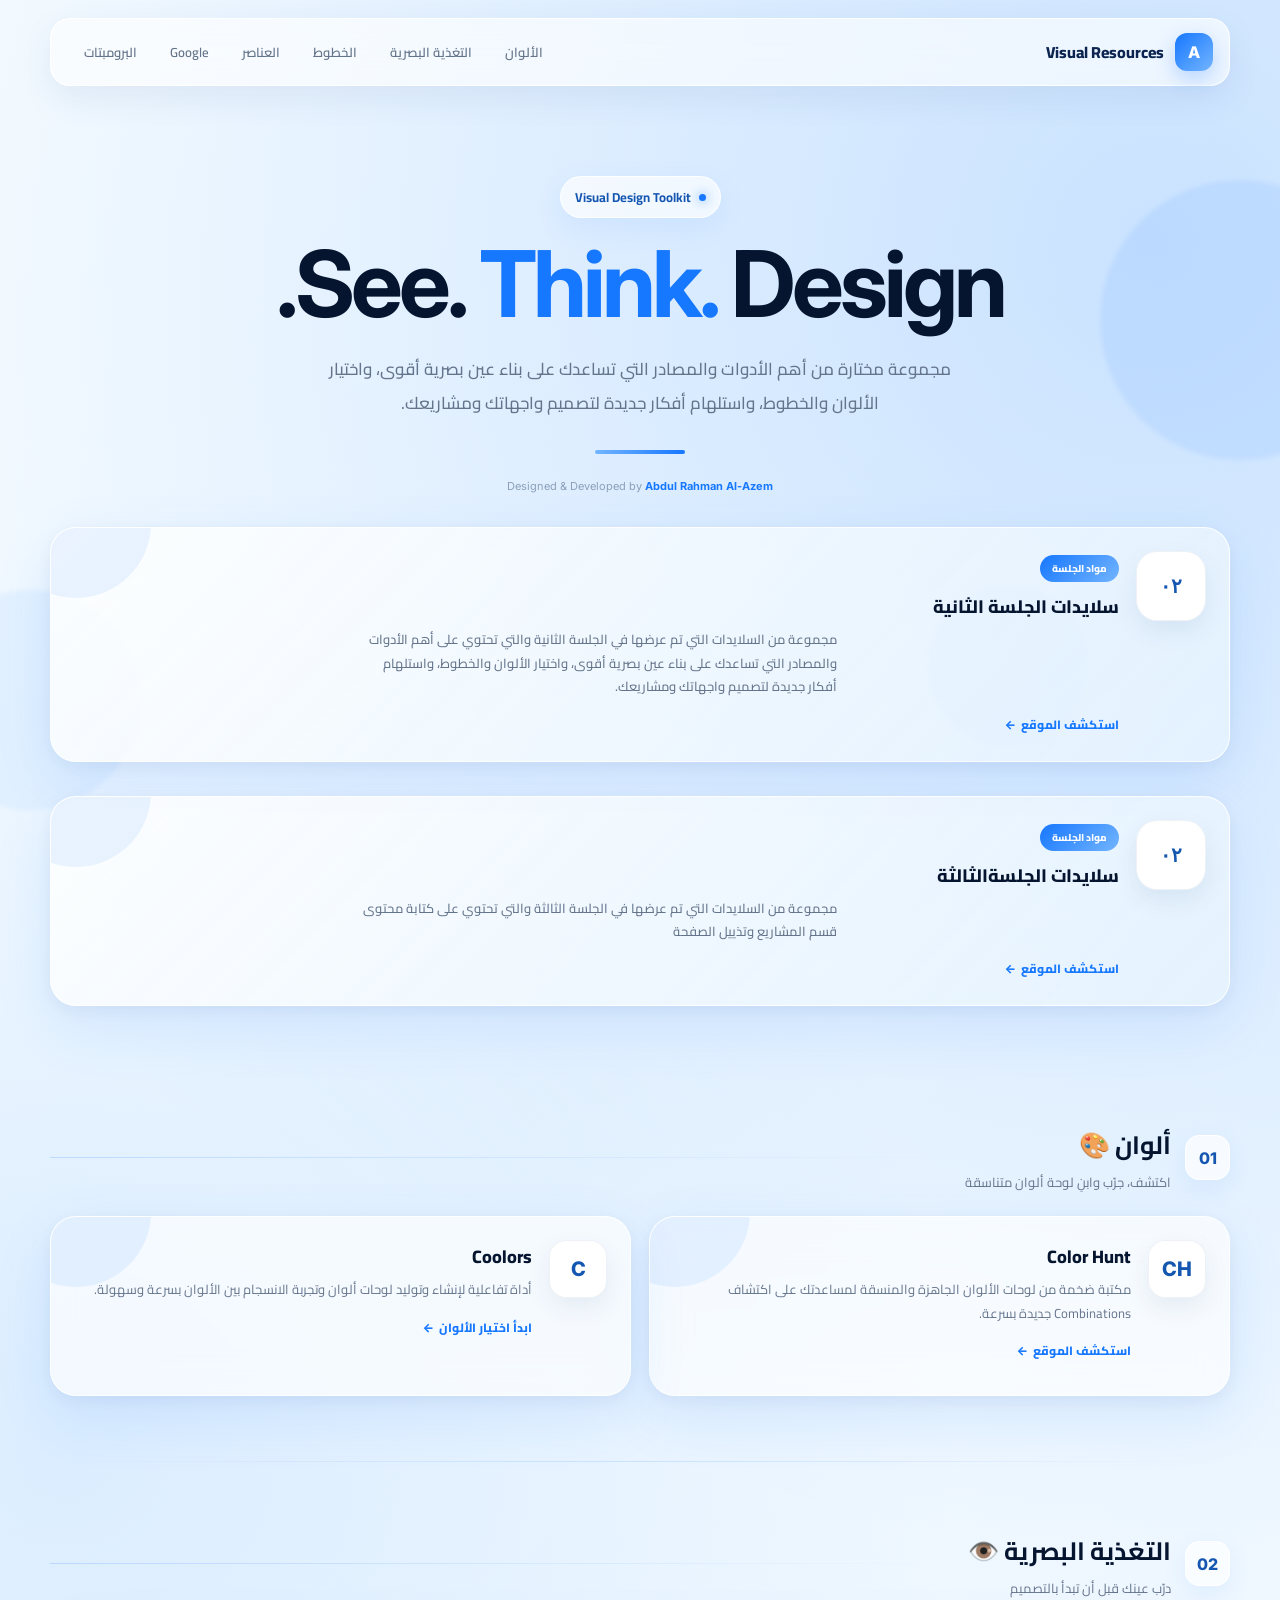
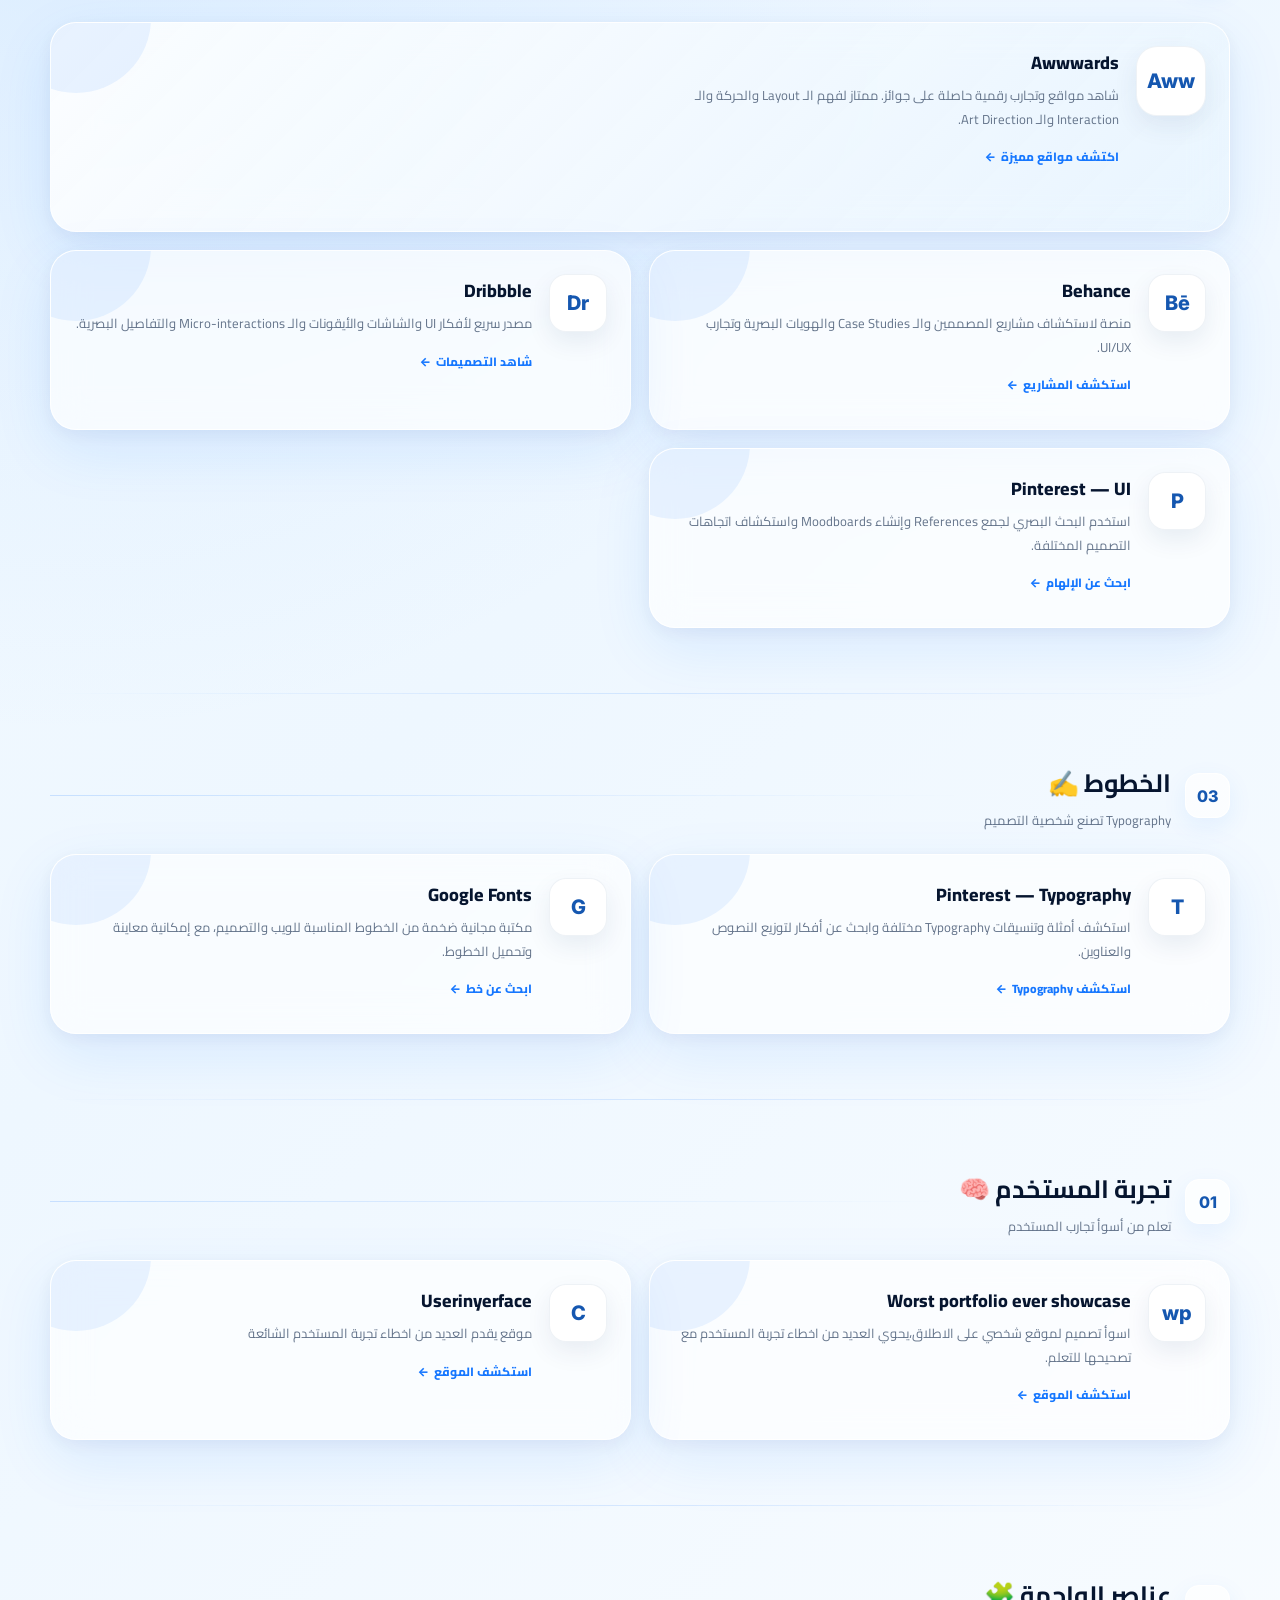
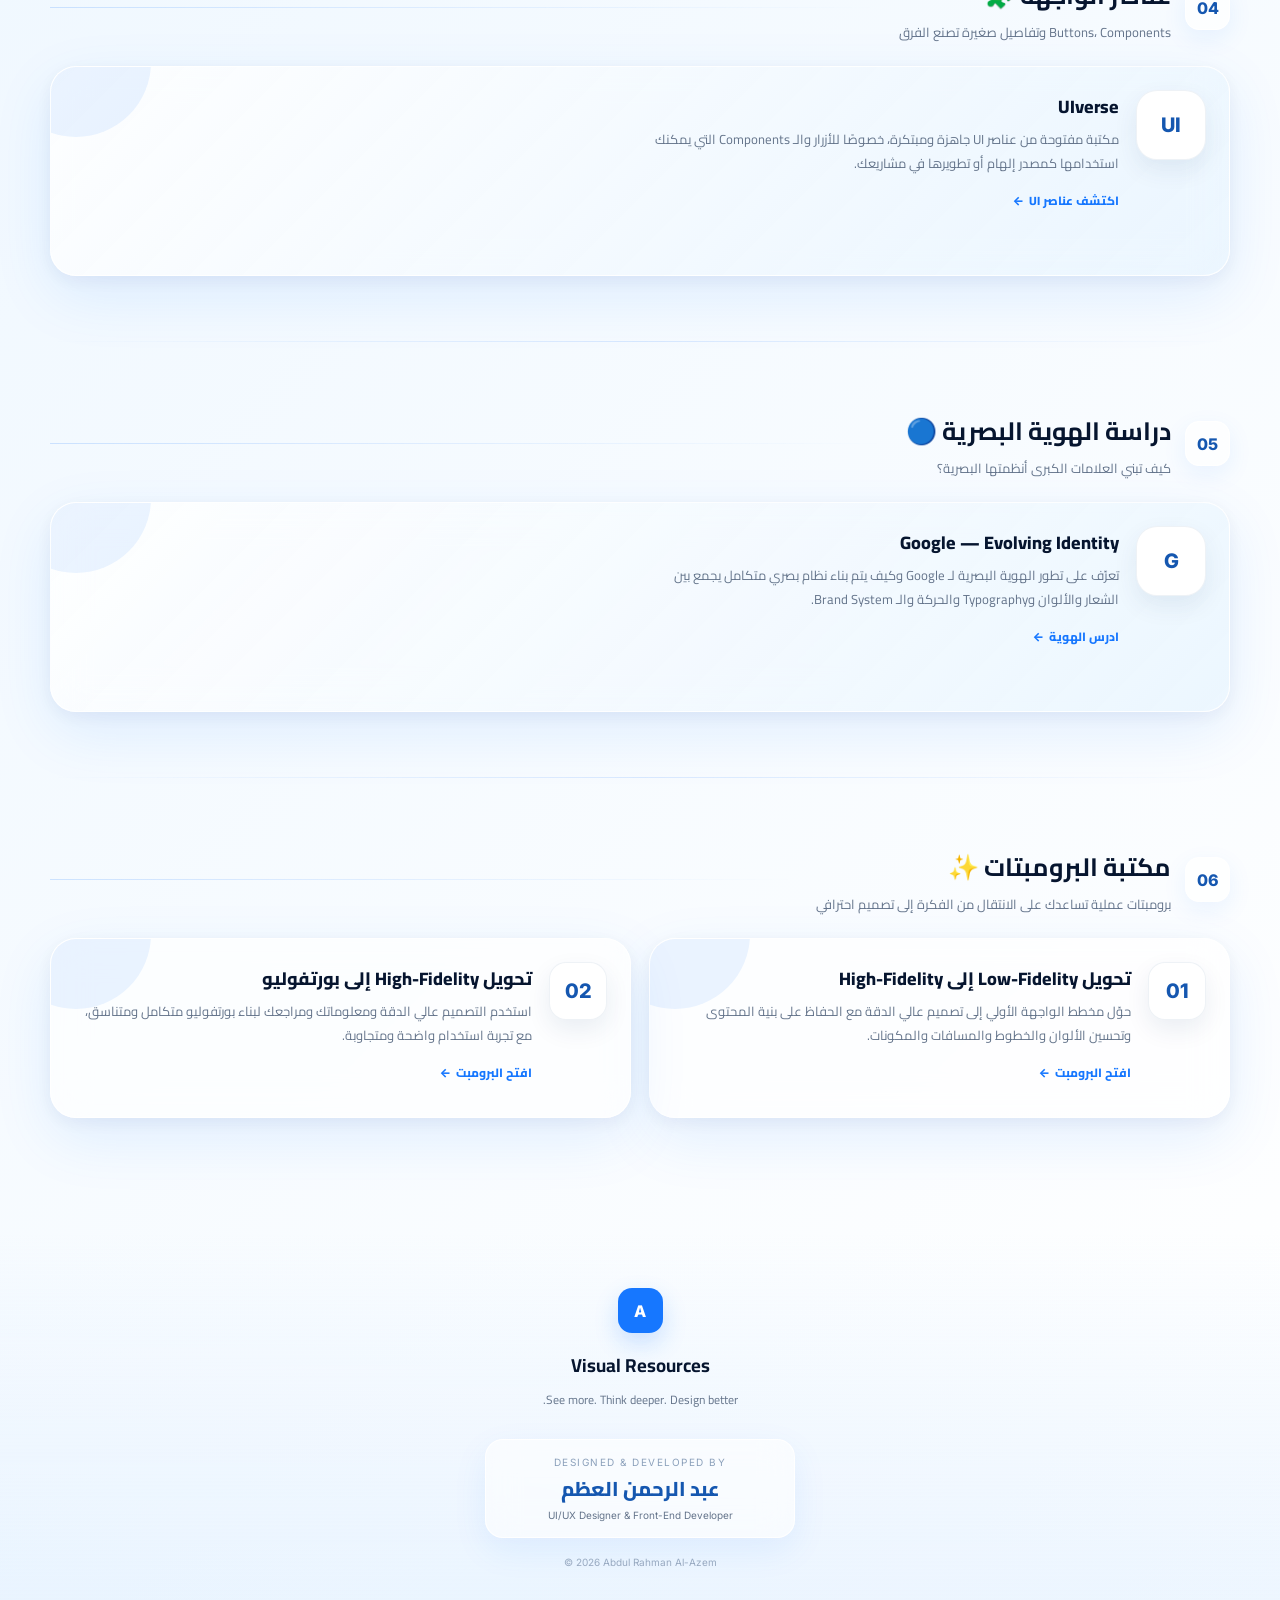
<file: index.html>
<!doctype html>
<html lang="ar" dir="rtl">
  <head>
    <meta charset="UTF-8" />
    <meta name="viewport" content="width=device-width, initial-scale=1.0" />

    <title>Visual Resources — عبد الرحمن العظم</title>

    <!-- Google Fonts -->
    <link rel="preconnect" href="https://fonts.googleapis.com" />
    <link rel="preconnect" href="https://fonts.gstatic.com" crossorigin />

    <link
      href="https://fonts.googleapis.com/css2?family=Cairo:wght@400;500;600;700;800&family=Inter:wght@400;500;600;700;800&display=swap"
      rel="stylesheet"
    />

    <style>
      /* =========================================
       ROOT
    ========================================= */

      :root {
        --blue-950: #06152f;
        --blue-900: #0b2450;
        --blue-800: #103b78;
        --blue-700: #1557b0;
        --blue-600: #1677ff;
        --blue-500: #3b91ff;
        --blue-400: #73b5ff;
        --blue-300: #a9d3ff;
        --blue-200: #d9ecff;
        --blue-100: #edf7ff;

        --white: #ffffff;

        --text: #10213d;
        --muted: #64748b;

        --glass: rgba(255, 255, 255, 0.64);
        --glass-strong: rgba(255, 255, 255, 0.78);
        --glass-border: rgba(255, 255, 255, 0.85);

        --shadow:
          0 20px 60px rgba(22, 119, 255, 0.1),
          0 5px 20px rgba(15, 53, 105, 0.06);

        --radius: 26px;
      }

      /* =========================================
       RESET
    ========================================= */

      * {
        margin: 0;
        padding: 0;
        box-sizing: border-box;
      }

      html {
        scroll-behavior: smooth;
      }

      body {
        font-family: "Cairo", sans-serif;
        color: var(--text);
        min-height: 100vh;
        overflow-x: hidden;

        background:
          radial-gradient(
            circle at 90% 5%,
            rgba(58, 145, 255, 0.22),
            transparent 28%
          ),
          radial-gradient(
            circle at 5% 30%,
            rgba(115, 181, 255, 0.18),
            transparent 25%
          ),
          linear-gradient(135deg, #f7fcff 0%, #eef7ff 45%, #ffffff 100%);
      }

      a {
        color: inherit;
      }

      /* =========================================
       BACKGROUND ORBS
    ========================================= */

      .bg-orb {
        position: fixed;
        border-radius: 50%;
        pointer-events: none;
        z-index: -1;
        filter: blur(2px);
      }

      .orb-1 {
        width: 280px;
        height: 280px;
        background: rgba(22, 119, 255, 0.08);
        top: 20%;
        right: -100px;
      }

      .orb-2 {
        width: 220px;
        height: 220px;
        background: rgba(115, 181, 255, 0.1);
        bottom: 10%;
        left: -80px;
      }

      .orb-3 {
        width: 160px;
        height: 160px;
        background: rgba(22, 119, 255, 0.05);
        top: 65%;
        right: 15%;
      }

      /* =========================================
       CONTAINER
    ========================================= */

      .container {
        width: min(1180px, calc(100% - 40px));
        margin: auto;
      }

      /* =========================================
       NAVBAR
    ========================================= */

      nav {
        position: sticky;
        top: 18px;
        z-index: 100;

        width: min(1180px, calc(100% - 40px));
        margin: 18px auto 0;

        display: flex;
        align-items: center;
        justify-content: space-between;

        padding: 12px 16px 12px 20px;

        background: rgba(255, 255, 255, 0.62);

        backdrop-filter: blur(20px);
        -webkit-backdrop-filter: blur(20px);

        border: 1px solid rgba(255, 255, 255, 0.9);
        border-radius: 20px;

        box-shadow: 0 12px 35px rgba(20, 70, 130, 0.08);
      }

      .brand {
        display: flex;
        align-items: center;
        gap: 11px;

        font-weight: 800;
        color: var(--blue-900);
      }

      .brand-mark {
        width: 38px;
        height: 38px;

        display: grid;
        place-items: center;

        border-radius: 12px;

        color: white;

        font-family: Inter, sans-serif;
        font-weight: 800;

        background: linear-gradient(135deg, var(--blue-600), var(--blue-400));

        box-shadow: 0 8px 20px rgba(22, 119, 255, 0.25);
      }

      .nav-links {
        display: flex;
        gap: 7px;
        direction: rtl;
      }

      .nav-links a {
        text-decoration: none;

        color: var(--muted);

        font-size: 13px;
        font-weight: 600;

        padding: 9px 13px;

        border-radius: 12px;

        transition: 0.25s ease;
      }

      .nav-links a:hover {
        background: white;
        color: var(--blue-600);

        transform: translateY(-1px);
      }

      .nav-toggle {
        display: none;

        flex-direction: column;

        justify-content: center;
        align-items: center;

        gap: 5px;

        width: 40px;
        height: 40px;

        border: none;
        border-radius: 12px;

        background: rgba(255, 255, 255, 0.7);

        cursor: pointer;

        transition: 0.25s ease;
      }

      .nav-toggle:hover {
        background: white;
      }

      .nav-toggle span {
        display: block;

        width: 20px;
        height: 2px;

        border-radius: 2px;

        background: var(--blue-700);

        transition: 0.3s ease;
      }

      .nav-toggle.active span:nth-child(1) {
        transform: translateY(7px) rotate(45deg);
      }

      .nav-toggle.active span:nth-child(2) {
        opacity: 0;
      }

      .nav-toggle.active span:nth-child(3) {
        transform: translateY(-7px) rotate(-45deg);
      }

      /* =========================================
       HERO
    ========================================= */

      .hero {
        min-height: 500px;

        display: flex;
        align-items: center;
        justify-content: center;

        text-align: center;

        padding: 90px 0 70px;

        position: relative;
      }

      .hero-content {
        animation: heroIn 0.8s ease both;
      }

      .hero-badge {
        display: inline-flex;
        align-items: center;
        gap: 8px;

        padding: 8px 14px;

        border-radius: 999px;

        background: rgba(255, 255, 255, 0.65);

        border: 1px solid rgba(255, 255, 255, 0.9);

        color: var(--blue-700);

        font-size: 13px;
        font-weight: 700;

        box-shadow: 0 10px 30px rgba(22, 119, 255, 0.08);

        margin-bottom: 22px;

        animation: float 4s ease-in-out infinite;
      }

      .badge-dot {
        width: 7px;
        height: 7px;

        border-radius: 50%;

        background: var(--blue-600);

        box-shadow: 0 0 12px var(--blue-500);
      }

      .hero h1 {
        font-family: Inter, "Cairo", sans-serif;

        font-size: clamp(48px, 8vw, 92px);

        line-height: 0.95;

        letter-spacing: -4px;

        color: var(--blue-950);

        margin-bottom: 25px;
      }

      .hero h1 span {
        color: var(--blue-600);
      }

      .hero p {
        max-width: 670px;

        margin: auto;

        color: var(--muted);

        font-size: 17px;

        line-height: 2;

        font-weight: 500;
      }

      .hero-line {
        width: 90px;
        height: 4px;

        border-radius: 20px;

        background: linear-gradient(90deg, var(--blue-400), var(--blue-600));

        margin: 30px auto 0;
      }

      .creator-note {
        margin-top: 25px;

        font-family: Inter, "Cairo", sans-serif;

        font-size: 11px;

        color: #8ba0b9;

        direction: ltr;
      }

      .creator-note strong {
        color: var(--blue-600);
        font-weight: 700;
      }

      /* =========================================
       SECTIONS
    ========================================= */

      .resource-section {
        padding: 45px 0;
        scroll-margin-top: 110px;
      }

      .section-heading {
        display: flex;
        align-items: center;

        gap: 20px;

        margin-bottom: 22px;
      }

      .heading-main {
        display: flex;
        align-items: center;

        gap: 14px;
      }

      .section-number {
        width: 45px;
        height: 45px;

        flex-shrink: 0;

        display: grid;
        place-items: center;

        border-radius: 14px;

        color: var(--blue-700);

        background: rgba(255, 255, 255, 0.7);

        border: 1px solid white;

        font-family: Inter, sans-serif;

        font-weight: 800;

        box-shadow: 0 8px 25px rgba(22, 119, 255, 0.08);
      }

      .section-heading h2 {
        font-size: 25px;

        color: var(--blue-950);
      }

      .section-heading p {
        color: var(--muted);

        font-size: 13px;

        margin-top: 2px;
      }

      .section-line {
        height: 1px;

        flex: 1;

        background: linear-gradient(
          90deg,
          rgba(22, 119, 255, 0.18),
          transparent
        );
      }

      /* =========================================
       CARDS
    ========================================= */

      .cards {
        display: grid;

        grid-template-columns: repeat(2, 1fr);

        gap: 18px;
      }

      .card {
        position: relative;

        overflow: hidden;

        min-height: 180px;

        padding: 23px;

        display: flex;

        align-items: flex-start;

        gap: 17px;

        text-decoration: none;

        color: inherit;

        background: var(--glass);

        backdrop-filter: blur(18px);
        -webkit-backdrop-filter: blur(18px);

        border: 1px solid var(--glass-border);

        border-radius: var(--radius);

        box-shadow: var(--shadow);

        transition:
          transform 0.3s ease,
          box-shadow 0.3s ease,
          border-color 0.3s ease;
      }

      .card::before {
        content: "";

        position: absolute;

        width: 150px;
        height: 150px;

        border-radius: 50%;

        background: rgba(22, 119, 255, 0.08);

        top: -80px;
        left: -50px;

        transition: 0.4s ease;
      }

      .card::after {
        content: "";

        position: absolute;

        width: 1px;
        height: 100%;

        top: 0;
        right: 0;

        background: linear-gradient(
          transparent,
          rgba(22, 119, 255, 0.18),
          transparent
        );

        opacity: 0;

        transition: 0.3s ease;
      }

      .card:hover {
        transform: translateY(-7px);

        border-color: rgba(22, 119, 255, 0.22);

        box-shadow:
          0 25px 60px rgba(22, 119, 255, 0.15),
          0 10px 30px rgba(15, 53, 105, 0.07);
      }

      .card:hover::before {
        transform: scale(2.2);

        background: rgba(22, 119, 255, 0.05);
      }

      .card:hover::after {
        opacity: 1;
      }

      /* =========================================
       LOGO
    ========================================= */

      .logo {
        width: 58px;
        height: 58px;

        flex-shrink: 0;

        display: grid;
        place-items: center;

        background: white;

        border: 1px solid rgba(20, 70, 130, 0.07);

        border-radius: 17px;

        box-shadow: 0 10px 25px rgba(15, 53, 105, 0.08);

        position: relative;

        z-index: 1;

        font-family: Inter, sans-serif;

        font-size: 20px;

        font-weight: 800;

        color: var(--blue-700);
      }

      .logo img {
        width: 36px;
        height: 36px;

        object-fit: contain;
      }

      /* =========================================
       CARD CONTENT
    ========================================= */

      .card-content {
        flex: 1;

        position: relative;

        z-index: 1;
      }

      .card h3 {
        font-size: 18px;

        color: var(--blue-950);

        margin-bottom: 5px;

        font-weight: 800;
      }

      .card p {
        color: var(--muted);

        font-size: 13px;

        line-height: 1.8;

        max-width: 480px;
      }

      .visit {
        display: inline-flex;

        align-items: center;

        gap: 5px;

        margin-top: 14px;

        color: var(--blue-600);

        font-size: 12px;

        font-weight: 800;

        transition: 0.25s ease;
      }

      .card:hover .visit {
        gap: 10px;
      }

      .arrow {
        display: inline-block;

        font-family: Inter, sans-serif;

        direction: ltr;

        /* Mirrors the glyph so it points toward the RTL reading
         direction (left) instead of away from it (right). */
        transform: scaleX(-1);

        transition: transform 0.25s ease;
      }

      .card:hover .arrow {
        transform: scaleX(-1) translateX(-4px);
      }

      /* =========================================
       FEATURED CARD
    ========================================= */

      .featured {
        grid-column: 1 / -1;

        min-height: 210px;

        background: linear-gradient(
          135deg,
          rgba(255, 255, 255, 0.85),
          rgba(231, 244, 255, 0.75)
        );
      }

      .featured .logo {
        width: 70px;
        height: 70px;

        border-radius: 21px;
      }

      .featured .logo img {
        width: 42px;
        height: 42px;
      }

      .hero-cta {
        margin-top: 34px;

        text-align: right;
      }

      .cta-badge {
        display: inline-block;

        margin-bottom: 8px;

        padding: 4px 12px;

        border-radius: 999px;

        background: linear-gradient(135deg, var(--blue-600), var(--blue-400));

        color: white;

        font-size: 10px;
        font-weight: 800;
      }

      /* =========================================
       DIVIDER
    ========================================= */

      .divider {
        height: 1px;

        margin: 20px 0;

        background: linear-gradient(
          90deg,
          transparent,
          rgba(22, 119, 255, 0.14),
          transparent
        );
      }

      /* =========================================
       FOOTER
    ========================================= */

      footer {
        margin-top: 70px;

        padding: 55px 0 35px;

        background: linear-gradient(
          180deg,
          transparent,
          rgba(210, 232, 255, 0.4)
        );

        text-align: center;
      }

      .footer-logo {
        width: 45px;
        height: 45px;

        margin: 0 auto 15px;

        display: grid;
        place-items: center;

        border-radius: 14px;

        background: var(--blue-600);

        color: white;

        font-family: Inter, sans-serif;

        font-weight: 800;

        box-shadow: 0 10px 25px rgba(22, 119, 255, 0.2);
      }

      footer h3 {
        color: var(--blue-950);

        margin-bottom: 5px;
      }

      footer > .container > p {
        color: var(--muted);

        font-size: 12px;
      }

      /* =========================================
       DEVELOPER CREDIT
    ========================================= */

      .developer-credit {
        margin: 28px auto 0;

        width: fit-content;

        min-width: 310px;

        padding: 16px 28px;

        display: flex;

        flex-direction: column;

        align-items: center;

        gap: 2px;

        background: rgba(255, 255, 255, 0.58);

        backdrop-filter: blur(16px);
        -webkit-backdrop-filter: blur(16px);

        border: 1px solid rgba(255, 255, 255, 0.9);

        border-radius: 18px;

        box-shadow: 0 12px 35px rgba(22, 119, 255, 0.08);

        transition: 0.3s ease;
      }

      .developer-credit:hover {
        transform: translateY(-4px);

        box-shadow: 0 18px 45px rgba(22, 119, 255, 0.13);
      }

      .credit-label {
        font-family: Inter, "Cairo", sans-serif;

        font-size: 10px;

        text-transform: uppercase;

        letter-spacing: 1.5px;

        color: #8ba0bb;

        direction: ltr;
      }

      .developer-credit strong {
        font-size: 20px;

        font-weight: 800;

        color: var(--blue-700);
      }

      .credit-role {
        font-family: Inter, "Cairo", sans-serif;

        font-size: 10px;

        color: var(--muted);

        direction: ltr;
      }

      .signature {
        margin-top: 18px;

        font-family: Inter, sans-serif;

        font-size: 10px;

        color: #9aabc0;

        direction: ltr;
      }

      /* =========================================
       SCROLLBAR
    ========================================= */

      ::-webkit-scrollbar {
        width: 8px;
      }

      ::-webkit-scrollbar-track {
        background: #eef7ff;
      }

      ::-webkit-scrollbar-thumb {
        background: linear-gradient(var(--blue-400), var(--blue-600));

        border-radius: 20px;
      }

      /* =========================================
       ACCESSIBILITY
    ========================================= */

      a:focus-visible,
      button:focus-visible {
        outline: 2px solid var(--blue-600);
        outline-offset: 3px;
        border-radius: 8px;
      }

      @media (prefers-reduced-motion: reduce) {
        html {
          scroll-behavior: auto;
        }

        *,
        *::before,
        *::after {
          animation-duration: 0.01ms !important;
          animation-iteration-count: 1 !important;
          transition-duration: 0.01ms !important;
        }
      }

      /* =========================================
       ANIMATIONS
    ========================================= */

      @keyframes float {
        0%,
        100% {
          transform: translateY(0);
        }

        50% {
          transform: translateY(-5px);
        }
      }

      @keyframes heroIn {
        from {
          opacity: 0;
          transform: translateY(20px);
        }

        to {
          opacity: 1;
          transform: translateY(0);
        }
      }

      /* =========================================
       RESPONSIVE
    ========================================= */

      @media (max-width: 750px) {
        .container {
          width: min(100% - 26px, 600px);
        }

        nav {
          width: calc(100% - 26px);
        }

        .nav-toggle {
          display: flex;
        }

        .nav-links {
          display: flex;
          flex-direction: column;

          position: absolute;
          top: calc(100% + 10px);
          left: 16px;
          right: 16px;

          padding: 10px;

          background: rgba(255, 255, 255, 0.94);

          backdrop-filter: blur(20px);
          -webkit-backdrop-filter: blur(20px);

          border: 1px solid rgba(255, 255, 255, 0.9);
          border-radius: 16px;

          box-shadow: 0 20px 45px rgba(20, 70, 130, 0.16);

          opacity: 0;
          visibility: hidden;
          transform: translateY(-8px);

          transition: 0.25s ease;

          pointer-events: none;
        }

        .nav-links.open {
          opacity: 1;
          visibility: visible;
          transform: translateY(0);

          pointer-events: auto;
        }

        .nav-links a {
          text-align: center;
          padding: 12px 14px;
        }

        .hero {
          min-height: 430px;

          padding: 70px 0 50px;
        }

        .hero h1 {
          font-size: 54px;

          letter-spacing: -2px;
        }

        .hero p {
          font-size: 14px;
        }

        .creator-note {
          font-size: 10px;
        }

        .cards {
          grid-template-columns: 1fr;
        }

        .featured {
          grid-column: auto;
        }

        .section-line {
          display: none;
        }

        .section-heading {
          margin-bottom: 16px;
        }

        .section-heading h2 {
          font-size: 21px;
        }

        .card {
          padding: 19px;
        }

        .developer-credit {
          min-width: 0;
          width: 100%;
        }
      }

      /* =========================================
       VERY SMALL SCREENS
    ========================================= */

      @media (max-width: 420px) {
        .hero h1 {
          font-size: 45px;
        }

        .hero p {
          font-size: 13px;
        }

        .card {
          gap: 12px;
        }

        .logo {
          width: 50px;
          height: 50px;
        }

        .card h3 {
          font-size: 16px;
        }

        .card p {
          font-size: 12px;
        }
      }
    </style>
  </head>

  <body>
    <!-- =========================================
       BACKGROUND
  ========================================= -->

    <div class="bg-orb orb-1"></div>
    <div class="bg-orb orb-2"></div>
    <div class="bg-orb orb-3"></div>

    <!-- =========================================
       NAVBAR
  ========================================= -->

    <nav>
      <div class="brand">
        <div class="brand-mark">A</div>

        <span> Visual Resources </span>
      </div>

      <button
        class="nav-toggle"
        id="navToggle"
        type="button"
        aria-expanded="false"
        aria-controls="navLinks"
        aria-label="فتح قائمة التنقل"
      >
        <span></span>
        <span></span>
        <span></span>
      </button>

      <div class="nav-links" id="navLinks">
        <a href="#colors"> الألوان </a>

        <a href="#inspiration"> التغذية البصرية </a>

        <a href="#fonts"> الخطوط </a>

        <a href="#elements"> العناصر </a>

        <a href="#google"> Google </a>

         <a href="#prompts"> البرومبتات </a>
      </div>
    </nav>

    <!-- =========================================
       HERO
  ========================================= -->

    <header class="hero">
      <div class="container">
        <div class="hero-content">
          <div class="hero-badge">
            <span class="badge-dot"></span>

            Visual Design Toolkit
          </div>

          <h1>
            See.
            <span>Think.</span>
            Design.
          </h1>

          <p>
            مجموعة مختارة من أهم الأدوات والمصادر التي تساعدك على بناء عين بصرية
            أقوى، واختيار الألوان والخطوط، واستلهام أفكار جديدة لتصميم واجهاتك
            ومشاريعك.
          </p>

          <div class="hero-line"></div>

          <div class="creator-note">
            Designed & Developed by
            <strong>Abdul Rahman Al-Azem</strong>
          </div>

          <a
            class="card featured hero-cta"
            href="slides.html"
            target="_blank"
            rel="noopener noreferrer"
          >
            <div class="logo">٠٢</div>

            <div class="card-content">
              <span class="cta-badge"> مواد الجلسة </span>

              <h3>سلايدات الجلسة الثانية</h3>

              <p>
                مجموعة من السلايدات التي تم عرضها في الجلسة الثانية والتي تحتوي
                على أهم الأدوات والمصادر التي تساعدك على بناء عين بصرية أقوى،
                واختيار الألوان والخطوط، واستلهام أفكار جديدة لتصميم واجهاتك
                ومشاريعك.
              </p>

              <div class="visit">
                استكشف الموقع

                <span class="arrow"> → </span>
              </div>
            </div>
          </a>

          <a
            class="card featured hero-cta"
            href="slides3.html"
            target="_blank"
            rel="noopener noreferrer"
          >
            <div class="logo">٠٢</div>

            <div class="card-content">
              <span class="cta-badge"> مواد الجلسة </span>

              <h3>سلايدات الجلسةالثالثة</h3>

              <p>
                مجموعة من السلايدات التي تم عرضها في الجلسة الثالثة والتي تحتوي
                على كتابة محتوى قسم المشاريع وتذييل الصفحة
              </p>

              <div class="visit">
                استكشف الموقع

                <span class="arrow"> → </span>
              </div>
            </div>
          </a>
        </div>
      </div>
    </header>

    <!-- =========================================
       MAIN
  ========================================= -->

    <main class="container">
      <!-- =======================================
         COLORS
    ======================================== -->

      <section class="resource-section" id="colors">
        <div class="section-heading">
          <div class="heading-main">
            <div class="section-number">01</div>

            <div>
              <h2>ألوان 🎨</h2>

              <p>اكتشف، جرّب وابنِ لوحة ألوان متناسقة</p>
            </div>
          </div>

          <div class="section-line"></div>
        </div>

        <div class="cards">
          <!-- COLOR HUNT -->

          <a
            class="card"
            href="https://colorhunt.co/"
            target="_blank"
            rel="noopener noreferrer"
          >
            <div class="logo">CH</div>

            <div class="card-content">
              <h3>Color Hunt</h3>

              <p>
                مكتبة ضخمة من لوحات الألوان الجاهزة والمنسقة لمساعدتك على اكتشاف
                Combinations جديدة بسرعة.
              </p>

              <div class="visit">
                استكشف الموقع

                <span class="arrow"> → </span>
              </div>
            </div>
          </a>

          <!-- COOLORS -->

          <a
            class="card"
            href="https://coolors.co/"
            target="_blank"
            rel="noopener noreferrer"
          >
            <div class="logo">C</div>

            <div class="card-content">
              <h3>Coolors</h3>

              <p>
                أداة تفاعلية لإنشاء وتوليد لوحات ألوان وتجربة الانسجام بين
                الألوان بسرعة وسهولة.
              </p>

              <div class="visit">
                ابدأ اختيار الألوان

                <span class="arrow"> → </span>
              </div>
            </div>
          </a>
        </div>
      </section>

      <div class="divider"></div>

      <!-- =======================================
         VISUAL INSPIRATION
    ======================================== -->

      <section class="resource-section" id="inspiration">
        <div class="section-heading">
          <div class="heading-main">
            <div class="section-number">02</div>

            <div>
              <h2>التغذية البصرية 👁️</h2>

              <p>درّب عينك قبل أن تبدأ بالتصميم</p>
            </div>
          </div>

          <div class="section-line"></div>
        </div>

        <div class="cards">
          <!-- AWWWARDS -->

          <a
            class="card featured"
            href="https://www.awwwards.com/"
            target="_blank"
            rel="noopener noreferrer"
          >
            <div class="logo">Aww</div>

            <div class="card-content">
              <h3>Awwwards</h3>

              <p>
                شاهد مواقع وتجارب رقمية حاصلة على جوائز. ممتاز لفهم الـ Layout
                والحركة والـ Interaction والـ Art Direction.
              </p>

              <div class="visit">
                اكتشف مواقع مميزة

                <span class="arrow"> → </span>
              </div>
            </div>
          </a>

          <!-- BEHANCE -->

          <a
            class="card"
            href="https://www.behance.net/"
            target="_blank"
            rel="noopener noreferrer"
          >
            <div class="logo">Bē</div>

            <div class="card-content">
              <h3>Behance</h3>

              <p>
                منصة لاستكشاف مشاريع المصممين والـ Case Studies والهويات البصرية
                وتجارب UI/UX.
              </p>

              <div class="visit">
                استكشف المشاريع

                <span class="arrow"> → </span>
              </div>
            </div>
          </a>

          <!-- DRIBBBLE -->

          <a
            class="card"
            href="https://dribbble.com/"
            target="_blank"
            rel="noopener noreferrer"
          >
            <div class="logo">Dr</div>

            <div class="card-content">
              <h3>Dribbble</h3>

              <p>
                مصدر سريع لأفكار UI والشاشات والأيقونات والـ Micro-interactions
                والتفاصيل البصرية.
              </p>

              <div class="visit">
                شاهد التصميمات

                <span class="arrow"> → </span>
              </div>
            </div>
          </a>

          <!-- PINTEREST UI -->

          <a
            class="card"
            href="https://www.pinterest.com/search/pins/?q=ui&rs=typed"
            target="_blank"
            rel="noopener noreferrer"
          >
            <div class="logo">P</div>

            <div class="card-content">
              <h3>Pinterest — UI</h3>

              <p>
                استخدم البحث البصري لجمع References وإنشاء Moodboards واستكشاف
                اتجاهات التصميم المختلفة.
              </p>

              <div class="visit">
                ابحث عن الإلهام

                <span class="arrow"> → </span>
              </div>
            </div>
          </a>
        </div>
      </section>

      <div class="divider"></div>

      <!-- =======================================
         FONTS
    ======================================== -->

      <section class="resource-section" id="fonts">
        <div class="section-heading">
          <div class="heading-main">
            <div class="section-number">03</div>

            <div>
              <h2>الخطوط ✍️</h2>

              <p>Typography تصنع شخصية التصميم</p>
            </div>
          </div>

          <div class="section-line"></div>
        </div>

        <div class="cards">
          <!-- PINTEREST TYPOGRAPHY -->

          <a
            class="card"
            href="https://www.pinterest.com/search/pins/?q=typography&rs=ac&len=7&source_id=ac_GVzsziET&eq=typogra&etslf=7912"
            target="_blank"
            rel="noopener noreferrer"
          >
            <div class="logo">T</div>

            <div class="card-content">
              <h3>Pinterest — Typography</h3>

              <p>
                استكشف أمثلة وتنسيقات Typography مختلفة وابحث عن أفكار لتوزيع
                النصوص والعناوين.
              </p>

              <div class="visit">
                استكشف Typography

                <span class="arrow"> → </span>
              </div>
            </div>
          </a>

          <!-- GOOGLE FONTS -->

          <a
            class="card"
            href="https://fonts.google.com/"
            target="_blank"
            rel="noopener noreferrer"
          >
            <div class="logo">G</div>

            <div class="card-content">
              <h3>Google Fonts</h3>

              <p>
                مكتبة مجانية ضخمة من الخطوط المناسبة للويب والتصميم، مع إمكانية
                معاينة وتحميل الخطوط.
              </p>

              <div class="visit">
                ابحث عن خط

                <span class="arrow"> → </span>
              </div>
            </div>
          </a>
        </div>
      </section>

      <div class="divider"></div>

      <!-- =======================================
         COLORS
    ======================================== -->

      <section class="resource-section" id="colors">
        <div class="section-heading">
          <div class="heading-main">
            <div class="section-number">01</div>

            <div>
              <h2>تجربة المستخدم 🧠</h2>

              <p>تعلم من أسوأ تجارب المستخدم</p>
            </div>
          </div>

          <div class="section-line"></div>
        </div>

        <div class="cards">
          <!-- WORST PORTFOLIO EVER SHOWCASE -->

          <a
            class="card"
            href="worst_portfolio_ever_showcase.html"
            target="_blank"
            rel="noopener noreferrer"
          >
            <div class="logo">wp</div>

            <div class="card-content">
              <h3>Worst portfolio ever showcase</h3>

              <p>
                اسوأ تصميم لموقع شخصي على الاطلاق،يحوي العديد من اخطاء تجربة المستخدم مع تصحيحها للتعلم.
              </p>

              <div class="visit">
                استكشف الموقع

                <span class="arrow"> → </span>
              </div>
            </div>
          </a>

          <!-- USERINYERFACE -->

          <a
            class="card"
            href="https://userinyerface.com/game.html"
            target="_blank"
            rel="noopener noreferrer"
          >
            <div class="logo">C</div>

            <div class="card-content">
              <h3>Userinyerface</h3>

              <p>
                 موقع يقدم العديد من اخطاء تجربة المستخدم الشائعة
              </p>

              <div class="visit">
                استكشف الموقع

                <span class="arrow"> → </span>
              </div>
            </div>
          </a>
        </div>
      </section>

      <div class="divider"></div>

      <!-- =======================================
         UI ELEMENTS
    ======================================== -->

      <section class="resource-section" id="elements">
        <div class="section-heading">
          <div class="heading-main">
            <div class="section-number">04</div>

            <div>
              <h2>عناصر الواجهة 🧩</h2>

              <p>Buttons، Components وتفاصيل صغيرة تصنع الفرق</p>
            </div>
          </div>

          <div class="section-line"></div>
        </div>

        <div class="cards">
          <!-- UIVERSE -->

          <a
            class="card featured"
            href="https://uiverse.io/buttons"
            target="_blank"
            rel="noopener noreferrer"
          >
            <div class="logo">UI</div>

            <div class="card-content">
              <h3>UIverse</h3>

              <p>
                مكتبة مفتوحة من عناصر UI جاهزة ومبتكرة، خصوصًا للأزرار والـ
                Components التي يمكنك استخدامها كمصدر إلهام أو تطويرها في
                مشاريعك.
              </p>

              <div class="visit">
                اكتشف عناصر UI

                <span class="arrow"> → </span>
              </div>
            </div>
          </a>
        </div>
      </section>

      <div class="divider"></div>

      <!-- =======================================
         GOOGLE VISUAL IDENTITY
    ======================================== -->

      <section class="resource-section" id="google">
        <div class="section-heading">
          <div class="heading-main">
            <div class="section-number">05</div>

            <div>
              <h2>دراسة الهوية البصرية 🔵</h2>

              <p>كيف تبني العلامات الكبرى أنظمتها البصرية؟</p>
            </div>
          </div>

          <div class="section-line"></div>
        </div>

        <div class="cards">
          <!-- GOOGLE -->

          <a
            class="card featured"
            href="https://design.google/library/evolving-google-identity"
            target="_blank"
            rel="noopener noreferrer"
          >
            <div class="logo">G</div>

            <div class="card-content">
              <h3>Google — Evolving Identity</h3>

              <p>
                تعرّف على تطور الهوية البصرية لـ Google وكيف يتم بناء نظام بصري
                متكامل يجمع بين الشعار والألوان وTypography والحركة والـ Brand
                System.
              </p>

              <div class="visit">
                ادرس الهوية

                <span class="arrow"> → </span>
              </div>
            </div>
          </a>
        </div>
      </section>

      <div class="divider"></div>

      <!-- =======================================
         PROMPT LIBRARY
      ======================================== -->
      <section class="resource-section" id="prompts">
        <div class="section-heading">
          <div class="heading-main">
            <div class="section-number">06</div>
            <div>
              <h2>مكتبة البرومبتات ✨</h2>
              <p>برومبتات عملية تساعدك على الانتقال من الفكرة إلى تصميم احترافي</p>
            </div>
          </div>
          <div class="section-line"></div>
        </div>

        <div class="cards">
          <a class="card" href="prompt1.html">
            <div class="logo">01</div>
            <div class="card-content">
              <h3>تحويل Low-Fidelity إلى High-Fidelity</h3>
              <p>حوّل مخطط الواجهة الأولي إلى تصميم عالي الدقة مع الحفاظ على بنية المحتوى وتحسين الألوان والخطوط والمسافات والمكونات.</p>
              <div class="visit">افتح البرومبت <span class="arrow"> → </span></div>
            </div>
          </a>

          <a class="card" href="prompt2.html">
            <div class="logo">02</div>
            <div class="card-content">
              <h3>تحويل High-Fidelity إلى بورتفوليو</h3>
              <p>استخدم التصميم عالي الدقة ومعلوماتك ومراجعك لبناء بورتفوليو متكامل ومتناسق، مع تجربة استخدام واضحة ومتجاوبة.</p>
              <div class="visit">افتح البرومبت <span class="arrow"> → </span></div>
            </div>
          </a>
        </div>
      </section>

    </main>

    <!-- =========================================
       FOOTER
  ========================================= -->

    <footer>
      <div class="container">
        <div class="footer-logo">A</div>

        <h3>Visual Resources</h3>

        <p>See more. Think deeper. Design better.</p>

        <!-- DEVELOPER CREDIT -->

        <div class="developer-credit">
          <span class="credit-label"> Designed & Developed by </span>

          <strong> عبد الرحمن العظم </strong>

          <span class="credit-role">
            UI/UX Designer & Front-End Developer
          </span>
        </div>

        <div class="signature">© 2026 Abdul Rahman Al-Azem</div>
      </div>
    </footer>

    <script>
      (function () {
        var toggle = document.getElementById("navToggle");
        var links = document.getElementById("navLinks");

        if (!toggle || !links) return;

        function closeMenu() {
          links.classList.remove("open");
          toggle.classList.remove("active");
          toggle.setAttribute("aria-expanded", "false");
        }

        toggle.addEventListener("click", function () {
          var isOpen = links.classList.toggle("open");
          toggle.classList.toggle("active", isOpen);
          toggle.setAttribute("aria-expanded", String(isOpen));
        });

        links.querySelectorAll("a").forEach(function (link) {
          link.addEventListener("click", closeMenu);
        });

        document.addEventListener("click", function (event) {
          if (!event.target.closest("nav")) closeMenu();
        });
      })();
    </script>
  </body>
</html>
</file>
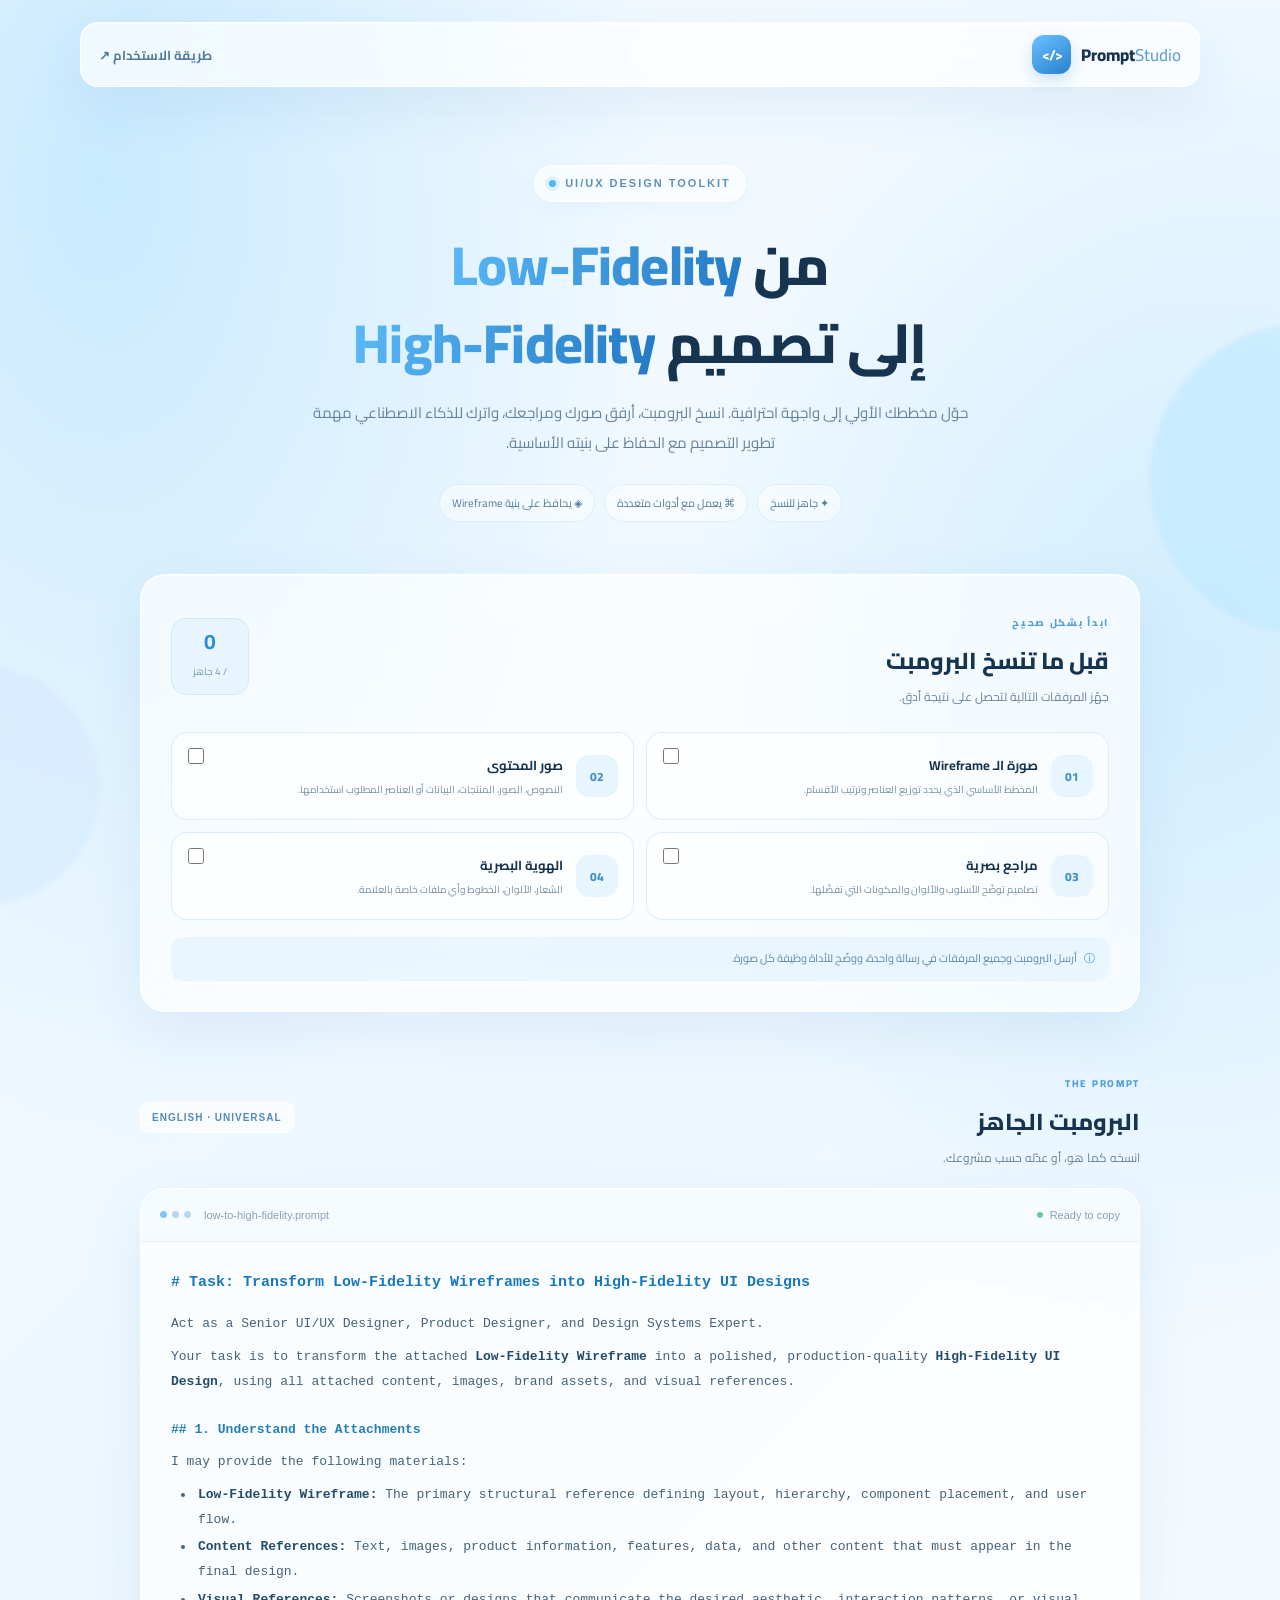
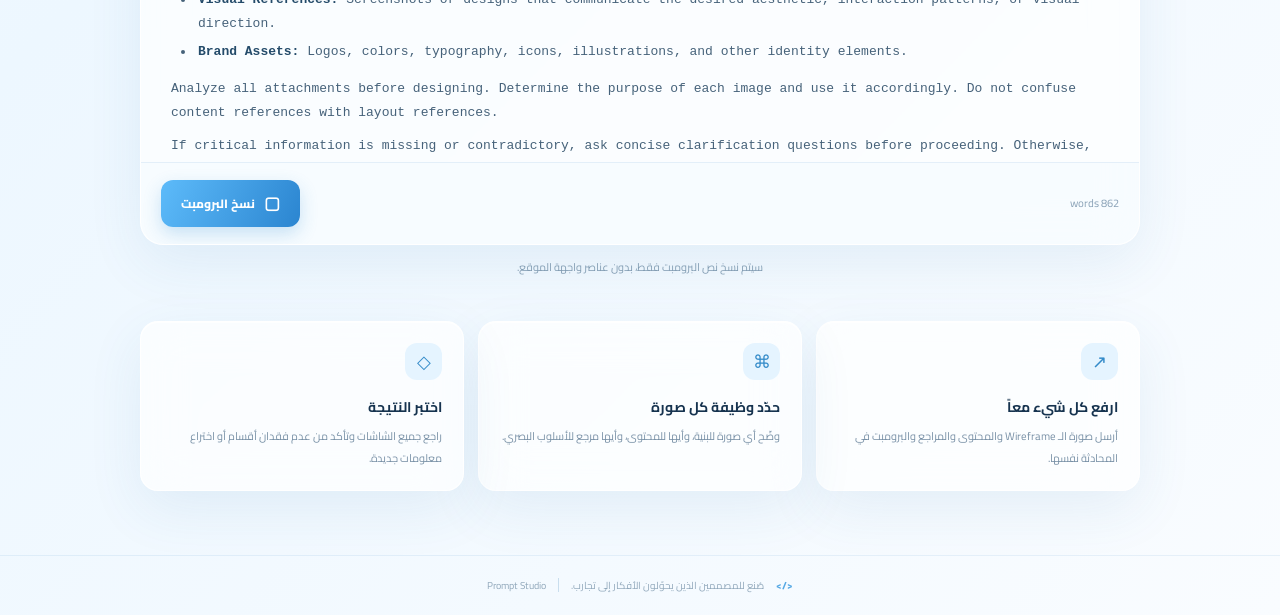
<file: prompt1.html>
<!doctype html>
<html lang="ar" dir="rtl">
  <head>
    <meta charset="UTF-8" />
    <meta name="viewport" content="width=device-width, initial-scale=1.0" />
    <meta name="theme-color" content="#eaf6ff" />
    <meta
      name="description"
      content="حوّل الـ Low-Fidelity Wireframe إلى تصميم High-Fidelity احترافي باستخدام برومبت جاهز للنسخ."
    />
    <title>Wireframe to High-Fidelity — Prompt Studio</title>
    <link rel="preconnect" href="https://fonts.googleapis.com" />
    <link rel="preconnect" href="https://fonts.gstatic.com" crossorigin />
    <link
      href="https://fonts.googleapis.com/css2?family=Cairo:wght@400;500;600;700;800&display=swap"
      rel="stylesheet"
    />
    <style>
      * {
        box-sizing: border-box;
      }
      :root {
        --ink: #16334f;
        --muted: #69839c;
        --blue: #3899e8;
        --blue-deep: #1976c9;
        --line: rgba(91, 157, 211, 0.19);
        --glass: rgba(255, 255, 255, 0.68);
        --shadow: 0 18px 55px rgba(49, 115, 169, 0.09);
      }
      html {
        scroll-behavior: smooth;
      }
      body {
        margin: 0;
        min-height: 100vh;
        color: var(--ink);
        background:
          radial-gradient(
            ellipse at 8% 8%,
            rgba(166, 220, 255, 0.56),
            transparent 34%
          ),
          radial-gradient(
            ellipse at 94% 30%,
            rgba(198, 234, 255, 0.72),
            transparent 31%
          ),
          linear-gradient(135deg, #f7fcff 0%, #edf7ff 48%, #f9fcff 100%);
        font-family: "Cairo", sans-serif;
        overflow-x: hidden;
      }
      button,
      a {
        font: inherit;
      }
      a {
        color: inherit;
        text-decoration: none;
      }
      .ambient {
        position: fixed;
        pointer-events: none;
        z-index: -1;
        border-radius: 50%;
        filter: blur(2px);
        opacity: 0.55;
      }
      .ambient-one {
        width: 310px;
        height: 310px;
        background: #bce7ff;
        top: 36%;
        right: -180px;
      }
      .ambient-two {
        width: 240px;
        height: 240px;
        background: #d2eaff;
        top: 74%;
        left: -140px;
      }
      .glass {
        background: var(--glass);
        border: 1px solid rgba(255, 255, 255, 0.88);
        box-shadow:
          var(--shadow),
          inset 0 1px 0 rgba(255, 255, 255, 0.8);
        backdrop-filter: blur(22px);
        -webkit-backdrop-filter: blur(22px);
      }
      .topbar {
        width: min(1120px, calc(100% - 40px));
        margin: 22px auto 0;
        padding: 12px 18px;
        border-radius: 18px;
        display: flex;
        align-items: center;
        justify-content: space-between;
      }
      .brand {
        display: inline-flex;
        align-items: center;
        gap: 10px;
        font-size: 17px;
        font-weight: 800;
        direction: ltr;
      }
      .brand-mark {
        display: grid;
        place-items: center;
        width: 39px;
        height: 39px;
        border-radius: 12px;
        color: white;
        background: linear-gradient(145deg, #69c2ff, #287fce);
        box-shadow: 0 6px 15px rgba(44, 139, 211, 0.24);
        font-size: 14px;
        letter-spacing: -1px;
      }
      .brand-light {
        color: #5a9fd8;
        font-weight: 500;
      }
      .top-link {
        color: #557c9e;
        font-size: 13px;
        font-weight: 700;
        transition: color 0.2s;
      }
      .top-link:hover {
        color: var(--blue-deep);
      }
      .container {
        width: min(1000px, calc(100% - 40px));
        margin: 0 auto;
      }
      .hero {
        text-align: center;
        padding: 78px 0 52px;
      }
      .eyebrow {
        display: inline-flex;
        align-items: center;
        gap: 9px;
        direction: ltr;
        font:
          700 11px/1.5 Arial,
          sans-serif;
        letter-spacing: 2px;
        color: #5b91bd;
        background: rgba(255, 255, 255, 0.58);
        border: 1px solid rgba(255, 255, 255, 0.9);
        padding: 9px 14px;
        border-radius: 99px;
        box-shadow: 0 5px 18px rgba(80, 150, 202, 0.06);
      }
      .pulse {
        width: 7px;
        height: 7px;
        background: #50b6f5;
        border-radius: 50%;
        box-shadow: 0 0 0 4px rgba(80, 182, 245, 0.14);
      }
      h1 {
        font-size: clamp(32px, 5.2vw, 55px);
        line-height: 1.42;
        letter-spacing: -0.8px;
        margin: 24px 0 16px;
        font-weight: 800;
      }
      .gradient-text {
        color: #338fd9;
        background: linear-gradient(100deg, #5bb9f7, #2379c4);
        -webkit-background-clip: text;
        background-clip: text;
        -webkit-text-fill-color: transparent;
      }
      .hero-copy {
        max-width: 660px;
        margin: 0 auto;
        color: #67829b;
        font-size: 15px;
        line-height: 2.05;
      }
      .hero-pills {
        display: flex;
        justify-content: center;
        flex-wrap: wrap;
        gap: 9px;
        margin-top: 25px;
      }
      .hero-pills span {
        font-size: 11px;
        color: #527b9c;
        padding: 8px 12px;
        border: 1px solid rgba(128, 183, 222, 0.2);
        border-radius: 99px;
        background: rgba(255, 255, 255, 0.47);
      }
      .workflow {
        border-radius: 25px;
        padding: 30px;
      }
      .section-heading,
      .prompt-title-row {
        display: flex;
        align-items: center;
        justify-content: space-between;
        gap: 20px;
      }
      .section-kicker {
        font-size: 10px;
        font-weight: 800;
        color: #559dd7;
        letter-spacing: 1.7px;
      }
      h2 {
        font-size: 23px;
        margin: 4px 0 3px;
        font-weight: 800;
      }
      .section-heading p,
      .prompt-title-row p {
        margin: 0;
        color: var(--muted);
        font-size: 12px;
      }
      .step-counter {
        min-width: 78px;
        padding: 10px 13px;
        border-radius: 15px;
        background: rgba(227, 243, 255, 0.75);
        border: 1px solid rgba(134, 194, 235, 0.25);
        text-align: center;
      }
      .step-counter strong {
        display: block;
        font-size: 21px;
        line-height: 1.2;
        color: #318ed3;
      }
      .step-counter span {
        color: #7795ae;
        font-size: 10px;
      }
      .checklist {
        display: grid;
        grid-template-columns: 1fr 1fr;
        gap: 12px;
        margin-top: 24px;
      }
      .check-item {
        position: relative;
        display: flex;
        gap: 13px;
        align-items: center;
        min-height: 88px;
        padding: 15px;
        border: 1px solid var(--line);
        border-radius: 16px;
        background: rgba(255, 255, 255, 0.54);
        cursor: pointer;
        transition: 0.2s ease;
      }
      .check-item:hover {
        border-color: rgba(67, 157, 222, 0.42);
        transform: translateY(-1px);
      }
      .check-item:has(input:checked) {
        background: rgba(225, 244, 255, 0.88);
        border-color: rgba(55, 151, 217, 0.4);
      }
      .check-item input {
        position: absolute;
        top: 12px;
        left: 12px;
        accent-color: #3298e2;
        width: 16px;
        height: 16px;
        cursor: pointer;
      }
      .check-icon {
        display: grid;
        place-items: center;
        flex: 0 0 42px;
        height: 42px;
        border-radius: 13px;
        color: #438ec5;
        background: #e7f5ff;
        font-size: 12px;
        font-weight: 800;
        direction: ltr;
      }
      .check-item:has(input:checked) .check-icon {
        color: white;
        background: linear-gradient(145deg, #69c5ff, #318bd2);
      }
      .check-text {
        display: flex;
        flex-direction: column;
        gap: 4px;
        padding-left: 12px;
      }
      .check-text strong {
        font-size: 13px;
      }
      .check-text small {
        color: #7790a7;
        font-size: 10px;
        line-height: 1.8;
      }
      .check-hint {
        margin-top: 17px;
        border-radius: 12px;
        padding: 12px 14px;
        background: rgba(225, 242, 255, 0.62);
        color: #6587a4;
        font-size: 11px;
        line-height: 1.8;
      }
      .check-hint span {
        color: #368fce;
        margin-left: 5px;
      }
      .prompt-section {
        padding-top: 54px;
      }
      .prompt-title-row {
        margin-bottom: 19px;
      }
      .language-tag {
        direction: ltr;
        color: #568ab6;
        font:
          700 10px Arial,
          sans-serif;
        letter-spacing: 1px;
        padding: 9px 11px;
        border-radius: 9px;
        background: rgba(255, 255, 255, 0.62);
        border: 1px solid rgba(255, 255, 255, 0.9);
        white-space: nowrap;
      }
      .prompt-card {
        border-radius: 23px;
        overflow: hidden;
      }
      .prompt-toolbar {
        height: 53px;
        display: flex;
        align-items: center;
        gap: 13px;
        padding: 0 19px;
        border-bottom: 1px solid rgba(112, 170, 211, 0.15);
        background: rgba(244, 250, 255, 0.7);
        color: #8aa2b7;
        font:
          11px Arial,
          sans-serif;
        direction: ltr;
      }
      .window-dots {
        display: flex;
        gap: 5px;
      }
      .window-dots i {
        width: 7px;
        height: 7px;
        border-radius: 50%;
        background: #b6d7ef;
      }
      .window-dots i:first-child {
        background: #7fc8f6;
      }
      .prompt-status {
        margin-left: auto;
        display: inline-flex;
        align-items: center;
        gap: 7px;
      }
      .prompt-status span {
        width: 6px;
        height: 6px;
        background: #6ac6a5;
        border-radius: 50%;
      }
      .prompt-content {
        padding: 27px 30px;
        max-height: 520px;
        overflow: auto;
        direction: ltr;
        text-align: left;
        color: #46627a;
        font:
          13px/1.9 ui-monospace,
          SFMono-Regular,
          Menlo,
          Consolas,
          monospace;
        scrollbar-width: thin;
        scrollbar-color: #b8d9ef transparent;
      }
      .prompt-content .prompt-intro {
        color: #1978bd;
        font-size: 15px;
        font-weight: 800;
        margin-bottom: 15px;
      }
      .prompt-content h3 {
        color: #247fb9;
        font-size: 13px;
        font-weight: 800;
        margin: 23px 0 8px;
      }
      .prompt-content p {
        margin: 8px 0;
      }
      .prompt-content ul,
      .prompt-content ol {
        padding-left: 24px;
        margin: 7px 0 12px;
      }
      .prompt-content li {
        padding-left: 3px;
        margin: 3px 0;
      }
      .prompt-content b {
        color: #244b6a;
      }
      .prompt-ending {
        padding: 13px 15px;
        background: #eaf6ff;
        border-left: 3px solid #62b6ed;
        border-radius: 5px;
      }
      .prompt-footer {
        display: flex;
        align-items: center;
        justify-content: space-between;
        gap: 12px;
        padding: 17px 20px;
        border-top: 1px solid rgba(112, 170, 211, 0.15);
        background: rgba(246, 251, 255, 0.72);
      }
      #word-count {
        font-size: 11px;
        color: #8aa2b7;
      }
      .copy-btn {
        border: 0;
        border-radius: 12px;
        padding: 12px 20px;
        color: white;
        cursor: pointer;
        background: linear-gradient(115deg, #5dbbfa, #2b85d0);
        box-shadow: 0 7px 18px rgba(44, 139, 211, 0.24);
        font-size: 12px;
        font-weight: 800;
        display: inline-flex;
        align-items: center;
        justify-content: center;
        gap: 9px;
        transition:
          transform 0.2s,
          box-shadow 0.2s;
      }
      .copy-btn:hover {
        transform: translateY(-2px);
        box-shadow: 0 10px 22px rgba(44, 139, 211, 0.3);
      }
      .copy-btn:active {
        transform: translateY(0);
      }
      .copy-btn.copied {
        background: linear-gradient(115deg, #42b99b, #269b7e);
      }
      .copy-icon {
        font-size: 17px;
        line-height: 1;
      }
      .copy-note {
        text-align: center;
        font-size: 11px;
        color: #87a0b5;
        margin: 12px 0 0;
      }
      .tips-grid {
        display: grid;
        grid-template-columns: repeat(3, 1fr);
        gap: 14px;
        padding: 44px 0 64px;
      }
      .tip-card {
        border-radius: 18px;
        padding: 21px;
      }
      .tip-symbol {
        display: grid;
        place-items: center;
        width: 37px;
        height: 37px;
        border-radius: 12px;
        color: #348bc9;
        background: #e5f4ff;
        font-size: 18px;
      }
      .tip-card h3 {
        margin: 14px 0 5px;
        font-size: 14px;
      }
      .tip-card p {
        margin: 0;
        color: #7890a6;
        font-size: 11px;
        line-height: 2;
      }
      .footer {
        display: flex;
        align-items: center;
        justify-content: center;
        flex-wrap: wrap;
        gap: 12px;
        padding: 20px;
        color: #91a8bb;
        font-size: 10px;
        border-top: 1px solid rgba(102, 164, 207, 0.13);
      }
      .footer-mark {
        color: #55a8e4;
        font-weight: 800;
        direction: ltr;
      }
      .footer-line {
        height: 14px;
        width: 1px;
        background: #c9deee;
      }
      .toast {
        position: fixed;
        bottom: 24px;
        left: 50%;
        transform: translate(-50%, 20px);
        opacity: 0;
        pointer-events: none;
        padding: 12px 19px;
        border-radius: 13px;
        color: white;
        background: #227dbb;
        box-shadow: 0 12px 35px rgba(31, 112, 172, 0.25);
        font-size: 12px;
        transition: 0.25s ease;
        z-index: 10;
        white-space: nowrap;
      }
      .toast.show {
        opacity: 1;
        transform: translate(-50%, 0);
      }
      @media (max-width: 700px) {
        .topbar {
          width: calc(100% - 24px);
          margin-top: 12px;
          padding: 10px 13px;
        }
        .container {
          width: calc(100% - 24px);
        }
        .hero {
          padding: 56px 4px 38px;
        }
        h1 {
          font-size: clamp(29px, 8vw, 42px);
        }
        .hero-copy {
          font-size: 13px;
        }
        .workflow {
          padding: 20px 15px;
          border-radius: 20px;
        }
        .section-heading {
          align-items: flex-start;
        }
        h2 {
          font-size: 20px;
        }
        .checklist {
          grid-template-columns: 1fr;
          gap: 9px;
          margin-top: 19px;
        }
        .check-item {
          min-height: 78px;
          padding: 12px;
        }
        .prompt-section {
          padding-top: 39px;
        }
        .prompt-title-row {
          align-items: flex-start;
        }
        .language-tag {
          font-size: 8px;
          padding: 8px;
        }
        .prompt-content {
          padding: 21px 17px;
          font-size: 12px;
          max-height: 470px;
        }
        .prompt-toolbar {
          padding: 0 13px;
          gap: 8px;
        }
        .prompt-status {
          font-size: 9px;
        }
        .prompt-footer {
          padding: 13px;
        }
        .copy-btn {
          padding: 11px 14px;
        }
        .tips-grid {
          grid-template-columns: 1fr;
          gap: 10px;
          padding: 32px 0 45px;
        }
        .tip-card {
          display: grid;
          grid-template-columns: 42px 1fr;
          column-gap: 12px;
          padding: 16px;
        }
        .tip-symbol {
          grid-row: span 2;
        }
        .tip-card h3 {
          margin: 0 0 4px;
        }
        .tip-card p {
          grid-column: 2;
        }
      }
      @media (prefers-reduced-motion: reduce) {
        *,
        *::before,
        *::after {
          scroll-behavior: auto !important;
          transition: none !important;
        }
      }
    </style>
  </head>
  <body>
    <div class="ambient ambient-one"></div>
    <div class="ambient ambient-two"></div>
    <header class="topbar glass">
      <a class="brand" href="#" aria-label="Prompt Studio الصفحة الرئيسية">
        <span class="brand-mark">&lt;/&gt;</span>
        <span>Prompt<span class="brand-light">Studio</span></span>
      </a>
      <a class="top-link" href="#how-to"
        >طريقة الاستخدام <span aria-hidden="true">↗</span></a
      >
    </header>

    <main class="container">
      <section class="hero">
        <div class="eyebrow">
          <span class="pulse"></span> UI/UX DESIGN TOOLKIT
        </div>
        <h1>
          من <span class="gradient-text">Low-Fidelity</span><br />إلى تصميم
          <span class="gradient-text">High-Fidelity</span>
        </h1>
        <p class="hero-copy">
          حوّل مخططك الأولي إلى واجهة احترافية. انسخ البرومبت، أرفق صورك
          ومراجعك، واترك للذكاء الاصطناعي مهمة تطوير التصميم مع الحفاظ على بنيته
          الأساسية.
        </p>
        <div class="hero-pills">
          <span>✦ جاهز للنسخ</span>
          <span>⌘ يعمل مع أدوات متعددة</span>
          <span>◈ يحافظ على بنية Wireframe</span>
        </div>
      </section>

      <section class="workflow glass" id="how-to">
        <div class="section-heading">
          <div>
            <span class="section-kicker">ابدأ بشكل صحيح</span>
            <h2>قبل ما تنسخ البرومبت</h2>
            <p>جهّز المرفقات التالية لتحصل على نتيجة أدق.</p>
          </div>
          <div class="step-counter">
            <strong id="checked-count">0</strong><span>/ 4 جاهز</span>
          </div>
        </div>
        <div class="checklist">
          <label class="check-item">
            <input type="checkbox" class="prep-check" />
            <span class="check-icon">01</span>
            <span class="check-text"
              ><strong>صورة الـ Wireframe</strong
              ><small
                >المخطط الأساسي الذي يحدد توزيع العناصر وترتيب الأقسام.</small
              ></span
            >
          </label>
          <label class="check-item">
            <input type="checkbox" class="prep-check" />
            <span class="check-icon">02</span>
            <span class="check-text"
              ><strong>صور المحتوى</strong
              ><small
                >النصوص، الصور، المنتجات، البيانات أو العناصر المطلوب
                استخدامها.</small
              ></span
            >
          </label>
          <label class="check-item">
            <input type="checkbox" class="prep-check" />
            <span class="check-icon">03</span>
            <span class="check-text"
              ><strong>مراجع بصرية</strong
              ><small
                >تصاميم توضّح الأسلوب والألوان والمكونات التي تفضّلها.</small
              ></span
            >
          </label>
          <label class="check-item">
            <input type="checkbox" class="prep-check" />
            <span class="check-icon">04</span>
            <span class="check-text"
              ><strong>الهوية البصرية</strong
              ><small
                >الشعار، الألوان، الخطوط وأي ملفات خاصة بالعلامة.</small
              ></span
            >
          </label>
        </div>
        <div class="check-hint">
          <span>ⓘ</span> أرسل البرومبت وجميع المرفقات في رسالة واحدة، ووضّح
          للأداة وظيفة كل صورة.
        </div>
      </section>

      <section class="prompt-section">
        <div class="prompt-title-row">
          <div>
            <span class="section-kicker">THE PROMPT</span>
            <h2>البرومبت الجاهز</h2>
            <p>انسخه كما هو، أو عدّله حسب مشروعك.</p>
          </div>
          <span class="language-tag">ENGLISH · UNIVERSAL</span>
        </div>

        <div class="prompt-card glass">
          <div class="prompt-toolbar">
            <div class="window-dots"><i></i><i></i><i></i></div>
            <span>low-to-high-fidelity.prompt</span>
            <span class="prompt-status"><span></span> Ready to copy</span>
          </div>
          <div
            class="prompt-content"
            id="prompt-content"
            tabindex="0"
            aria-label="نص البرومبت"
          >
            <div class="prompt-intro">
              # Task: Transform Low-Fidelity Wireframes into High-Fidelity UI
              Designs
            </div>
            <p>
              Act as a Senior UI/UX Designer, Product Designer, and Design
              Systems Expert.
            </p>
            <p>
              Your task is to transform the attached
              <b>Low-Fidelity Wireframe</b> into a polished, production-quality
              <b>High-Fidelity UI Design</b>, using all attached content,
              images, brand assets, and visual references.
            </p>
            <h3>## 1. Understand the Attachments</h3>
            <p>I may provide the following materials:</p>
            <ul>
              <li>
                <b>Low-Fidelity Wireframe:</b> The primary structural reference
                defining layout, hierarchy, component placement, and user flow.
              </li>
              <li>
                <b>Content References:</b> Text, images, product information,
                features, data, and other content that must appear in the final
                design.
              </li>
              <li>
                <b>Visual References:</b> Screenshots or designs that
                communicate the desired aesthetic, interaction patterns, or
                visual direction.
              </li>
              <li>
                <b>Brand Assets:</b> Logos, colors, typography, icons,
                illustrations, and other identity elements.
              </li>
            </ul>
            <p>
              Analyze all attachments before designing. Determine the purpose of
              each image and use it accordingly. Do not confuse content
              references with layout references.
            </p>
            <p>
              If critical information is missing or contradictory, ask concise
              clarification questions before proceeding. Otherwise, make
              thoughtful, professional design decisions.
            </p>
            <h3>## 2. Preserve the Original Wireframe Structure</h3>
            <p>
              Treat the supplied Low-Fidelity Wireframe as the primary source of
              truth for layout and information architecture.
            </p>
            <ul>
              <li>
                Preserve the main layout, content hierarchy, section order,
                component placement, and intended user flow.
              </li>
              <li>
                Maintain relationships between elements and their relative
                visual positions.
              </li>
              <li>
                Do not arbitrarily remove, add, reorder, or relocate major
                sections.
              </li>
              <li>
                Preserve all important functionality implied by the wireframe.
              </li>
              <li>
                You may refine spacing, alignment, sizing, proportions, and
                component styling to improve usability and visual quality.
              </li>
              <li>
                If a structural change is necessary to solve a genuine usability
                issue, explain why rather than making an unexplained redesign.
              </li>
            </ul>
            <p>
              <b
                >The objective is to elevate the existing wireframe, not replace
                its underlying design decisions.</b
              >
            </p>
            <h3>## 3. Use the Provided Content Accurately</h3>
            <ul>
              <li>Use the attached content as the source of truth.</li>
              <li>
                Include all relevant text, images, data, labels, and content
                specified in the references.
              </li>
              <li>Preserve the original meaning of all text.</li>
              <li>
                Do not invent products, statistics, testimonials, features, or
                unsupported information.
              </li>
              <li>
                Do not replace meaningful content with generic placeholder text.
              </li>
              <li>Use supplied images and brand assets where appropriate.</li>
              <li>
                If an asset is missing, use a suitable temporary placeholder and
                clearly identify it.
              </li>
            </ul>
            <p>
              Ensure that the resulting interface feels like a real, coherent
              product rather than a decorative mockup.
            </p>
            <h3>## 4. Transform the Wireframe into High-Fidelity UI</h3>
            <p><b>Visual Design</b></p>
            <ul>
              <li>
                Establish a clear visual hierarchy through typography, scale,
                contrast, spacing, and color.
              </li>
              <li>
                Create a cohesive color palette appropriate to the supplied
                brand and references.
              </li>
              <li>
                Use consistent typography with suitable font sizes, weights,
                line heights, and text lengths.
              </li>
              <li>
                Apply a consistent spacing system, grid, alignment, and layout
                rhythm.
              </li>
              <li>
                Design polished buttons, inputs, cards, navigation elements,
                tabs, menus, and other components.
              </li>
              <li>
                Use appropriate borders, shadows, radii, backgrounds, and visual
                effects without unnecessary decoration.
              </li>
              <li>
                Ensure that icons, illustrations, and images share a consistent
                visual style.
              </li>
            </ul>
            <p><b>UX Quality</b></p>
            <ul>
              <li>
                Maintain clear navigation and intuitive interaction patterns.
              </li>
              <li>
                Make primary and secondary actions visually distinguishable.
              </li>
              <li>Ensure that content is easy to scan and understand.</li>
              <li>
                Provide appropriate visual feedback for interactive elements.
              </li>
              <li>
                Maintain readable contrast, accessible typography, and
                sufficiently large interaction targets.
              </li>
              <li>
                Avoid visual clutter, inconsistent components, excessive
                gradients, and decorative effects that harm usability.
              </li>
            </ul>
            <h3>## 5. Follow the Visual References Intelligently</h3>
            <p>
              Use the supplied visual references to understand the intended
              aesthetic, not to copy unrelated layouts blindly.
            </p>
            <p>
              Extract relevant characteristics such as color palette,
              typography, component styling, spacing, density, image treatment,
              borders, shadows, surface styles, and overall brand personality.
            </p>
            <p>
              Combine these characteristics with the original wireframe and
              actual content to create a unified design.
            </p>
            <p>
              If no visual references are supplied, choose a modern,
              professional visual direction that fits the product's purpose and
              audience.
            </p>
            <h3>## 6. Make the Design Complete and Consistent</h3>
            <ul>
              <li>
                Design the entire supplied screen or set of screens, not just
                the hero section or first viewport.
              </li>
              <li>Preserve consistency across all screens.</li>
              <li>
                Reuse components and visual patterns wherever appropriate.
              </li>
              <li>Ensure realistic content density and balanced whitespace.</li>
              <li>
                Prevent text clipping, overlapping elements, awkward wrapping,
                and inconsistent alignment.
              </li>
              <li>
                Respect the intended platform, such as desktop web, mobile web,
                or a mobile application.
              </li>
              <li>
                If the target viewport is not specified, infer it from the
                wireframe and ask only if the choice materially affects the
                result.
              </li>
            </ul>
            <h3>## 7. Final Quality Check</h3>
            <p>Before presenting the result, verify that:</p>
            <ol>
              <li>The original wireframe structure has been respected.</li>
              <li>All supplied content has been incorporated appropriately.</li>
              <li>The design follows a consistent visual language.</li>
              <li>Every major component looks intentionally designed.</li>
              <li>The information hierarchy is clear.</li>
              <li>
                The interface is visually polished, realistic, and usable.
              </li>
              <li>
                No unsupported content or unnecessary sections have been
                introduced.
              </li>
              <li>
                The result looks like a genuine, professional High-Fidelity UI
                design rather than a colored wireframe.
              </li>
            </ol>
            <h3>## 8. Deliverable</h3>
            <p>
              Produce the actual <b>High-Fidelity UI Design</b> based on the
              supplied attachments.
            </p>
            <p>
              Do not merely describe the proposed design or provide a list of
              suggestions.
            </p>
            <p>
              If your environment supports direct visual generation, generate
              the finished interface. If it supports a design canvas, create the
              design there. If it supports editable code or design files,
              preserve the result in an editable format when possible.
            </p>
            <p>
              If you cannot directly create the requested design in your
              environment, clearly state that limitation and provide the most
              suitable alternative.
            </p>
            <p class="prompt-ending">
              <b>Final priority:</b> Fidelity to the original wireframe,
              accuracy of the supplied content, excellent usability, and
              professional visual execution—in that order.
            </p>
          </div>
          <div class="prompt-footer">
            <span id="word-count">— كلمة تقريباً</span>
            <button class="copy-btn" id="copy-btn" type="button">
              <span class="copy-icon">▢</span
              ><span id="copy-label">نسخ البرومبت</span>
            </button>
          </div>
        </div>
        <p class="copy-note" id="copy-note" role="status" aria-live="polite">
          سيتم نسخ نص البرومبت فقط، بدون عناصر واجهة الموقع.
        </p>
      </section>

      <section class="tips-grid">
        <article class="tip-card glass">
          <span class="tip-symbol">↗</span>
          <h3>ارفع كل شيء معاً</h3>
          <p>
            أرسل صورة الـ Wireframe والمحتوى والمراجع والبرومبت في المحادثة
            نفسها.
          </p>
        </article>
        <article class="tip-card glass">
          <span class="tip-symbol">⌘</span>
          <h3>حدّد وظيفة كل صورة</h3>
          <p>وضّح أي صورة للبنية، وأيها للمحتوى، وأيها مرجع للأسلوب البصري.</p>
        </article>
        <article class="tip-card glass">
          <span class="tip-symbol">◇</span>
          <h3>اختبر النتيجة</h3>
          <p>
            راجع جميع الشاشات وتأكد من عدم فقدان أقسام أو اختراع معلومات جديدة.
          </p>
        </article>
      </section>
    </main>

    <footer class="footer">
      <span class="footer-mark">&lt;/&gt;</span>
      <span>صُنع للمصممين الذين يحوّلون الأفكار إلى تجارب.</span>
      <span class="footer-line"></span>
      <span>Prompt Studio</span>
    </footer>
    <div class="toast" id="toast" role="status" aria-live="polite">
      تم نسخ البرومبت بنجاح ✓
    </div>
    <script>
      const promptContent = document.getElementById("prompt-content");
      const copyButton = document.getElementById("copy-btn");
      const copyLabel = document.getElementById("copy-label");
      const copyNote = document.getElementById("copy-note");
      const toast = document.getElementById("toast");
      const checks = [...document.querySelectorAll(".prep-check")];
      const checkedCount = document.getElementById("checked-count");
      const wordCount = document.getElementById("word-count");

      function getPromptText() {
        // Copy only the prompt text, not the site's toolbar or surrounding interface.
        return promptContent.innerText.trim();
      }

      function updateWordCount() {
        const words = getPromptText().split(/\s+/).filter(Boolean).length;
        wordCount.textContent = `${words.toLocaleString("en-US")} words`;
      }
      function updateChecklist() {
        const count = checks.filter((check) => check.checked).length;
        checkedCount.textContent = count;
      }
      checks.forEach((check) =>
        check.addEventListener("change", updateChecklist),
      );

      let toastTimeout;
      function showToast(message) {
        toast.textContent = message;
        toast.classList.add("show");
        clearTimeout(toastTimeout);
        toastTimeout = setTimeout(() => toast.classList.remove("show"), 2600);
      }

      copyButton.addEventListener("click", async () => {
        const text = getPromptText();
        try {
          await navigator.clipboard.writeText(text);
        } catch (error) {
          // Fallback for browsers or contexts where Clipboard API is unavailable.
          const textarea = document.createElement("textarea");
          textarea.value = text;
          textarea.setAttribute("readonly", "");
          textarea.style.position = "fixed";
          textarea.style.opacity = "0";
          document.body.appendChild(textarea);
          textarea.select();
          const copied = document.execCommand("copy");
          textarea.remove();
          if (!copied) {
            copyNote.textContent =
              "تعذّر النسخ تلقائياً. حدّد نص البرومبت وانسخه يدوياً.";
            showToast("لم ينجح النسخ التلقائي — انسخ النص يدوياً");
            return;
          }
        }
        copyButton.classList.add("copied");
        copyLabel.textContent = "تم النسخ!";
        copyButton.querySelector(".copy-icon").textContent = "✓";
        copyNote.textContent =
          "تم نسخ نص البرومبت فقط. أرفق صورك وأرسلها مع النص في رسالة واحدة.";
        showToast("تم نسخ البرومبت بنجاح ✓");
        setTimeout(() => {
          copyButton.classList.remove("copied");
          copyLabel.textContent = "نسخ البرومبت";
          copyButton.querySelector(".copy-icon").textContent = "▢";
        }, 2200);
      });

      updateWordCount();
      updateChecklist();
    </script>
  </body>
</html>
</file>
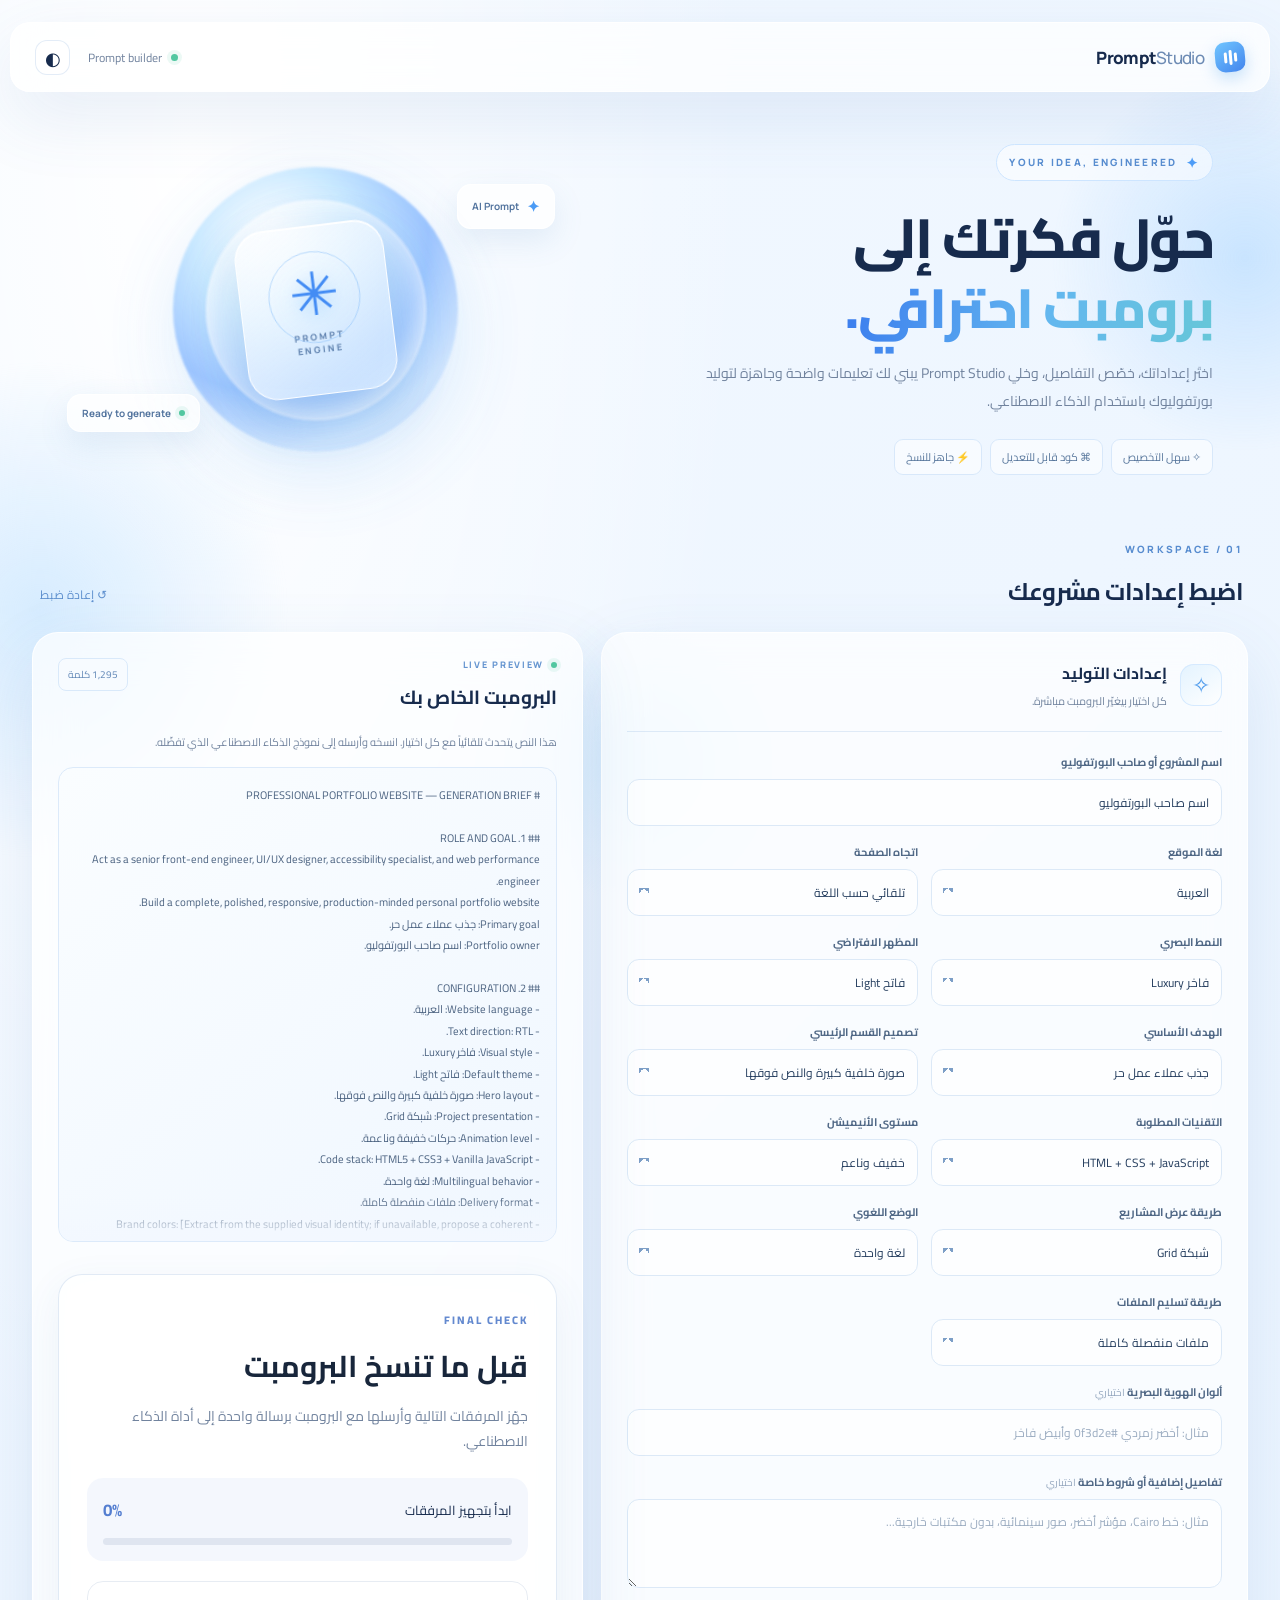
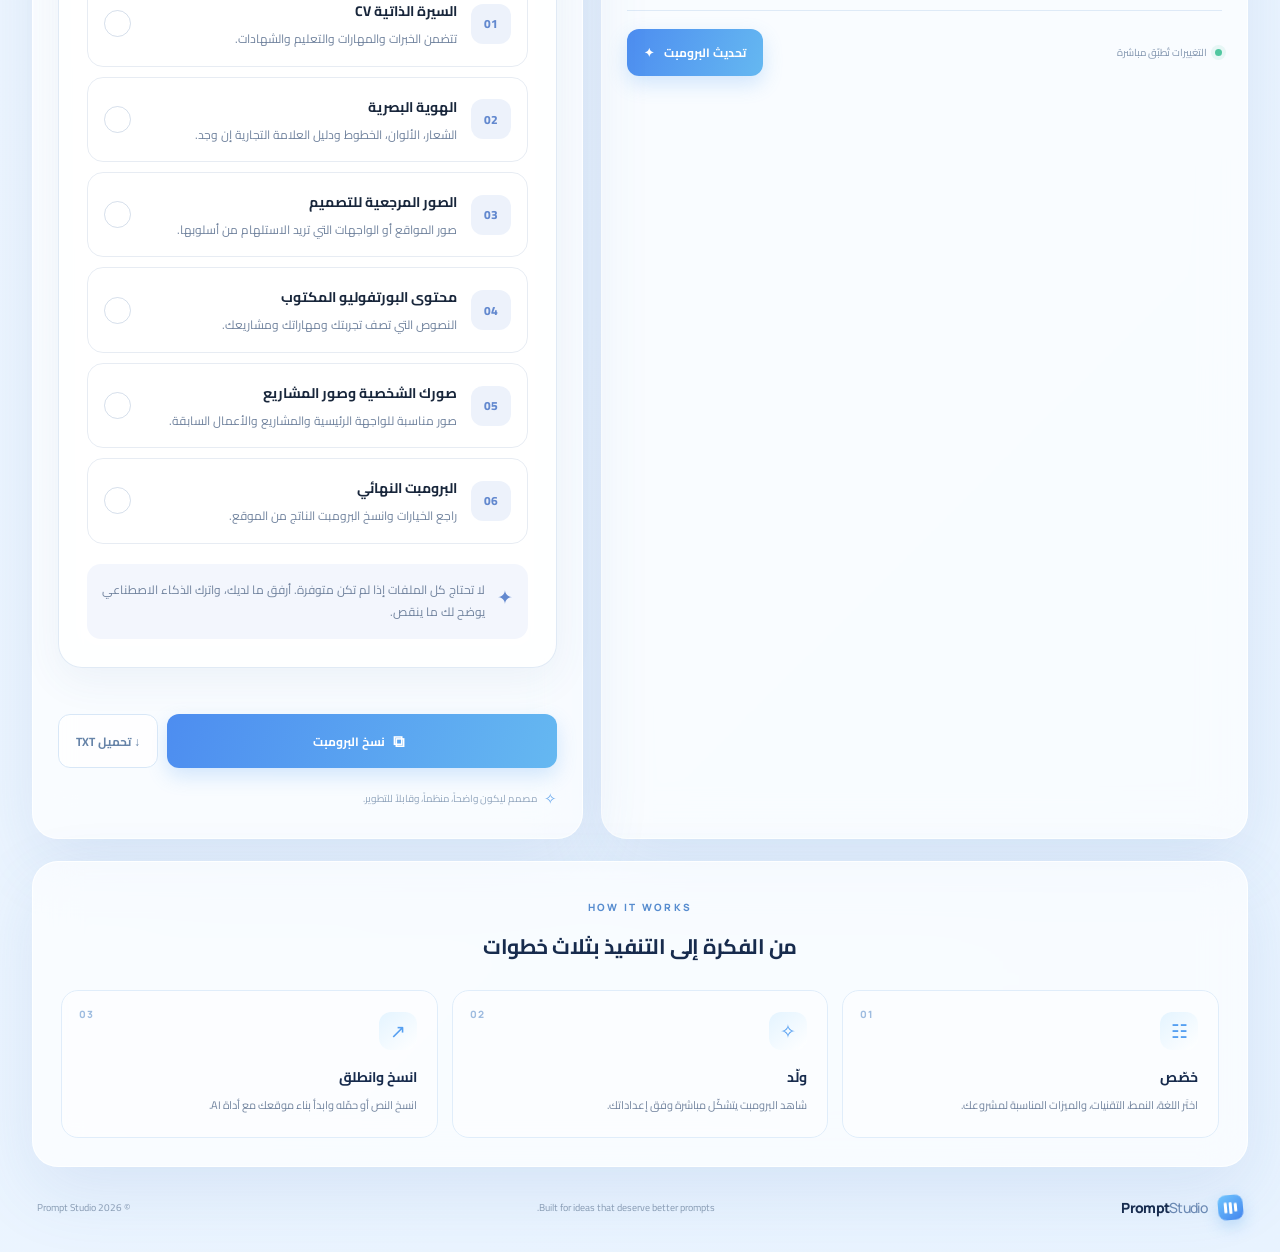
<file: prompt2.html>
<!doctype html>
<html lang="ar" dir="rtl">
  <head>
    <meta charset="UTF-8" />
    <meta name="viewport" content="width=device-width, initial-scale=1.0" />
    <meta name="theme-color" content="#eaf5ff" />
    <meta
      name="description"
      content="Prompt Studio — خصّص برومبت بناء بورتفوليو احترافي خلال ثوانٍ."
    />
    <title>Prompt Studio — AI Portfolio Prompt Builder</title>
    <link rel="preconnect" href="https://fonts.googleapis.com" />
    <link rel="preconnect" href="https://fonts.gstatic.com" crossorigin />
    <link
      href="https://fonts.googleapis.com/css2?family=Cairo:wght@400;500;600;700;800&display=swap"
      rel="stylesheet"
    />
    <style>
      @import url("https://fonts.googleapis.com/css2?family=Manrope:wght@400;500;600;700;800&display=swap");
      :root {
        --bg: #f2f8ff;
        --bg2: #e8f3ff;
        --ink: #172b4d;
        --muted: #71839e;
        --blue: #438cf4;
        --blue2: #70b9ff;
        --cyan: #a9e6ff;
        --line: rgba(115, 160, 215, 0.2);
        --glass: rgba(255, 255, 255, 0.67);
        --glass-strong: rgba(255, 255, 255, 0.83);
        --shadow: 0 24px 70px rgba(62, 115, 180, 0.12);
        --radius: 26px;
        --font: "Cairo", sans-serif;
      }
      * {
        box-sizing: border-box;
      }
      html {
        scroll-behavior: smooth;
      }
      body {
        margin: 0;
        min-height: 100vh;
        background:
          radial-gradient(ellipse at 15% 5%, #fff 0, transparent 36%),
          linear-gradient(135deg, var(--bg), var(--bg2));
        color: var(--ink);
        font-family: var(--font);
        overflow-x: hidden;
        transition:
          background 0.35s,
          color 0.35s;
      }
      button,
      input,
      select,
      textarea {
        font: inherit;
      }
      button {
        cursor: pointer;
      }
      .ambient {
        position: fixed;
        z-index: -1;
        filter: blur(2px);
        pointer-events: none;
        border-radius: 50%;
        animation: float 12s ease-in-out infinite;
      }
      .ambient-one {
        width: 390px;
        height: 390px;
        top: 7%;
        right: -160px;
        background: radial-gradient(
          circle,
          rgba(107, 184, 255, 0.28),
          transparent 70%
        );
      }
      .ambient-two {
        width: 500px;
        height: 500px;
        left: -210px;
        top: 40%;
        background: radial-gradient(
          circle,
          rgba(181, 221, 255, 0.5),
          transparent 70%
        );
        animation-delay: -4s;
      }
      .ambient-three {
        width: 280px;
        height: 280px;
        right: 40%;
        bottom: 0;
        background: radial-gradient(
          circle,
          rgba(195, 233, 255, 0.42),
          transparent 70%
        );
        animation-delay: -7s;
      }
      .glass {
        background: var(--glass);
        border: 1px solid rgba(255, 255, 255, 0.85);
        box-shadow: var(--shadow);
        backdrop-filter: blur(22px);
        -webkit-backdrop-filter: blur(22px);
      }
      .topbar {
        height: 70px;
        max-width: 1260px;
        margin: 22px auto 0;
        padding: 0 24px;
        border-radius: 20px;
        display: flex;
        align-items: center;
        justify-content: space-between;
        animation: dropIn 0.7s both;
      }
      .brand {
        display: flex;
        align-items: center;
        gap: 11px;
        color: var(--ink);
        font:
          800 17px "Manrope",
          var(--font);
        text-decoration: none;
        letter-spacing: -0.7px;
      }
      .brand-light {
        font-weight: 500;
        color: #6d8bb4;
      }
      .brand-mark {
        height: 30px;
        width: 30px;
        border-radius: 10px;
        background: linear-gradient(145deg, #70c6ff, #4384ed);
        display: flex;
        align-items: center;
        justify-content: center;
        gap: 2px;
        box-shadow: 0 6px 16px #5da9ed55;
        transform: rotate(-5deg);
      }
      .brand-mark span {
        width: 3px;
        border-radius: 5px;
        background: #fff;
      }
      .brand-mark span:nth-child(1) {
        height: 9px;
      }
      .brand-mark span:nth-child(2) {
        height: 15px;
      }
      .brand-mark span:nth-child(3) {
        height: 11px;
      }
      .topbar-right {
        display: flex;
        align-items: center;
        gap: 9px;
        color: var(--muted);
        font-size: 12px;
      }
      .status-dot,
      .live-dot,
      .chip-dot {
        width: 7px;
        height: 7px;
        border-radius: 50%;
        display: inline-block;
        background: #51c7a0;
        box-shadow: 0 0 0 4px #51c7a01c;
      }
      .icon-button {
        width: 35px;
        height: 35px;
        border: 1px solid var(--line);
        background: #ffffff80;
        border-radius: 12px;
        color: var(--ink);
        font-size: 18px;
        margin-right: 9px;
        transition: 0.2s;
      }
      .icon-button:hover {
        transform: rotate(18deg);
        background: white;
      }
      .page-shell {
        max-width: 1260px;
        padding: 0 22px;
        margin: auto;
      }
      .hero {
        display: grid;
        grid-template-columns: 1.1fr 0.9fr;
        align-items: center;
        min-height: 425px;
        padding: 45px 35px 35px;
        gap: 40px;
      }
      .hero-copy {
        animation: fadeUp 0.8s 0.1s both;
      }
      .eyebrow,
      .section-kicker {
        font:
          800 10px "Manrope",
          sans-serif;
        letter-spacing: 2.3px;
        color: #578ccf;
      }
      .eyebrow {
        display: inline-flex;
        align-items: center;
        gap: 8px;
        padding: 8px 12px;
        border: 1px solid #cde5ff;
        background: #ffffff8c;
        border-radius: 999px;
      }
      .sparkle {
        color: #4d9cf7;
        font-size: 14px;
      }
      .hero h1 {
        font-size: clamp(37px, 4.3vw, 60px);
        line-height: 1.28;
        letter-spacing: -1.5px;
        margin: 22px 0 15px;
        font-weight: 800;
      }
      .gradient-text {
        background: linear-gradient(100deg, #3d80ee 5%, #63b7ef 55%, #67c7d8);
        -webkit-background-clip: text;
        background-clip: text;
        color: transparent;
      }
      .hero-copy > p {
        font-size: 14px;
        line-height: 2.05;
        color: var(--muted);
        max-width: 550px;
        margin: 0;
      }
      .hero-pills {
        display: flex;
        gap: 8px;
        flex-wrap: wrap;
        margin-top: 23px;
      }
      .hero-pills span {
        font-size: 11px;
        color: #57769c;
        border: 1px solid #d8e8fa;
        background: #ffffff8c;
        padding: 7px 11px;
        border-radius: 9px;
      }
      .hero-visual {
        height: 330px;
        position: relative;
        display: grid;
        place-items: center;
        animation: fadeIn 1s 0.2s both;
      }
      .orb {
        position: absolute;
        border-radius: 50%;
        filter: blur(1px);
      }
      .orb-back {
        width: 285px;
        height: 285px;
        background: radial-gradient(
          circle at 35% 25%,
          #fff 0,
          #bfe5ff 28%,
          #8abaff 55%,
          #dceeff 75%
        );
        opacity: 0.8;
        box-shadow:
          inset -15px -22px 40px #4f8ff333,
          0 25px 70px #79b9f344;
        animation: breathe 6s ease-in-out infinite;
      }
      .orb-front {
        width: 220px;
        height: 220px;
        border: 1px solid #ffffffd9;
        background: linear-gradient(135deg, #ffffff80, #c8e7ff25);
        backdrop-filter: blur(8px);
        box-shadow:
          inset 0 0 30px #ffffff9c,
          0 10px 40px #74b8f633;
        animation: breathe 6s ease-in-out -3s infinite;
      }
      .glass-core {
        position: absolute;
        width: 150px;
        height: 170px;
        display: flex;
        flex-direction: column;
        align-items: center;
        justify-content: center;
        gap: 8px;
        border: 1px solid #ffffffdd;
        border-radius: 30px;
        background: linear-gradient(145deg, #ffffffbb, #dceeff8c);
        box-shadow:
          0 20px 50px #397bc333,
          inset 0 1px #fff;
        backdrop-filter: blur(20px);
        transform: rotate(-7deg);
        animation: coreFloat 5s ease-in-out infinite;
      }
      .core-symbol {
        font-size: 60px;
        line-height: 1;
        color: #438cf4;
        text-shadow: 0 4px 20px #72baff88;
      }
      .core-ring {
        position: absolute;
        width: 92px;
        height: 92px;
        border: 1px solid #64aaf866;
        border-radius: 50%;
        top: 25px;
        animation: spin 16s linear infinite;
      }
      .core-caption {
        font:
          800 9px/1.4 "Manrope",
          sans-serif;
        letter-spacing: 2px;
        text-align: center;
        color: #6587b3;
      }
      .floating-chip {
        position: absolute;
        z-index: 2;
        display: flex;
        align-items: center;
        gap: 8px;
        padding: 11px 14px;
        border: 1px solid #ffffffd9;
        border-radius: 14px;
        background: #ffffffbd;
        backdrop-filter: blur(15px);
        box-shadow: 0 12px 30px #4c89bd20;
        font:
          700 10px "Manrope",
          sans-serif;
        color: #54759f;
        animation: chipFloat 5s ease-in-out infinite;
      }
      .chip-top {
        top: 39px;
        right: 2%;
      }
      .chip-icon {
        font-size: 15px;
        color: #4b9bf5;
      }
      .chip-bottom {
        bottom: 43px;
        left: 0;
        animation-delay: -2.5s;
      }
      .chip-dot {
        width: 6px;
        height: 6px;
      }
      .workspace-heading {
        display: flex;
        align-items: end;
        justify-content: space-between;
        margin: 15px 0 18px;
        padding: 0 5px;
        animation: fadeUp 0.6s 0.15s both;
      }
      .workspace-heading h2,
      .workflow-heading h2 {
        font-size: 24px;
        margin: 7px 0 0;
        letter-spacing: -0.5px;
      }
      .text-button {
        background: none;
        border: 0;
        color: #5d8fce;
        font-size: 12px;
        padding: 8px 3px;
      }
      .text-button:hover {
        color: #236cda;
      }
      .workspace {
        display: grid;
        grid-template-columns: minmax(0, 1.08fr) minmax(340px, 0.92fr);
        gap: 18px;
        align-items: stretch;
      }
      .form-panel,
      .output-panel {
        border-radius: var(--radius);
        padding: 25px;
        min-width: 0;
        animation: fadeUp 0.7s 0.2s both;
      }
      .panel-heading {
        display: flex;
        align-items: center;
        gap: 13px;
        padding-bottom: 20px;
        border-bottom: 1px solid var(--line);
        margin-bottom: 20px;
      }
      .panel-icon {
        height: 42px;
        width: 42px;
        display: grid;
        place-items: center;
        border-radius: 14px;
        background: linear-gradient(145deg, #e3f3ff, #fff);
        color: #4e9bed;
        font-size: 22px;
        box-shadow: inset 0 0 0 1px #d6eaff;
      }
      .panel-heading h3,
      .output-top h3 {
        font-size: 16px;
        margin: 0 0 3px;
      }
      .panel-heading p {
        font-size: 11px;
        color: var(--muted);
        margin: 0;
      }
      .field-grid {
        display: grid;
        grid-template-columns: 1fr 1fr;
        gap: 16px 13px;
      }
      .field {
        display: flex;
        flex-direction: column;
        gap: 7px;
        min-width: 0;
      }
      .field > span {
        font-size: 11px;
        font-weight: 700;
        color: #506886;
      }
      .field small {
        font-size: 10px;
        color: #91a4bd;
        font-weight: 400;
      }
      .full-field {
        grid-column: 1/-1;
      }
      .field input,
      .field select,
      .field textarea {
        width: 100%;
        min-width: 0;
        border: 1px solid #dce9f7;
        background: #ffffffa8;
        border-radius: 12px;
        padding: 11px 12px;
        color: #243d5e;
        font-size: 12px;
        outline: none;
        transition:
          border 0.2s,
          box-shadow 0.2s,
          background 0.2s;
      }
      .field input::placeholder,
      .field textarea::placeholder {
        color: #9bacc1;
      }
      .field select {
        appearance: none;
        background-image:
          linear-gradient(45deg, transparent 50%, #7d9fc7 50%),
          linear-gradient(135deg, #7d9fc7 50%, transparent 50%);
        background-position:
          16px calc(50% - 2px),
          11px calc(50% - 2px);
        background-size:
          5px 5px,
          5px 5px;
        background-repeat: no-repeat;
        padding-left: 30px;
      }
      .field input:focus,
      .field select:focus,
      .field textarea:focus {
        border-color: #83b9f5;
        box-shadow: 0 0 0 3px #78b5f51c;
        background: #fff;
      }
      .field textarea {
        resize: vertical;
        line-height: 1.8;
      }
      .form-footer {
        display: flex;
        justify-content: space-between;
        align-items: center;
        gap: 10px;
        margin-top: 22px;
        padding-top: 18px;
        border-top: 1px solid var(--line);
      }
      .form-footer > span {
        display: flex;
        align-items: center;
        gap: 8px;
        font-size: 10px;
        color: #8094ae;
      }
      .primary-button,
      .secondary-button {
        border-radius: 12px;
        padding: 12px 17px;
        border: 0;
        font-size: 12px;
        font-weight: 700;
        transition:
          transform 0.2s,
          box-shadow 0.2s,
          filter 0.2s;
      }
      .primary-button {
        background: linear-gradient(110deg, #4d8df0, #65b8f1);
        color: white;
        box-shadow: 0 8px 20px #4f9ff13d;
      }
      .primary-button:hover {
        transform: translateY(-2px);
        box-shadow: 0 12px 24px #4f9ff14d;
        filter: saturate(1.1);
      }
      .primary-button:active,
      .secondary-button:active {
        transform: scale(0.98);
      }
      .primary-button span {
        margin-right: 7px;
      }
      .output-panel {
        position: relative;
        display: flex;
        flex-direction: column;
        animation-delay: 0.3s;
      }
      .output-top {
        display: flex;
        justify-content: space-between;
        align-items: start;
        gap: 12px;
      }
      .output-label {
        font:
          800 9px "Manrope",
          sans-serif;
        letter-spacing: 1.7px;
        color: #6595d0;
        display: flex;
        align-items: center;
        gap: 7px;
        margin-bottom: 8px;
      }
      .output-label .live-dot {
        width: 6px;
        height: 6px;
      }
      .output-top h3 {
        font-size: 19px;
      }
      .token-pill {
        font-size: 10px;
        color: #6288b7;
        border: 1px solid #d9e9fa;
        background: #f7fbff;
        padding: 6px 9px;
        border-radius: 8px;
        white-space: nowrap;
      }
      .output-description {
        font-size: 11px;
        line-height: 1.9;
        color: var(--muted);
        margin: 14px 0;
      }
      .prompt-wrap {
        position: relative;
        flex: 1;
        min-height: 365px;
        max-height: 475px;
        overflow: hidden;
        border: 1px solid #dceafa;
        border-radius: 15px;
        background: linear-gradient(145deg, #fafdff, #f0f7ff);
      }
      .prompt-wrap pre {
        white-space: pre-wrap;
        overflow: auto;
        height: 100%;
        max-height: 475px;
        margin: 0;
        padding: 17px 16px 40px;
        font:
          11px/1.95 "Cairo",
          sans-serif;
        color: #4c6381;
        direction: rtl;
        text-align: right;
        overflow-wrap: anywhere;
      }
      .prompt-fade {
        pointer-events: none;
        position: absolute;
        bottom: 0;
        left: 0;
        right: 0;
        height: 45px;
        background: linear-gradient(transparent, #f3f8ff);
      }
      .output-actions {
        display: grid;
        grid-template-columns: 1fr auto;
        gap: 9px;
        margin-top: 14px;
      }
      .copy-button {
        min-width: 0;
      }
      .copy-button span {
        font-size: 16px;
        vertical-align: -1px;
        margin-left: 5px;
      }
      .secondary-button {
        border: 1px solid #d8e7f7;
        background: #ffffffb8;
        color: #6683a8;
      }
      .secondary-button:hover {
        background: #fff;
        transform: translateY(-2px);
      }
      .toast {
        position: absolute;
        bottom: 82px;
        left: 50%;
        transform: translate(-50%, 12px);
        background: #183a61;
        color: #fff;
        font-size: 11px;
        padding: 10px 15px;
        border-radius: 10px;
        opacity: 0;
        pointer-events: none;
        transition: 0.25s;
        white-space: nowrap;
        box-shadow: 0 8px 25px #234e7833;
      }
      .toast.show {
        opacity: 1;
        transform: translate(-50%, 0);
      }
      .output-foot {
        margin-top: 16px;
        color: #91a5bd;
        font-size: 10px;
        display: flex;
        align-items: center;
        gap: 7px;
      }
      .output-foot span {
        color: #69a9ee;
        font-size: 15px;
      }
      .workflow {
        margin-top: 22px;
        padding: 28px;
        border-radius: var(--radius);
        animation: fadeUp 0.7s 0.35s both;
      }
      .workflow-heading {
        text-align: center;
      }
      .workflow-heading h2 {
        font-size: 21px;
      }
      .steps {
        display: grid;
        grid-template-columns: repeat(3, 1fr);
        gap: 14px;
        margin-top: 24px;
      }
      .step {
        position: relative;
        padding: 21px 20px;
        border: 1px solid #e0edfa;
        border-radius: 17px;
        background: #ffffff70;
        transition:
          transform 0.25s,
          box-shadow 0.25s;
      }
      .step:hover {
        transform: translateY(-5px);
        box-shadow: 0 14px 30px #6099d31a;
      }
      .step-number {
        position: absolute;
        left: 17px;
        top: 16px;
        font:
          800 10px "Manrope",
          sans-serif;
        color: #9ebce0;
        letter-spacing: 1px;
      }
      .step-icon {
        width: 38px;
        height: 38px;
        border-radius: 12px;
        display: grid;
        place-items: center;
        background: linear-gradient(140deg, #e4f4ff, #fff);
        color: #559ff1;
        font-size: 19px;
      }
      .step h3 {
        font-size: 14px;
        margin: 14px 0 5px;
      }
      .step p {
        font-size: 11px;
        color: var(--muted);
        line-height: 1.9;
        margin: 0;
      }
      footer {
        display: flex;
        align-items: center;
        justify-content: space-between;
        gap: 15px;
        padding: 28px 5px 32px;
        color: #8b9eb5;
        font-size: 10px;
      }
      .footer-brand {
        font-size: 14px;
      }
      .footer-brand .brand-mark {
        height: 25px;
        width: 25px;
        border-radius: 8px;
      }
      .footer-brand .brand-mark span:nth-child(2) {
        height: 12px;
      }
      body.dark {
        --bg: #0e192b;
        --bg2: #14243b;
        --ink: #edf5ff;
        --muted: #9baec9;
        --line: #ffffff17;
        --glass: #172a43c9;
        --glass-strong: #203752;
        --shadow: 0 24px 70px #0003;
        background:
          radial-gradient(ellipse at 15% 5%, #1b3450 0, transparent 36%),
          linear-gradient(135deg, var(--bg), var(--bg2));
        color: var(--ink);
      }
      body.dark .glass {
        border-color: #ffffff18;
      }
      body.dark .brand,
      body.dark .icon-button {
        color: var(--ink);
      }
      body.dark .brand-light,
      body.dark .field > span {
        color: #a9bfdc;
      }
      body.dark .eyebrow,
      body.dark .hero-pills span,
      body.dark .floating-chip,
      body.dark .icon-button,
      body.dark .field input,
      body.dark .field select,
      body.dark .field textarea,
      body.dark .step,
      body.dark .secondary-button {
        background: #1b3049c9;
        border-color: #ffffff17;
        color: #d8e8fb;
      }
      body.dark .field input::placeholder,
      body.dark .field textarea::placeholder {
        color: #8399b5;
      }
      body.dark .field input:focus,
      body.dark .field select:focus,
      body.dark .field textarea:focus {
        background: #203a57;
      }
      body.dark .field select {
        background-image:
          linear-gradient(45deg, transparent 50%, #9db9dc 50%),
          linear-gradient(135deg, #9db9dc 50%, transparent 50%);
      }
      body.dark .panel-icon,
      body.dark .step-icon {
        background: #24415f;
        color: #8bc6ff;
      }
      body.dark .prompt-wrap {
        background: #102139;
        border-color: #ffffff17;
      }
      body.dark .prompt-wrap pre {
        color: #c1d5ef;
      }
      body.dark .prompt-fade {
        background: linear-gradient(transparent, #102139);
      }
      body.dark .token-pill {
        background: #1c3450;
        border-color: #ffffff17;
        color: #b3d1f3;
      }
      body.dark .orb-back {
        opacity: 0.45;
      }
      body.dark .glass-core {
        background: #1e3855bd;
        border-color: #ffffff24;
      }
      body.dark .core-caption {
        color: #a5c3e9;
      }
      body.dark .output-foot {
        color: #93a9c4;
      }
      body.dark .workflow .section-kicker {
        color: #8ab9f0;
      }
      @keyframes fadeUp {
        from {
          opacity: 0;
          transform: translateY(18px);
        }
        to {
          opacity: 1;
          transform: translateY(0);
        }
      }
      @keyframes fadeIn {
        from {
          opacity: 0;
        }
        to {
          opacity: 1;
        }
      }
      @keyframes dropIn {
        from {
          opacity: 0;
          transform: translateY(-12px);
        }
        to {
          opacity: 1;
          transform: translateY(0);
        }
      }
      @keyframes float {
        0%,
        100% {
          transform: translateY(0);
        }
        50% {
          transform: translateY(-28px);
        }
      }
      @keyframes breathe {
        0%,
        100% {
          transform: scale(1);
        }
        50% {
          transform: scale(1.055);
        }
      }
      @keyframes coreFloat {
        0%,
        100% {
          transform: translateY(0) rotate(-7deg);
        }
        50% {
          transform: translateY(-12px) rotate(-3deg);
        }
      }
      @keyframes chipFloat {
        0%,
        100% {
          transform: translateY(0);
        }
        50% {
          transform: translateY(-8px);
        }
      }
      @keyframes spin {
        to {
          transform: rotate(360deg);
        }
      }
      @media (max-width: 960px) {
        .topbar {
          margin: 12px 12px 0;
        }
        .page-shell {
          padding: 0 14px;
        }
        .hero {
          padding: 35px 12px;
          gap: 15px;
          min-height: 370px;
        }
        .hero h1 {
          font-size: 46px;
        }
        .hero-visual {
          transform: scale(0.88);
        }
        .workspace {
          grid-template-columns: 1fr;
        }
        .output-panel {
          min-height: 600px;
        }
        .prompt-wrap {
          min-height: 320px;
        }
        .workflow {
          margin-top: 18px;
        }
      }
      @media (max-width: 600px) {
        .topbar {
          height: 60px;
          padding: 0 14px;
          border-radius: 17px;
        }
        .status-text {
          display: none;
        }
        .page-shell {
          padding: 0 12px;
        }
        .hero {
          grid-template-columns: 1fr;
          padding: 43px 6px 18px;
          gap: 0;
        }
        .hero-copy {
          order: 1;
        }
        .hero h1 {
          font-size: clamp(37px, 10vw, 50px);
          margin-top: 18px;
        }
        .hero-copy > p {
          font-size: 13px;
        }
        .hero-pills {
          gap: 6px;
        }
        .hero-pills span {
          font-size: 10px;
        }
        .hero-visual {
          order: 0;
          height: 220px;
          transform: scale(0.76);
          margin: -15px 0 -5px;
        }
        .orb-back {
          width: 245px;
          height: 245px;
        }
        .orb-front {
          width: 190px;
          height: 190px;
        }
        .glass-core {
          transform: scale(0.9) rotate(-7deg);
        }
        .chip-top {
          top: 5px;
          right: 0;
        }
        .chip-bottom {
          bottom: 0;
          left: 0;
        }
        .workspace-heading {
          align-items: center;
          margin-top: 30px;
        }
        .workspace-heading h2 {
          font-size: 20px;
        }
        .form-panel,
        .output-panel {
          padding: 18px;
          border-radius: 21px;
        }
        .field-grid {
          grid-template-columns: 1fr;
          gap: 13px;
        }
        .full-field {
          grid-column: auto;
        }
        .form-footer {
          align-items: stretch;
          flex-direction: column;
        }
        .form-footer > span {
          margin-bottom: 4px;
        }
        .form-footer .primary-button {
          width: 100%;
        }
        .output-panel {
          min-height: 0;
        }
        .prompt-wrap {
          min-height: 330px;
          max-height: 420px;
        }
        .prompt-wrap pre {
          max-height: 420px;
          font-size: 10px;
        }
        .output-actions {
          grid-template-columns: 1fr;
        }
        .secondary-button {
          padding: 11px;
        }
        .workflow {
          padding: 23px 17px;
        }
        .workflow-heading h2 {
          font-size: 18px;
        }
        .steps {
          grid-template-columns: 1fr;
          gap: 10px;
        }
        .step {
          padding: 17px;
        }
        .step-number {
          top: 17px;
        }
        .step h3 {
          margin-top: 10px;
        }
        footer {
          flex-wrap: wrap;
          justify-content: center;
          text-align: center;
          padding: 25px 5px;
          gap: 13px;
        }
        footer > span:nth-child(2) {
          order: 3;
          width: 100%;
        }
      }
      @media (prefers-reduced-motion: reduce) {
        *,
        *::before,
        *::after {
          scroll-behavior: auto !important;
          animation-duration: 0.01ms !important;
          animation-iteration-count: 1 !important;
          transition-duration: 0.01ms !important;
        }
      }

      /* ===== Preflight Checklist ===== */

      .checklist-section {
        position: relative;
        margin: 32px 0;
        padding: 28px;
        overflow: hidden;
        border: 1px solid rgba(120, 160, 210, 0.22);
        border-radius: 24px;
        background: rgba(255, 255, 255, 0.66);
        box-shadow: 0 12px 40px rgba(60, 100, 160, 0.07);
        backdrop-filter: blur(18px);
        -webkit-backdrop-filter: blur(18px);
      }

      .checklist-heading {
        margin-bottom: 24px;
      }

      .section-eyebrow {
        display: inline-block;
        margin-bottom: 8px;
        color: #6389cf;
        font-size: 11px;
        font-weight: 800;
        letter-spacing: 2px;
      }

      .checklist-heading h2 {
        margin: 0 0 10px;
        font-size: clamp(22px, 4vw, 30px);
        color: var(--text, #18263b);
      }

      .checklist-heading p {
        margin: 0;
        line-height: 1.8;
        color: var(--muted, #69778c);
        font-size: 14px;
      }

      .checklist-progress {
        margin-bottom: 20px;
        padding: 16px;
        border-radius: 16px;
        background: rgba(110, 150, 220, 0.08);
      }

      .progress-info {
        display: flex;
        align-items: center;
        justify-content: space-between;
        gap: 12px;
        margin-bottom: 12px;
        font-size: 13px;
      }

      #checklistPercent {
        color: #547ed0;
        font-size: 17px;
      }

      .progress-track {
        height: 7px;
        overflow: hidden;
        border-radius: 99px;
        background: rgba(100, 130, 170, 0.15);
      }

      .progress-fill {
        width: 0%;
        height: 100%;
        border-radius: inherit;
        background: linear-gradient(90deg, #8cb9ff, #567bd6);
        transition: width 0.35s ease;
      }

      .checklist-items {
        display: grid;
        gap: 10px;
      }

      .checklist-item {
        display: flex;
        align-items: center;
        gap: 14px;
        padding: 16px;
        border: 1px solid rgba(120, 150, 190, 0.18);
        border-radius: 16px;
        cursor: pointer;
        transition:
          border-color 0.25s ease,
          background 0.25s ease,
          transform 0.25s ease;
      }

      .checklist-item:hover {
        transform: translateY(-2px);
        border-color: rgba(90, 130, 210, 0.4);
      }

      .checklist-item:has(input:checked) {
        border-color: rgba(75, 145, 120, 0.4);
        background: rgba(70, 170, 125, 0.07);
      }

      .checklist-item input {
        position: absolute;
        width: 1px;
        height: 1px;
        opacity: 0;
      }

      .checklist-item input:focus-visible + .check-icon {
        outline: 2px solid #6389cf;
        outline-offset: 4px;
      }

      .check-icon {
        display: grid;
        flex-shrink: 0;
        width: 40px;
        height: 40px;
        place-items: center;
        border-radius: 12px;
        background: rgba(105, 145, 220, 0.12);
        color: #6389cf;
        font-size: 12px;
        font-weight: 800;
      }

      .check-content {
        display: grid;
        flex: 1;
        gap: 5px;
      }

      .check-content strong {
        color: var(--text, #18263b);
        font-size: 14px;
      }

      .check-content small {
        color: var(--muted, #69778c);
        font-size: 12px;
        line-height: 1.7;
      }

      .check-indicator {
        display: grid;
        flex-shrink: 0;
        width: 27px;
        height: 27px;
        place-items: center;
        border: 1px solid rgba(120, 150, 190, 0.3);
        border-radius: 50%;
        color: transparent;
        transition: all 0.25s ease;
      }

      .checklist-item:has(input:checked) .check-indicator {
        border-color: #429d78;
        background: #429d78;
        color: white;
      }

      .checklist-tip {
        display: flex;
        gap: 12px;
        margin-top: 20px;
        padding: 15px;
        border-radius: 14px;
        background: rgba(105, 145, 220, 0.08);
        color: var(--muted, #69778c);
      }

      .checklist-tip > span {
        color: #6389cf;
        font-size: 19px;
      }

      .checklist-tip p {
        margin: 0;
        font-size: 12px;
        line-height: 1.9;
      }

      body.dark .checklist-section {
        border-color: rgba(140, 170, 220, 0.16);
        background: rgba(20, 30, 50, 0.72);
      }

      body.dark .checklist-heading h2,
      body.dark .check-content strong {
        color: #edf3ff;
      }

      body.dark .checklist-item {
        border-color: rgba(140, 170, 220, 0.16);
      }

      @media (max-width: 600px) {
        .checklist-section {
          padding: 18px;
          border-radius: 19px;
        }

        .checklist-item {
          gap: 10px;
          padding: 12px;
        }

        .check-icon {
          width: 34px;
          height: 34px;
        }

        .check-content small {
          font-size: 11px;
        }
      }

      @media (prefers-reduced-motion: reduce) {
        .checklist-item,
        .progress-fill,
        .check-indicator {
          transition: none;
        }
      }
    </style>
  </head>
  <body>
    <div class="ambient ambient-one"></div>
    <div class="ambient ambient-two"></div>
    <div class="ambient ambient-three"></div>
    <header class="topbar glass">
      <a class="brand" href="#" aria-label="Prompt Studio home">
        <span class="brand-mark"><span></span><span></span><span></span></span>
        <span>Prompt<span class="brand-light">Studio</span></span>
      </a>
      <div class="topbar-right">
        <span class="status-dot"></span
        ><span class="status-text">Prompt builder</span>
        <button
          id="themeToggle"
          class="icon-button"
          aria-label="تبديل المظهر"
          title="تبديل المظهر"
        >
          ◐
        </button>
      </div>
    </header>

    <main class="page-shell">
      <section class="hero">
        <div class="hero-copy">
          <div class="eyebrow">
            <span class="sparkle">✦</span> YOUR IDEA, ENGINEERED
          </div>
          <h1>
            حوّل فكرتك إلى<br /><span class="gradient-text"
              >برومبت احترافي.</span
            >
          </h1>
          <p>
            اختَر إعداداتك، خصّص التفاصيل، وخلي Prompt Studio يبني لك تعليمات
            واضحة وجاهزة لتوليد بورتفوليوك باستخدام الذكاء الاصطناعي.
          </p>
          <div class="hero-pills">
            <span>✧ سهل التخصيص</span><span>⌘ كود قابل للتعديل</span
            ><span>⚡ جاهز للنسخ</span>
          </div>
        </div>
        <div class="hero-visual" aria-hidden="true">
          <div class="orb orb-back"></div>
          <div class="orb orb-front"></div>
          <div class="floating-chip chip-top">
            <span class="chip-icon">✦</span> AI Prompt
          </div>
          <div class="floating-chip chip-bottom">
            <span class="chip-dot"></span> Ready to generate
          </div>
          <div class="glass-core">
            <div class="core-symbol">✳</div>
            <div class="core-ring"></div>
            <div class="core-caption">PROMPT<br />ENGINE</div>
          </div>
        </div>
      </section>

      <div class="workspace-heading">
        <div>
          <span class="section-kicker">WORKSPACE / 01</span>
          <h2>اضبط إعدادات مشروعك</h2>
        </div>
        <button class="text-button" id="resetBtn">↺ إعادة ضبط</button>
      </div>

      <section class="workspace">
        <div class="form-panel glass">
          <div class="panel-heading">
            <div class="panel-icon">✧</div>
            <div>
              <h3>إعدادات التوليد</h3>
              <p>كل اختيار بيغيّر البرومبت مباشرة.</p>
            </div>
          </div>
          <form id="configForm">
            <div class="field-grid">
              <label class="field full-field"
                ><span>اسم المشروع أو صاحب البورتفوليو</span
                ><input
                  id="owner"
                  type="text"
                  placeholder="مثال: عبد الرحمن العظم"
                  value="اسم صاحب البورتفوليو"
              /></label>
              <label class="field"
                ><span>لغة الموقع</span
                ><select id="language">
                  <option value="ar">العربية</option>
                  <option value="en">English</option>
                  <option value="bilingual">عربي + English</option>
                  <option value="custom">لغة أخرى</option>
                </select></label
              >
              <label class="field"
                ><span>اتجاه الصفحة</span
                ><select id="direction">
                  <option value="auto">تلقائي حسب اللغة</option>
                  <option value="rtl">RTL — من اليمين لليسار</option>
                  <option value="ltr">LTR — من اليسار لليمين</option>
                </select></label
              >
              <label class="field"
                ><span>النمط البصري</span
                ><select id="style">
                  <option value="luxury">فاخر Luxury</option>
                  <option value="minimal">بسيط Minimal</option>
                  <option value="glassmorphism">زجاجي Glassmorphism</option>
                  <option value="editorial">تحريري Editorial</option>
                  <option value="futuristic">مستقبلي Futuristic</option>
                  <option value="corporate">احترافي Corporate</option>
                  <option value="creative">إبداعي Creative</option>
                </select></label
              >
              <label class="field"
                ><span>المظهر الافتراضي</span
                ><select id="theme">
                  <option value="light">فاتح Light</option>
                  <option value="dark">داكن Dark</option>
                  <option value="system">حسب الجهاز System</option>
                </select></label
              >
              <label class="field"
                ><span>الهدف الأساسي</span
                ><select id="goal">
                  <option value="freelance">جذب عملاء عمل حر</option>
                  <option value="job">الحصول على وظيفة</option>
                  <option value="personal">بناء علامة شخصية</option>
                  <option value="showcase">عرض المشاريع</option>
                  <option value="academic">عرض أكاديمي</option>
                </select></label
              >
              <label class="field"
                ><span>تصميم القسم الرئيسي</span
                ><select id="hero">
                  <option value="background">
                    صورة خلفية كبيرة والنص فوقها
                  </option>
                  <option value="split">صورة ونص بجانب بعض</option>
                  <option value="centered">محتوى مركزي</option>
                  <option value="editorial">توزيع فني غير تقليدي</option>
                  <option value="minimal">عنوان بسيط بدون صورة كبيرة</option>
                </select></label
              >
              <label class="field"
                ><span>التقنيات المطلوبة</span
                ><select id="stack">
                  <option value="vanilla">HTML + CSS + JavaScript</option>
                  <option value="react">React + CSS</option>
                  <option value="tailwind">HTML + Tailwind CSS + JS</option>
                </select></label
              >
              <label class="field"
                ><span>مستوى الأنيميشن</span
                ><select id="motion">
                  <option value="subtle">خفيف وناعم</option>
                  <option value="moderate">تفاعلي ومتوسط</option>
                  <option value="expressive">واضح وسينمائي</option>
                  <option value="none">بدون أنيميشن</option>
                </select></label
              >
              <label class="field"
                ><span>طريقة عرض المشاريع</span
                ><select id="projects">
                  <option value="grid">شبكة Grid</option>
                  <option value="bento">Bento Grid</option>
                  <option value="editorial">قائمة تحريرية</option>
                  <option value="carousel">Carousel</option>
                </select></label
              >
              <label class="field"
                ><span>الوضع اللغوي</span
                ><select id="multi">
                  <option value="single">لغة واحدة</option>
                  <option value="multi">موقع متعدد اللغات مع زر تبديل</option>
                </select></label
              >
              <label class="field"
                ><span>طريقة تسليم الملفات</span
                ><select id="delivery">
                  <option value="files">ملفات منفصلة كاملة</option>
                  <option value="zip">مجلد مشروع وZIP إن أمكن</option>
                  <option value="inline">الكود داخل المحادثة</option>
                </select></label
              >
              <label class="field full-field"
                ><span>ألوان الهوية البصرية <small>اختياري</small></span
                ><input
                  id="colors"
                  type="text"
                  placeholder="مثال: أخضر زمردي #0f3d2e وأبيض فاخر"
              /></label>
              <label class="field full-field"
                ><span>تفاصيل إضافية أو شروط خاصة <small>اختياري</small></span
                ><textarea
                  id="notes"
                  rows="3"
                  placeholder="مثال: خط Cairo، مؤشر أخضر، صور سينمائية، بدون مكتبات خارجية..."
                ></textarea>
              </label>
            </div>
            <div class="form-footer">
              <span><span class="live-dot"></span> التغييرات تُطبّق مباشرة</span
              ><button type="button" id="generateBtn" class="primary-button">
                تحديث البرومبت <span>✦</span>
              </button>
            </div>
          </form>
        </div>

        <aside class="output-panel glass">
          <div class="output-top">
            <div>
              <div class="output-label">
                <span class="live-dot"></span> LIVE PREVIEW
              </div>
              <h3>البرومبت الخاص بك</h3>
            </div>
            <div class="token-pill" id="wordCount">0 كلمة</div>
          </div>
          <p class="output-description">
            هذا النص يتحدث تلقائياً مع كل اختيار. انسخه وأرسله إلى نموذج الذكاء
            الاصطناعي الذي تفضّله.
          </p>
          <div class="prompt-wrap">
            <pre id="promptOutput" aria-live="polite"></pre>
            <div class="prompt-fade"></div>
          </div>

          <section class="checklist-section" id="preflight">
            <div class="checklist-heading">
              <span class="section-eyebrow">FINAL CHECK</span>
              <h2>قبل ما تنسخ البرومبت</h2>
              <p>
                جهّز المرفقات التالية وأرسلها مع البرومبت برسالة واحدة إلى أداة
                الذكاء الاصطناعي.
              </p>
            </div>

            <div class="checklist-progress">
              <div class="progress-info">
                <span id="checklistStatus">جاهز للتحضير</span>
                <strong id="checklistPercent">0%</strong>
              </div>

              <div class="progress-track">
                <div class="progress-fill" id="checklistProgress"></div>
              </div>
            </div>

            <div class="checklist-items">
              <label class="checklist-item">
                <input type="checkbox" class="prep-check" />
                <span class="check-icon">01</span>
                <span class="check-content">
                  <strong>السيرة الذاتية CV</strong>
                  <small> تتضمن الخبرات والمهارات والتعليم والشهادات. </small>
                </span>
                <span class="check-indicator">✓</span>
              </label>

              <label class="checklist-item">
                <input type="checkbox" class="prep-check" />
                <span class="check-icon">02</span>
                <span class="check-content">
                  <strong>الهوية البصرية</strong>
                  <small>
                    الشعار، الألوان، الخطوط ودليل العلامة التجارية إن وجد.
                  </small>
                </span>
                <span class="check-indicator">✓</span>
              </label>

              <label class="checklist-item">
                <input type="checkbox" class="prep-check" />
                <span class="check-icon">03</span>
                <span class="check-content">
                  <strong>الصور المرجعية للتصميم</strong>
                  <small>
                    صور المواقع أو الواجهات التي تريد الاستلهام من أسلوبها.
                  </small>
                </span>
                <span class="check-indicator">✓</span>
              </label>

              <label class="checklist-item">
                <input type="checkbox" class="prep-check" />
                <span class="check-icon">04</span>
                <span class="check-content">
                  <strong>محتوى البورتفوليو المكتوب</strong>
                  <small> النصوص التي تصف تجربتك ومهاراتك ومشاريعك. </small>
                </span>
                <span class="check-indicator">✓</span>
              </label>

              <label class="checklist-item">
                <input type="checkbox" class="prep-check" />
                <span class="check-icon">05</span>
                <span class="check-content">
                  <strong>صورك الشخصية وصور المشاريع</strong>
                  <small>
                    صور مناسبة للواجهة الرئيسية والمشاريع والأعمال السابقة.
                  </small>
                </span>
                <span class="check-indicator">✓</span>
              </label>

              <label class="checklist-item">
                <input type="checkbox" class="prep-check" />
                <span class="check-icon">06</span>
                <span class="check-content">
                  <strong>البرومبت النهائي</strong>
                  <small>
                    راجع الخيارات وانسخ البرومبت الناتج من الموقع.
                  </small>
                </span>
                <span class="check-indicator">✓</span>
              </label>
            </div>

            <div class="checklist-tip" id="checklistTip">
              <span>✦</span>
              <p>
                لا تحتاج كل الملفات إذا لم تكن متوفرة. أرفق ما لديك، واترك
                الذكاء الاصطناعي يوضح لك ما ينقص.
              </p>
            </div>
          </section>

          <div class="output-actions">
            <button id="copyBtn" class="primary-button copy-button">
              <span>⧉</span> نسخ البرومبت</button
            ><button id="downloadBtn" class="secondary-button">
              ↓ تحميل TXT
            </button>
          </div>
          <div id="toast" class="toast" role="status">تم النسخ بنجاح!</div>
          <div class="output-foot">
            <span>✧</span> مصمم ليكون واضحاً، منظماً، وقابلاً للتطوير.
          </div>
        </aside>
      </section>

      <section class="workflow glass">
        <div class="workflow-heading">
          <span class="section-kicker">HOW IT WORKS</span>
          <h2>من الفكرة إلى التنفيذ بثلاث خطوات</h2>
        </div>
        <div class="steps">
          <article class="step">
            <div class="step-number">01</div>
            <div class="step-icon">☷</div>
            <h3>خصّص</h3>
            <p>اختَر اللغة، النمط، التقنيات، والميزات المناسبة لمشروعك.</p>
          </article>
          <article class="step">
            <div class="step-number">02</div>
            <div class="step-icon">✧</div>
            <h3>ولّد</h3>
            <p>شاهد البرومبت يتشكّل مباشرة وفق إعداداتك.</p>
          </article>
          <article class="step">
            <div class="step-number">03</div>
            <div class="step-icon">↗</div>
            <h3>انسخ وانطلق</h3>
            <p>انسخ النص أو حمّله وابدأ بناء موقعك مع أداة AI.</p>
          </article>
        </div>
      </section>
      <footer>
        <a class="brand footer-brand" href="#"
          ><span class="brand-mark"
            ><span></span><span></span><span></span></span
          ><span>Prompt<span class="brand-light">Studio</span></span></a
        ><span>Built for ideas that deserve better prompts.</span
        ><span>© <span id="year"></span> Prompt Studio</span>
      </footer>
    </main>
    <script>
      const $ = (id) => document.getElementById(id);

      const defaults = {
        owner: "اسم صاحب البورتفوليو",
        language: "ar",
        direction: "auto",
        style: "luxury",
        theme: "light",
        goal: "freelance",
        hero: "background",
        stack: "vanilla",
        motion: "subtle",
        projects: "grid",
        multi: "single",
        delivery: "files",
        colors: "",
        notes: "",
      };

      const labels = {
        language: {
          ar: "العربية",
          en: "English",
          bilingual: "العربية والإنجليزية",
          custom: "لغة أخرى",
        },
        direction: {
          auto: "تلقائي حسب اللغة",
          rtl: "RTL — من اليمين إلى اليسار",
          ltr: "LTR — من اليسار إلى اليمين",
        },
        style: {
          luxury: "فاخر Luxury",
          minimal: "بسيط Minimal",
          glassmorphism: "زجاجي Glassmorphism",
          editorial: "تحريري Editorial",
          futuristic: "مستقبلي Futuristic",
          corporate: "احترافي Corporate",
          creative: "إبداعي Creative",
        },
        theme: {
          light: "فاتح Light",
          dark: "داكن Dark",
          system: "حسب الجهاز System",
        },
        goal: {
          freelance: "جذب عملاء عمل حر",
          job: "الحصول على وظيفة",
          personal: "بناء علامة شخصية",
          showcase: "عرض المشاريع",
          academic: "عرض أكاديمي",
        },
        hero: {
          background: "صورة خلفية كبيرة والنص فوقها",
          split: "صورة ونص بجانب بعض",
          centered: "محتوى مركزي",
          editorial: "توزيع فني غير تقليدي",
          minimal: "عنوان بسيط بدون صورة كبيرة",
        },
        stack: {
          vanilla: "HTML5 + CSS3 + Vanilla JavaScript",
          react: "React + CSS",
          tailwind: "HTML + Tailwind CSS + JavaScript",
        },
        motion: {
          subtle: "حركات خفيفة وناعمة",
          moderate: "حركات تفاعلية متوسطة",
          expressive: "حركات واضحة وسينمائية",
          none: "بدون أنيميشن",
        },
        projects: {
          grid: "شبكة Grid",
          bento: "Bento Grid",
          editorial: "قائمة تحريرية",
          carousel: "Carousel",
        },
        multi: {
          single: "لغة واحدة",
          multi: "موقع متعدد اللغات مع زر تبديل",
        },
        delivery: {
          files: "ملفات منفصلة كاملة",
          zip: "مجلد مشروع وZIP إن أمكن",
          inline: "الكود الكامل داخل المحادثة",
        },
      };

      function readConfig() {
        return Object.fromEntries(
          Object.keys(defaults).map((key) => [key, $(key).value.trim()]),
        );
      }

      function buildPrompt(c) {
        const lang = labels.language[c.language];

        const dir =
          c.direction === "auto"
            ? c.language === "en"
              ? "LTR"
              : c.language === "ar"
                ? "RTL"
                : "تلقائي حسب اللغة النشطة"
            : labels.direction[c.direction];

        const siteLang =
          c.language === "bilingual"
            ? "موقع عربي وإنجليزي مع ترجمة فعلية لكل النصوص"
            : lang;

        const stackNotes =
          c.stack === "vanilla"
            ? "استخدم HTML5 وCSS3 وVanilla JavaScript فقط. لا تستخدم React أو أدوات بناء أو مكتبات غير ضرورية."
            : c.stack === "react"
              ? "استخدم React مع CSS، ونظّم المشروع بمكونات واضحة. وضّح طريقة التشغيل والمتطلبات."
              : "استخدم HTML وTailwind CSS وJavaScript، واشرح طريقة تحميل Tailwind وتشغيل المشروع.";

        const motion =
          c.motion === "none"
            ? "لا تستخدم أنيميشن؛ اعتمد على انتقالات بسيطة جداً عند الحاجة."
            : c.motion === "subtle"
              ? "استخدم أنيميشن ناعمة وخفيفة ومدروسة، مع احترام prefers-reduced-motion."
              : c.motion === "moderate"
                ? "استخدم أنيميشن تفاعلية متوسطة، وانتقالات واضحة عند التمرير والتفاعل دون التأثير على الأداء."
                : "استخدم حركات سينمائية أنيقة ومدروسة، مع تجنب المبالغة أو التأثير على سهولة الاستخدام.";

        const multi =
          c.multi === "multi" || c.language === "bilingual"
            ? "أنشئ نظام ترجمة فعلياً مع زر تبديل لغة. افصل النصوص المترجمة عن منطق الواجهة، وبدّل lang وdir بشكل صحيح. لا تكتفِ بتغيير اتجاه الصفحة."
            : "اجعل الموقع بلغة واحدة وفق الاختيار، مع ضبط lang وdir بشكل صحيح.";

        return `# PROFESSIONAL PORTFOLIO WEBSITE — GENERATION BRIEF

## 1. ROLE AND GOAL
Act as a senior front-end engineer, UI/UX designer, accessibility specialist, and web performance engineer.
Build a complete, polished, responsive, production-minded personal portfolio website.
Primary goal: ${labels.goal[c.goal]}.
Portfolio owner: ${c.owner || "[OWNER NAME — TO BE PROVIDED]"}.

## 2. CONFIGURATION
- Website language: ${siteLang}.
- Text direction: ${dir}.
- Visual style: ${labels.style[c.style]}.
- Default theme: ${labels.theme[c.theme]}.
- Hero layout: ${labels.hero[c.hero]}.
- Project presentation: ${labels.projects[c.projects]}.
- Animation level: ${labels.motion[c.motion]}.
- Code stack: ${labels.stack[c.stack]}.
- Multilingual behavior: ${labels.multi[c.multi]}.
- Delivery format: ${labels.delivery[c.delivery]}.
- Brand colors: ${c.colors || "[Extract from the supplied visual identity; if unavailable, propose a coherent accessible palette]"}.
- Additional requirements: ${c.notes || "No additional requirements supplied."}


## 3. ATTACHED MATERIALS — REQUIRED INPUTS

I will send this prompt together with some or all of the following attachments:

1. FINAL PORTFOLIO PROMPT:
   The complete instructions generated by this prompt builder.
   Follow the selected configuration and all requirements in this prompt.

2. VISUAL IDENTITY:
   Logo files, brand guidelines, color palettes, typography,
   and other brand assets.
   Treat these materials as the source of truth for the brand identity.
   Preserve the logo and brand colors unless I explicitly request changes.

3. CV / RESUME:
   Use it to extract and verify professional experience,
   education, skills, certificates, dates, and other factual information.
   Do not invent missing details or alter factual information.

4. DESIGN REFERENCE IMAGES:
   Analyze every supplied reference image before designing the website.
   Identify its layout, visual hierarchy, spacing, typography,
   color relationships, image treatment, card styles, navigation,
   effects, and overall visual direction.
   Reproduce the relevant design principles and visual language,
   adapting them to my content and brand identity.
   Do not blindly copy unrelated text, logos, personal information,
   or content belonging to the reference.

5. PERSONAL PHOTOGRAPHS AND PROJECT ASSETS:
   Use the supplied profile photographs, project screenshots,
   certificates, and other relevant assets in their appropriate sections.
   Preserve their authenticity and avoid replacing real work with
   invented projects or misleading stock imagery.

## 4. ATTACHMENT ANALYSIS — MANDATORY WORKFLOW

Before writing the website code:

1. Inspect all supplied files and images that are accessible.
2. Read the CV and extract the relevant factual information.
3. Analyze the visual identity and identify the actual brand colors,
   typography, logo usage, and design constraints.
4. Analyze the design references and identify the specific visual
   characteristics that should guide the implementation.
5. Match the available personal images and project assets to the
   appropriate website sections.
6. Resolve conflicts using this priority:
   - Explicit requirements in the final prompt.
   - Verified facts from the CV and supplied content.
   - Official brand identity assets and guidelines.
   - Design references for visual direction.
   - Reasonable design decisions for unspecified details.

Do not start coding before reviewing the available materials.

Do not claim to have inspected an attachment if it cannot be accessed.
If an important file is missing, unreadable, or ambiguous, clearly
identify the limitation and ask for the missing information when necessary.

After analyzing the materials, implement the website directly.
Do not stop at a design proposal, a description, or a wireframe unless
I explicitly request that instead of implementation.

Use the supplied references as practical design guidance,
not merely as vague inspiration.

## 4. CONTENT ACCURACY
- Use the portfolio content as the primary source for website messaging.
- Use the CV to verify professional experience, education, dates, skills, and certificates.
- Never invent employers, clients, project outcomes, statistics, testimonials, awards, or qualifications.
- Preserve factual meaning while improving clarity and grammar where appropriate.
- Flag important contradictions rather than silently guessing.
- Respect privacy; include only information intended for public display.
- Clearly distinguish published projects from projects in progress.

## 5. DESIGN SYSTEM
- Follow the supplied visual identity consistently.
- Define colors, typography, spacing, radii, shadows, and transitions as reusable CSS variables or equivalent design tokens.
- Use strong hierarchy, balanced whitespace, deliberate composition, and high-quality responsive typography.
- Make the hero communicate who I am, what I do, and the next action visitors should take.
- Avoid generic template styling, excessive gradients, visual clutter, and decorative effects that reduce readability.
- Use supplied assets whenever possible; do not fabricate portfolio evidence.
- Ensure text/background contrast meets WCAG AA targets.

## 6. STRUCTURE
Choose the best section order based on the supplied content and goal. Consider:
- Hero
- About
- Services
- Skills and tools
- Selected projects
- Experience
- Education and certifications
- Testimonials only if real and supplied
- Contact call-to-action
- Footer
Remove empty sections and add custom sections only when they add genuine value.
Present projects with problem → approach/solution → result where supported by the provided facts.

## 7. FUNCTIONALITY
Implement the features that make sense for the supplied content:
- Responsive navigation and accessible mobile menu.
- Smooth scrolling and clear active navigation state.
- Functional project links and filters if requested.
- Theme switching if selected and a clear, accessible control.
- Real language switching when multilingual mode is selected.
- Accessible buttons, visible keyboard focus, and keyboard-operable controls.
- Image lazy loading where appropriate.
- Back-to-top and copy-email actions when useful.
- Contact forms only when a working backend or form service is configured; otherwise use a functional mailto link or clearly document the required integration.
Every visible control must work. Do not create fake buttons or claim integrations are functional when they are not.

## 8. RESPONSIVENESS AND ACCESSIBILITY
- Build mobile-first or use a well-structured responsive strategy.
- Support phones, tablets, laptops, and wide desktop screens.
- Prevent unintended horizontal overflow, overlapping text, and clipped controls.
- Use semantic HTML, logical headings, accessible names, useful alt text, and adequate touch targets.
- Respect prefers-reduced-motion.
- For RTL/LTR compatibility, prefer CSS logical properties such as margin-inline, padding-inline, and text-align where suitable.
- Ensure language and direction metadata match the active language.

## 9. CODE ORGANIZATION
${stackNotes}
- Deliver complete files; never omit core code with ellipses or pseudocode.
- Keep markup, styling, and behavior logically separated.
- Use descriptive names and comments for important logic.
- Keep repeated content and common design values easy to edit.
- Ensure file paths, image names, font references, and script/style links are consistent.
- Do not add dependencies unless they are necessary and compatible with the selected stack.
- The website should run using the documented steps; state any server or service requirements honestly.

## 10. SEO AND PERFORMANCE
- Include title, description, viewport, language, direction, and relevant social-sharing metadata.
- Avoid unnecessary libraries and oversized assets.
- Optimize images and avoid layout shifts.
- Ensure animations remain smooth and do not block interactions.
- Use appropriate favicon and metadata placeholders if assets are missing.

## 11. DELIVERABLES
Provide ${labels.delivery[c.delivery]}.
At minimum, include all complete source files required by the selected stack, a clear project structure, and a README with run instructions.
Explain how to edit colors, fonts, language/direction, profile images, project content, and links.
If files can be generated, provide real downloadable files. Otherwise, output complete code in clearly separated sections.
Do not claim tests were run unless they were actually run.

## 12. FINAL VALIDATION
Before delivery, check:
- The supplied CV and portfolio content are represented accurately.
- The visual identity is consistent.
- The selected language and direction are correct.
- All links and interactive controls behave as expected.
- Layouts work on mobile, tablet, and desktop.
- There are no avoidable console errors or broken asset paths.
- Missing assets, integrations, and assumptions are clearly documented.

Start by reviewing the materials I provide, then implement the complete website according to this brief.`;
      }

      function updatePrompt() {
        const config = readConfig();
        const prompt = buildPrompt(config);

        $("promptOutput").textContent = prompt;

        const words = prompt.trim().split(/\s+/).filter(Boolean).length;

        $("wordCount").textContent = `${words.toLocaleString("en-US")} كلمة`;
      }

      let toastTimer;

      function showToast(message) {
        const toast = $("toast");
        toast.textContent = message;
        toast.classList.add("show");

        clearTimeout(toastTimer);

        toastTimer = setTimeout(() => toast.classList.remove("show"), 2200);
      }

      async function copyPrompt() {
        const text = $("promptOutput").textContent;

        try {
          await navigator.clipboard.writeText(text);
          showToast("تم نسخ البرومبت بنجاح ✦");
        } catch {
          const area = document.createElement("textarea");
          area.value = text;
          area.style.position = "fixed";
          area.style.opacity = "0";

          document.body.appendChild(area);
          area.select();

          const success = document.execCommand("copy");
          area.remove();

          showToast(
            success
              ? "تم نسخ البرومبت بنجاح ✦"
              : "تعذّر النسخ تلقائياً — حدّد النص وانسخه",
          );
        }
      }

      function downloadPrompt() {
        const blob = new Blob([$("promptOutput").textContent], {
          type: "text/plain;charset=utf-8",
        });

        const url = URL.createObjectURL(blob);
        const a = document.createElement("a");

        a.href = url;
        a.download = "portfolio-prompt.txt";

        document.body.appendChild(a);
        a.click();
        a.remove();

        URL.revokeObjectURL(url);
        showToast("تم تجهيز ملف TXT");
      }

      function resetForm() {
        Object.entries(defaults).forEach(([key, value]) => {
          $(key).value = value;
        });

        document.body.classList.remove("dark");
        $("themeToggle").textContent = "◐";

        updatePrompt();
        showToast("تمت إعادة الإعدادات الافتراضية");
      }

      document.addEventListener("DOMContentLoaded", () => {
        $("year").textContent = new Date().getFullYear();

        $("configForm").addEventListener("input", updatePrompt);
        $("configForm").addEventListener("change", updatePrompt);

        $("generateBtn").addEventListener("click", () => {
          updatePrompt();

          $("promptOutput").animate(
            [
              { opacity: 0.45, transform: "translateY(4px)" },
              { opacity: 1, transform: "translateY(0)" },
            ],
            {
              duration: 280,
              easing: "ease-out",
            },
          );

          showToast("تم تحديث البرومبت");
        });

        $("copyBtn").addEventListener("click", copyPrompt);
        $("downloadBtn").addEventListener("click", downloadPrompt);
        $("resetBtn").addEventListener("click", resetForm);

        $("themeToggle").addEventListener("click", () => {
          const dark = document.body.classList.toggle("dark");

          $("themeToggle").textContent = dark ? "☼" : "◐";

          showToast(dark ? "تم تفعيل المظهر الداكن" : "تم تفعيل المظهر الفاتح");
        });

        updatePrompt();

        // ===== Preflight Checklist =====

        const prepChecks = [...document.querySelectorAll(".prep-check")];

        const progressBar = $("checklistProgress");
        const progressPercent = $("checklistPercent");
        const checklistStatus = $("checklistStatus");

        function updateChecklist() {
          const total = prepChecks.length;
          const checked = prepChecks.filter(
            (checkbox) => checkbox.checked,
          ).length;

          const percent = total ? Math.round((checked / total) * 100) : 0;

          progressBar.style.width = `${percent}%`;
          progressPercent.textContent = `${percent}%`;

          if (checked === 0) {
            checklistStatus.textContent = "ابدأ بتجهيز المرفقات";
          } else if (checked < total) {
            checklistStatus.textContent = `جهّزت ${checked} من ${total} عناصر`;
          } else {
            checklistStatus.textContent = "ممتاز! راجعت جميع العناصر";
          }
        }

        prepChecks.forEach((checkbox) => {
          checkbox.addEventListener("change", updateChecklist);
        });

        updateChecklist();
      });
    </script>
  </body>
</html>
</file>
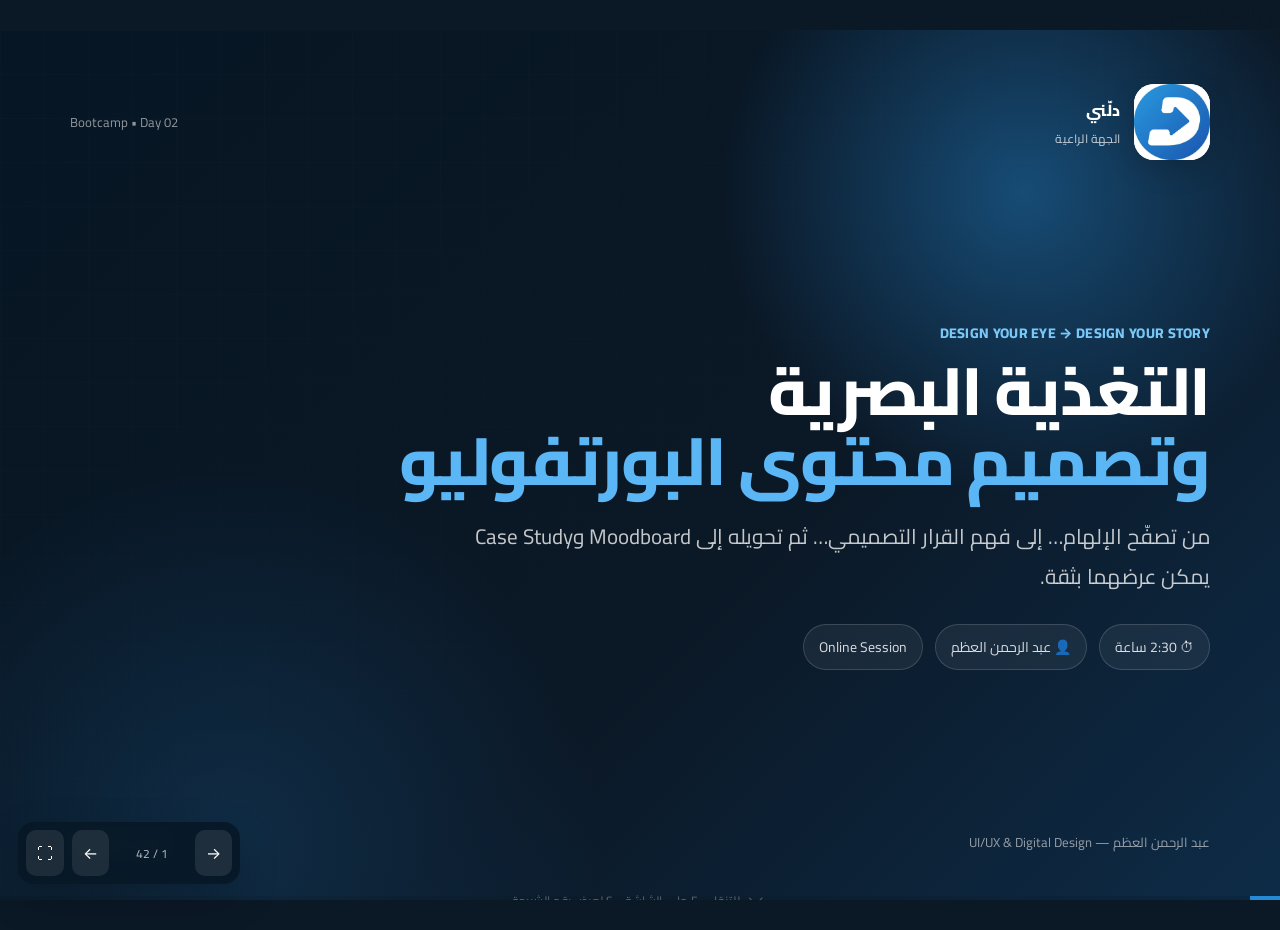
<file: slides.html>
في نافذة منبثقة 
<!DOCTYPE html>
<html lang="ar" dir="rtl">
<head>
<meta charset="UTF-8" />
<meta name="viewport" content="width=device-width, initial-scale=1.0" />
<title>اليوم الثاني — التغذية البصرية وتصميم محتوى البورتفوليو | عبد الرحمن العظم × دلّني</title>
<style>
@import url('https://fonts.googleapis.com/css2?family=Cairo:wght@400;500;600;700;800&family=Inter:wght@400;500;600;700;800&display=swap');

:root{
  --brand:#2589D4;
  --brand-2:#1672BF;
  --ink:#0B1826;
  --muted:#647384;
  --paper:#F6F9FC;
  --white:#FFFFFF;
  --line:#DDE7F0;
  --soft:#EAF4FC;
  --shadow:0 24px 70px rgba(11,24,38,.12);
}
*{box-sizing:border-box}
html,body{margin:0;width:100%;height:100%;overflow:hidden;background:#0B1826;font-family:Cairo,Inter,system-ui,sans-serif}
body{color:var(--ink)}
button{font:inherit}
.deck{height:100%;position:relative}
.slide{
  position:absolute;inset:0;display:none;background:var(--paper);
  padding:54px 70px 76px;overflow:hidden;
}
.slide.active{display:flex;flex-direction:column}
.slide::before{
  content:"";position:absolute;inset:0;pointer-events:none;
  background:
    radial-gradient(circle at 86% 12%, rgba(37,137,212,.10), transparent 23%),
    radial-gradient(circle at 8% 86%, rgba(37,137,212,.07), transparent 22%);
}
.cover{background:linear-gradient(135deg,#071624 0%,#0B1826 58%,#0E2C48 100%);color:#fff}
.cover::before{background:
  radial-gradient(circle at 80% 18%, rgba(37,137,212,.46), transparent 24%),
  radial-gradient(circle at 18% 90%, rgba(37,137,212,.18), transparent 28%)}
.cover .grid{position:absolute;inset:0;opacity:.16;background-image:linear-gradient(rgba(255,255,255,.08) 1px,transparent 1px),linear-gradient(90deg,rgba(255,255,255,.08) 1px,transparent 1px);background-size:44px 44px;mask-image:linear-gradient(to bottom right, black, transparent 78%)}
.brandbar{display:flex;align-items:center;justify-content:space-between;position:relative;z-index:2}
.logo-wrap{display:flex;align-items:center;gap:14px}
.logo{width:52px;height:52px;border-radius:14px;object-fit:contain;background:white;box-shadow:0 9px 28px rgba(0,0,0,.16)}
.logo.big{width:76px;height:76px;border-radius:20px}
.sponsor{font-weight:800;letter-spacing:.2px}
.sponsor small{display:block;font-weight:500;opacity:.7;font-size:12px;margin-top:2px}
.cover-main{position:relative;z-index:2;display:flex;flex:1;align-items:center;max-width:1040px}
.cover-title{font-size:clamp(42px,5.2vw,82px);line-height:1.06;font-weight:800;margin:0 0 20px;letter-spacing:-1.4px}
.cover-title span{color:#5BB6F5}
.cover-sub{font-size:21px;line-height:1.9;color:rgba(255,255,255,.76);max-width:760px;margin:0}
.cover-meta{display:flex;gap:12px;flex-wrap:wrap;margin-top:28px}
.pill{border:1px solid rgba(255,255,255,.15);background:rgba(255,255,255,.06);padding:9px 15px;border-radius:999px;font-size:14px;color:rgba(255,255,255,.83)}
.cover-footer{position:relative;z-index:2;display:flex;justify-content:space-between;align-items:end;color:rgba(255,255,255,.56);font-size:13px}
h1,h2,h3,p{position:relative;z-index:2}
h1{font-size:44px;line-height:1.15;margin:0 0 12px;font-weight:800;letter-spacing:-.5px}
h2{font-size:27px;margin:0 0 14px}
h3{font-size:20px;margin:0 0 8px}
.lead{font-size:19px;line-height:1.9;color:var(--muted);max-width:900px}
.kicker{color:var(--brand);font-weight:800;letter-spacing:.3px;margin-bottom:10px;font-size:14px}
.two{display:grid;grid-template-columns:1.05fr .95fr;gap:28px;flex:1;min-height:0}
.card{
  position:relative;z-index:2;background:rgba(255,255,255,.90);border:1px solid var(--line);
  border-radius:24px;padding:24px;box-shadow:0 14px 38px rgba(11,24,38,.07)
}
.card.dark{background:#0B1826;color:#fff;border-color:rgba(255,255,255,.07)}
.card.soft{background:var(--soft)}
.grid2{display:grid;grid-template-columns:repeat(2,1fr);gap:16px}
.grid3{display:grid;grid-template-columns:repeat(3,1fr);gap:16px}
.bigword{font-size:66px;line-height:1;font-weight:800;color:var(--brand);opacity:.9}
.quote{font-size:29px;line-height:1.55;font-weight:800;max-width:900px}
.muted{color:var(--muted)}
ul.clean{margin:0;padding-right:18px;line-height:2.05;color:#24364A}
ul.clean li{margin:3px 0}
.step{display:flex;gap:16px;align-items:flex-start}
.num{
  flex:none;width:38px;height:38px;border-radius:12px;background:var(--brand);color:#fff;
  display:grid;place-items:center;font-weight:800
}
.step .title{font-weight:800;font-size:17px}
.step .desc{color:var(--muted);line-height:1.7;font-size:14px}
.tag{display:inline-flex;align-items:center;padding:7px 11px;background:#EEF5FA;border:1px solid #D7E8F5;border-radius:10px;color:#1C567F;font-size:13px;font-weight:700}
.tag.darktag{background:rgba(91,182,245,.11);border-color:rgba(91,182,245,.18);color:#A8DBFA}
.palette{display:grid;grid-template-columns:repeat(4,1fr);gap:10px}
.swatch{height:88px;border-radius:16px;padding:12px;display:flex;align-items:end;font-weight:800;font-size:12px;border:1px solid rgba(11,24,38,.08)}
.dark-swatch{color:#fff}
.diagram{display:flex;align-items:center;justify-content:center;gap:10px;flex-wrap:wrap}
.box{background:#fff;border:2px solid var(--brand);padding:12px 15px;border-radius:14px;font-weight:800}
.arrow{font-size:26px;color:var(--brand)}
.searchbox{font-family:ui-monospace,SFMono-Regular,Menlo,monospace;background:#071624;color:#D7EFFC;border-radius:16px;padding:17px 18px;direction:ltr;text-align:left;font-size:15px;overflow:auto}
.searchbox .bad{color:#FF9B9B}.searchbox .good{color:#8DD6FF}
.timeline{display:grid;grid-template-columns:repeat(4,1fr);gap:14px}
.timeline .t{border-top:4px solid var(--brand);padding-top:12px}
.t strong{display:block;font-size:15px}.t span{font-size:13px;color:var(--muted);line-height:1.6}
.example{
  border-radius:20px;background:linear-gradient(145deg,#0B1826,#12324B);min-height:285px;color:#fff;padding:22px;position:relative;overflow:hidden
}
.example .ui-card{position:absolute;background:#fff;color:#0B1826;border-radius:18px;padding:18px;box-shadow:0 14px 36px rgba(0,0,0,.25)}
.example .ui-card.one{top:28px;right:26px;width:55%}.example .ui-card.two{bottom:25px;left:25px;width:40%}
.example .fake-title{height:16px;background:#DCEBF5;border-radius:8px;width:72%;margin-bottom:10px}.example .fake-line{height:9px;background:#ECF3F7;border-radius:7px;width:90%;margin:7px 0}.example .fake-button{height:34px;background:var(--brand);border-radius:9px;width:38%;margin-top:13px}
.blackslide{background:#071624;color:#fff}
.blackslide::before{background:radial-gradient(circle at 74% 25%, rgba(37,137,212,.28), transparent 24%)}
.blackslide .lead{color:rgba(255,255,255,.64)}
.blackslide .muted{color:rgba(255,255,255,.64)}
.flow{display:grid;grid-template-columns:repeat(7,1fr);gap:8px;align-items:center}
.flow .f{background:rgba(255,255,255,.07);border:1px solid rgba(255,255,255,.10);padding:14px 10px;border-radius:15px;text-align:center;font-weight:800;font-size:13px}
.flow .arrow{color:#5BB6F5}
.exercise{
  border:2px dashed #B9D8EC;border-radius:24px;padding:25px;background:#F2F8FC
}
.checklist{display:grid;grid-template-columns:repeat(2,1fr);gap:12px}
.check{background:#fff;border:1px solid var(--line);border-radius:14px;padding:13px 15px}
.check b{color:var(--brand)}
.footer{
  position:absolute;left:38px;right:38px;bottom:20px;display:flex;justify-content:space-between;z-index:5;
  color:#8494A5;font-size:12px
}
.cover .footer{color:rgba(255,255,255,.45)}
.controls{
  position:fixed;left:18px;bottom:16px;z-index:50;display:flex;align-items:center;gap:8px;
  background:rgba(7,22,36,.82);backdrop-filter:blur(12px);padding:8px;border-radius:16px;box-shadow:0 15px 40px rgba(0,0,0,.2)
}
.controls button{border:0;background:rgba(255,255,255,.09);color:#fff;border-radius:10px;padding:8px 11px;cursor:pointer}
.controls button:hover{background:rgba(255,255,255,.17)}
.controls .counter{color:rgba(255,255,255,.7);font-size:12px;min-width:70px;text-align:center}
.progress{position:fixed;left:0;right:0;bottom:0;height:4px;background:rgba(0,0,0,.08);z-index:55}
.progress i{display:block;height:100%;background:var(--brand);width:0;transition:width .2s}
.tip{position:absolute;left:50%;transform:translateX(-50%);bottom:18px;color:#78899A;font-size:12px;opacity:.8;z-index:6}
.cover .tip{color:rgba(255,255,255,.45)}
@media (max-width:900px){
  .slide{padding:34px 28px 64px}
  h1{font-size:34px}.lead{font-size:16px}
  .two,.grid3,.timeline,.flow{grid-template-columns:1fr}
  .grid2,.checklist{grid-template-columns:1fr}
  .cover-title{font-size:48px}.quote{font-size:22px}
  .example{min-height:220px}
}
@media print{body{overflow:visible;background:#fff}.slide{position:relative;display:flex;page-break-after:always;min-height:100vh}.controls,.progress,.tip{display:none}}
</style>
</head>
<body>
<div class="deck" id="deck">

<!-- 01 -->
<section class="slide cover active">
<div class="grid"></div>
<div class="brandbar">
  <div class="logo-wrap"><img class="logo big" src="[data-uri]"><div class="sponsor">دلّني<small>الجهة الراعية</small></div></div>
  <div style="font-size:13px;color:rgba(255,255,255,.55)">Bootcamp • Day 02</div>
</div>
<div class="cover-main">
  <div>
    <div class="kicker" style="color:#79C7F7">DESIGN YOUR EYE → DESIGN YOUR STORY</div>
    <h1 class="cover-title">التغذية البصرية<br><span>وتصميم محتوى البورتفوليو</span></h1>
    <p class="cover-sub">من تصفّح الإلهام… إلى فهم القرار التصميمي… ثم تحويله إلى Moodboard وCase Study يمكن عرضهما بثقة.</p>
    <div class="cover-meta">
      <div class="pill">⏱ 2:30 ساعة</div><div class="pill">👤 عبد الرحمن العظم</div><div class="pill">Online Session</div>
    </div>
  </div>
</div>
<div class="cover-footer"><span>عبد الرحمن العظم — UI/UX & Digital Design</span><span>دلّني × Bootcamp</span></div>
<div class="tip">← → للتنقل • F ملء الشاشة • S لعرض رقم الشريحة</div>
</section>

<!-- 02 -->
<section class="slide">
<div class="kicker">00 • قبل أن نبدأ</div>
<!-- <h1>اليوم لن يكون محاضرة…</h1> -->
<!-- <p class="quote">اليوم سنتمرّن على <span style="color:var(--brand)">عين المصمم</span> قبل أن نتمرّن على يده.</p> -->
<div class="grid3" style="margin-top:28px">
  <div class="card"><div class="bigword">01</div><h3>See</h3><p class="muted">شوف التصميم من دون حكم سريع.</p></div>
  <div class="card"><div class="bigword">02</div><h3>Think</h3><p class="muted">حلّل لماذا اتُخذت القرارات.</p></div>
  <div class="card"><div class="bigword">03</div><h3>Design</h3><p class="muted">حوّل الفهم إلى Direction خاص بك.</p></div>
</div>
<div class="footer"><span>عبد الرحمن العظم</span><span>02</span></div>
</section>

<!-- 03 -->
<section class="slide">
<div class="kicker">01 • مراجعة</div>
<h1>10 دقائق — ماذا أنجزنا أمس؟</h1>
<div class="two" style="margin-top:16px">
  <div class="card soft">
    <!-- <h3>افتح التصميم… وليس الذاكرة 😄</h3> -->
    <!-- <p class="lead" style="margin-top:8px">كل مشارك يعرض Hero أو جزءًا من البورتفوليو عمل عليه بعد الجلسة الأولى.</p> -->
    <div class="grid2" style="margin-top:18px">
      <span class="tag">🎯 الهدف واضح؟</span><span class="tag">👥 الجمهور واضح؟</span>
      <span class="tag">CTA واضح؟</span><span class="tag">Hierarchy واضح؟</span>
    </div>
  </div>
  <div class="card">
    <!-- <h3>طريقة المراجعة السريعة</h3> -->
    <div class="step"><div class="num">1</div><div><div class="title">What?</div><div class="desc">شو المصمم حاول يوصل؟</div></div></div>
    <div class="step" style="margin-top:14px"><div class="num">2</div><div><div class="title">Who?</div><div class="desc">لمين هذا التصميم؟</div></div></div>
    <div class="step" style="margin-top:14px"><div class="num">3</div><div><div class="title">Why?</div><div class="desc">ليش اتخذت هذا القرار؟</div></div></div>
  </div>
</div>
<div class="footer"><span>عبد الرحمن العظم</span><span>03</span></div>
</section>

<!-- 04 -->
<section class="slide blackslide">
<div class="kicker">01 • Warm-up</div>
<h1>Poll سريع قبل أن نتعمّق</h1>
<p class="lead">أمامك ثلاث واجهات. أي واحدة تشدك أولًا؟</p>
<div class="grid3" style="margin-top:28px">
  <div class="card dark"><h2 style="color:#5BB6F5">A</h2><div class="example"><div class="ui-card one"><div class="fake-title"></div><div class="fake-line"></div><div class="fake-line"></div><div class="fake-button"></div></div></div></div>
  <div class="card dark"><h2 style="color:#5BB6F5">B</h2><div class="example"><div class="ui-card one" style="top:48px;width:70%;"><div class="fake-title" style="width:48%"></div><div class="fake-line"></div><div class="fake-button" style="width:28%"></div></div></div></div>
  <div class="card dark"><h2 style="color:#5BB6F5">C</h2><div class="example"><div class="ui-card one" style="width:48%;right:18px"><div class="fake-title" style="width:70%"></div><div class="fake-line"></div></div><div class="ui-card two"><div class="fake-button" style="width:56%"></div></div></div></div>
</div>
<!-- <p style="margin-top:20px;color:rgba(255,255,255,.7)">السؤال ليس: «مين أحلى؟» — السؤال: <b style="color:#fff">«ليش عيوني راحت لهناك؟»</b></p> -->
<div class="footer"><span>عبد الرحمن العظم</span><span>04</span></div>
</section>

<!-- 05 -->
<section class="slide">
<div class="kicker">02 • Visual Diet</div>
<h1>ما هي التغذية البصرية؟</h1>
<div class="two" style="align-items:center">
  <div>
    <p class="quote">ما تراه كثيرًا… يبدأ بتشكيل ذوقك.</p>
    <p class="lead">المصادر والمراجع البصرية التي نستهلكها باستمرار تؤثر على قدرتنا على ملاحظة الأنماط، تقييم الجودة، واتخاذ قرارات تصميمية واعية.</p>
  </div>
  <div class="card soft">
    <div class="grid2">
      <div class="card"><h3>👁 الذوق</h3><p class="muted">مقارنة الجودة باستمرار.</p></div>
      <div class="card"><h3>🧠 الحس البصري</h3><p class="muted">ملاحظة التوازن والتباين.</p></div>
      <div class="card"><h3>📈 الاتجاهات</h3><p class="muted">فهم ما يتكرر ولماذا.</p></div>
      <div class="card"><h3>🎯 القرار</h3><p class="muted">اختيار مقصود بدل العشوائي.</p></div>
    </div>
  </div>
</div>
<div class="footer"><span>Visual Diet = تدريب العين قبل اليد</span><span>05</span></div>
</section>

<!-- 06 -->
<section class="slide">
<div class="kicker">02 • Sources</div>
<h1>من أين نشكل حسّاً بصريًا؟</h1>
<div class="grid2" style="margin-top:24px">
  <div class="card"><h2>Behance</h2><p class="muted">مشاريع كاملة، Case Studies، وBrand Systems.</p><span class="tag">استخدمه لفهم المشروع ككل</span></div>
  <div class="card"><h2>Dribbble</h2><p class="muted">لقطات سريعة، أفكار UI، Components، وتفاصيل صغيرة.</p><span class="tag">استخدمه لاستكشاف التفاصيل</span></div>
  <div class="card"><h2>Awwwards</h2><p class="muted">Web Experiences، Motion، Layouts، واتجاهات متقدمة.</p><span class="tag">استخدمه لرؤية الـDigital Experiences</span></div>
  <div class="card"><h2>Pinterest</h2><p class="muted">Moodboards، Typography، Colors، Photography، Art Direction.</p><span class="tag">استخدمه لتجميع الـMood</span></div>
</div>
<div class="footer"><span>لا تحتاج عشرات المصادر — تحتاج عينًا جيدة.</span><span>06</span></div>
</section>

<!-- 07 -->
<section class="slide blackslide">
<div class="kicker">02 • Golden Rule</div>
<h1>لا تبحث لتنسخ.</h1>
<p class="quote" style="color:#fff">ابحث لتفهم: <span style="color:#5BB6F5">لماذا هذا التصميم يبدو جيدًا؟</span></p>
<div class="diagram" style="margin-top:38px">
  <div class="box">Reference</div><div class="arrow">→</div><div class="box">Observe</div><div class="arrow">→</div><div class="box">Deconstruct</div><div class="arrow">→</div><div class="box">Rebuild</div>
</div>
<div class="card dark" style="margin-top:34px">
  <p style="margin:0;color:rgba(255,255,255,.72);line-height:1.9"><b style="color:#fff">نسخ الشكل</b> يعطيك تصميمًا يشبه المرجع. <b style="color:#fff">فهم القرار</b> يعطيك القدرة على تصميم شيء جديد دون أن تكون أسيرًا للمرجع.</p>
</div>
<div class="footer"><span>قاعدة اليوم الذهبية</span><span>07</span></div>
</section>

<!-- 08 -->
<section class="slide">
<div class="kicker">02 • Smart Search</div>
<h1>البحث الذكي: من كلمة… إلى نية تصميمية</h1>
<div class="searchbox" style="margin-top:22px"><span class="bad">Portfolio</span></div>
<p class="muted" style="margin:10px 0 18px">واسعة جدًا — نتائج كثيرة، نوايا مختلفة.</p>
<div class="searchbox"><span class="good">minimal creative developer portfolio 2026</span></div>
<p class="muted" style="margin:10px 0 18px">أوضح — لكن ما زال يمكننا تحديد الـcontext.</p>
<div class="searchbox"><span class="good">minimal dark developer portfolio green accent</span></div>
<div class="footer"><span>Subject + Style + Context</span><span>08</span></div>
</section>

<!-- 09 -->
<section class="slide">
<div class="kicker">02 • Search Formula</div>
<h1>المعادلة السهلة</h1>
<div class="grid3" style="margin-top:28px">
  <div class="card"><div class="bigword">01</div><h2>Subject</h2><p class="muted">شو عم تبحث؟<br>Portfolio / Landing Page / Dashboard</p></div>
  <div class="card"><div class="bigword">02</div><h2>Style</h2><p class="muted">كيف بدك الإحساس؟<br>Minimal / Dark / Premium / Glass</p></div>
  <div class="card"><div class="bigword">03</div><h2>Context</h2><p class="muted">لمين أو لأي حالة؟<br>Developer / SaaS / Startup</p></div>
</div>
<div class="card soft" style="margin-top:20px;text-align:center"><b style="font-size:20px">modern SaaS landing page + dark UI + startup</b></div>
<div class="footer"><span>لا تبحث عن «التصميم» — ابحث عن نوع القرار الذي تريد رؤيته.</span><span>09</span></div>
</section>

<!-- 10 -->
<section class="slide">
<div class="kicker">02 • Challenge</div>
<h1> أصلح الـSearch Query</h1>
<div class="exercise" style="margin-top:20px">
  <h3>مهمتك</h3>
  <p class="lead">اكتب Query واحدًا لكلمة: <b>“Portfolio”</b> باستخدام Subject + Style + Context.</p>
  <div class="grid2" style="margin-top:16px">
    <div class="card"><b>مثال:</b><p style="margin:8px 0 0;font-family:ui-monospace">creative developer portfolio minimal light</p></div>
    <div class="card"><b>جرّب أسلوبًا آخر:</b><p style="margin:8px 0 0;font-family:ui-monospace">premium personal brand portfolio black beige</p></div>
  </div>
</div>
<div class="footer"><span>اطلب من المشاركين كتابة الإجابات في الـChat.</span><span>10</span></div>
</section>

<!-- 11 -->
<section class="slide">
<div class="kicker">03 • Analysis</div>
<h1>من الإلهام إلى التحليل</h1>
<p class="lead">الآن نختار تصميمًا واحدًا. ننسى كلمة «حلو». ونبدأ بتفكيكه.</p>
<div class="timeline" style="margin-top:30px">
  <div class="t"><strong>01 — Impression</strong><span>ماذا شعرت؟ ماذا جذبك؟</span></div>
  <div class="t"><strong>02 — Layout</strong><span>أين الـHeader والـHero؟</span></div>
  <div class="t"><strong>03 — Hierarchy</strong><span>ما الأول؟ الثاني؟ الثالث؟</span></div>
  <div class="t"><strong>04 — Visual System</strong><span>Colors + Type + Components</span></div>
</div>
<div class="card soft" style="margin-top:30px"><div class="quote" style="font-size:25px">وفي كل مرحلة… نسأل: <span style="color:var(--brand)">لماذا؟</span></div></div>
<div class="footer"><span>القسم العملي الأساسي</span><span>11</span></div>
</section>

<!-- 12 -->
<section class="slide">
<div class="kicker">03 • Step 01</div>
<h1>1 — الانطباع الأول</h1>
<div class="two" style="margin-top:18px">
  <div class="example">
    <div class="ui-card one"><div class="fake-title"></div><div class="fake-line"></div><div class="fake-line"></div><div class="fake-button"></div></div>
    <div class="ui-card two"><div class="fake-line"></div><div class="fake-button" style="width:50%"></div></div>
  </div>
  <div class="card">
    <h2>اسأل:</h2>
    <ul class="clean">
      <li>ما الإحساس الأول؟</li>
      <li>ما أول عنصر جذب انتباهك؟</li>
      <li>هل الإحساس Creative؟ Professional؟ Premium؟ Tech؟</li>
      <li>هل هذا الشعور متوافق مع الهدف؟</li>
    </ul>
    <div class="card soft" style="margin-top:18px"><b>لا تقل:</b> «التصميم جميل».<br><b>قل:</b> «المساحة الواسعة جعلته يبدو هادئًا وPremium».</div>
  </div>
</div>
<div class="footer"><span>صف الإحساس — ثم اربطه بسبب بصري.</span><span>12</span></div>
</section>

<!-- 13 -->
<section class="slide">
<div class="kicker">03 • Step 02</div>
<h1>2 — Layout: كيف رتّب المصمم المساحة؟</h1>
<div class="two">
  <div class="card soft">
    <div style="display:grid;gap:10px">
      <div class="box" style="height:52px">HEADER</div>
      <div class="box" style="height:115px">HERO</div>
      <div class="grid2"><div class="box">CONTENT</div><div class="box">CONTENT</div></div>
    </div>
  </div>
  <div>
    <p class="lead">راقب:</p>
    <ul class="clean">
      <li>المحاذاة Alignment</li>
      <li>الـGrid</li>
      <li>الـSpacing</li>
      <li>المساحات البيضاء</li>
      <li>مركز الانتباه</li>
    </ul>
    <div class="card" style="margin-top:18px"><b>تمرين:</b> ارسم خطوطًا فوق التصميم وحدد الـGrid بصريًا.</div>
  </div>
</div>
<div class="footer"><span>الـLayout ليس مكان العناصر فقط؛ بل العلاقة بينها.</span><span>13</span></div>
</section>

<!-- 14 -->
<section class="slide">
<div class="kicker">03 • Step 03</div>
<h1>3 — Visual Hierarchy</h1>
<p class="lead">جرّب هذا الاختبار: اغلق التصميم… افتحه… ما أول شيء رأيته؟</p>
<div class="grid3" style="margin-top:25px">
  <div class="card"><div class="bigword">01</div><h3>Attention</h3><p class="muted">العنصر الأول.</p></div>
  <div class="card"><div class="bigword">02</div><h3>Support</h3><p class="muted">العنصر الذي يشرح الأول.</p></div>
  <div class="card"><div class="bigword">03</div><h3>Action</h3><p class="muted">العنصر الذي يدفعك للفعل.</p></div>
</div>
<div class="card soft" style="margin-top:20px"><b>اسأل:</b> هل المصمم يريدني أن أرى العناصر بهذا الترتيب؟ وما الذي صنع هذا الترتيب؟<br><span class="muted">الحجم • الوزن • اللون • التباين • الموقع • المساحة</span></div>
<div class="footer"><span>Hierarchy = ترتيب الانتباه</span><span>14</span></div>
</section>

<!-- 15 -->
<section class="slide">
<div class="kicker">03 • Step 04</div>
<h1>4 — Colors: لا تصف… فسّر</h1>
<div class="two">
  <div>
    <div class="palette">
      <div class="swatch" style="background:#2589D4;color:#fff">Primary</div>
      <div class="swatch" style="background:#0B1826;color:#fff">Secondary</div>
      <div class="swatch" style="background:#F6F9FC">Neutral</div>
      <div class="swatch" style="background:#5BB6F5;color:#08243A">Accent</div>
    </div>
    <div class="card soft" style="margin-top:18px">حدّد وظيفة كل لون: خلفية؟ نص؟ CTA؟ State؟</div>
  </div>
  <div class="card">
    <h3>السؤال الأهم</h3>
    <p class="quote" style="font-size:24px">لماذا ظهر الـAccent في هذا المكان تحديدًا؟</p>
    <p class="muted">هل يوجه الانتباه؟ يؤكد التفاعل؟ يبني هوية؟ يرفع التباين؟</p>
  </div>
</div>
<div class="footer"><span>اللون قرار وظيفي، وليس زينة.</span><span>15</span></div>
</section>

<!-- 16 -->
<section class="slide">
<div class="kicker">03 • Step 05</div>
<h1>5 — Typography</h1>
<div class="two" style="align-items:center">
  <div class="card">
    <div style="font-size:50px;font-weight:800;line-height:1.1">Aa</div>
    <div class="grid2" style="margin-top:16px">
      <div><b>Family</b><p class="muted">نوع الخط</p></div>
      <div><b>Size</b><p class="muted">الأحجام</p></div>
      <div><b>Weight</b><p class="muted">الأوزان</p></div>
      <div><b>Contrast</b><p class="muted">التباين</p></div>
    </div>
  </div>
  <div>
    <p class="quote" style="font-size:25px">لا تقل: «العنوان كبير لأنه عنوان».</p>
    <p class="lead">قل: «العنوان أكبر ليقود العين ويعطي نقطة دخول واضحة للمحتوى».</p>
  </div>
</div>
<div class="footer"><span>Typography تصنع شخصية + ترتيبًا + قابلية قراءة.</span><span>16</span></div>
</section>

<!-- 17 -->
<section class="slide">
<div class="kicker">03 • Step 06</div>
<h1>6 — Components</h1>
<div class="grid3" style="margin-top:24px">
  <div class="card"><h3>Buttons</h3><div class="card soft" style="margin-top:10px;text-align:center"><button style="border:0;background:var(--brand);color:#fff;border-radius:10px;padding:10px 16px">Primary CTA</button></div></div>
  <div class="card"><h3>Cards</h3><div class="card soft" style="margin-top:10px"><b>Card Title</b><p class="muted" style="margin:6px 0 0">Short content</p></div></div>
  <div class="card"><h3>Navigation</h3><div class="card soft" style="margin-top:10px;display:flex;gap:7px;justify-content:center"><span class="tag">Home</span><span class="tag">Work</span><span class="tag">About</span></div></div>
</div>
<div class="card soft" style="margin-top:18px"><b>راقب الـsystem:</b> هل الـradius متكرر؟ هل الـspacing متسق؟ هل المكونات تنتمي لنفس اللغة البصرية؟</div>
<div class="footer"><span>المكوّن الجيد هو جزء من نظام، لا قطعة منفردة.</span><span>17</span></div>
</section>

<!-- 18 -->
<section class="slide blackslide">
<div class="kicker">03 • Step 07</div>
<h1>7 — لماذا؟</h1>
<div class="two" style="margin-top:20px">
  <div class="card dark"><span class="tag darktag">❌ وصف</span><p style="font-size:24px;line-height:1.7">«استخدمت اللون الأزرق.»</p></div>
  <div class="card dark"><span class="tag darktag">✅ تفسير</span><p style="font-size:24px;line-height:1.7">«استخدمت الأزرق كلون أساسي لدعم الإحساس بالثقة والاحتراف، وحصرته بالعناصر التفاعلية لتقوية الـHierarchy.»</p></div>
</div>
<div class="card dark" style="margin-top:20px;border-color:rgba(91,182,245,.22)"><div class="quote" style="color:#fff;font-size:24px">التصميم الناضج يستطيع شرح قراراته.</div></div>
<div class="footer"><span>Ask “Why?” حتى تصبح الإجابة مقنعة.</span><span>18</span></div>
</section>

<!-- 19 -->
<section class="slide">
<div class="kicker">03 • Step 08</div>
<h1>8 — Redesign: غيّر اللغة، لا الفكرة</h1>
<div class="two" style="margin-top:20px">
  <div class="card soft">
    <h3>Original Direction</h3>
    <div class="grid2" style="margin-top:14px"><span class="tag">Dark</span><span class="tag">Bold</span><span class="tag">Tech</span><span class="tag">Neon</span></div>
  </div>
  <div class="card">
    <h3>Redesign Direction</h3>
    <div class="grid2" style="margin-top:14px"><span class="tag">Light</span><span class="tag">Minimal</span><span class="tag">Professional</span><span class="tag">Green Accent</span></div>
  </div>
</div>
<div class="exercise" style="margin-top:22px"><b>قاعدة التمرين:</b> نفس الـcontent / نفس الهدف / Visual Direction مختلف.</div>
<div class="footer"><span>نفس المعنى ≠ نفس المظهر</span><span>19</span></div>
</section>

<!-- 20 -->
<section class="slide">
<div class="kicker">03 • Practical</div>
<h1>تمرين التحليل — 10 دقائق</h1>
<div class="checklist" style="margin-top:22px">
  <div class="check"><b>01</b> الانطباع الأول</div><div class="check"><b>02</b> الـLayout</div>
  <div class="check"><b>03</b> الـVisual Hierarchy</div><div class="check"><b>04</b> الـColors</div>
  <div class="check"><b>05</b> الـTypography</div><div class="check"><b>06</b> الـComponents</div>
  <div class="check"><b>07</b> لماذا؟</div><div class="check"><b>08</b> كيف أعيد تصميمه؟</div>
</div>
<div class="card soft" style="margin-top:22px"><b>بعد 10 دقائق:</b> مجموعة واحدة تعرض تحليلها خلال 90 ثانية.</div>
<div class="footer"><span>ممنوع كلمة «حلو» بدون سبب.</span><span>20</span></div>
</section>

<!-- 21 -->
<section class="slide cover">
<div class="grid"></div>
<div style="position:relative;z-index:2;margin-top:auto;margin-bottom:auto;max-width:960px">
  <div class="kicker" style="color:#79C7F7">04 • MOODBOARD</div>
  <h1 class="cover-title" style="font-size:clamp(42px,5vw,74px)">من الإلهام<br><span>إلى Direction واضح.</span></h1>
  <p class="cover-sub">لا نجمع صورًا عشوائية. نجمع إشارات متكررة ثم نسمّي اللغة البصرية.</p>
</div>
<div class="footer"><span>See → Think → Define</span><span style="color:rgba(255,255,255,.45)">21</span></div>
</section>

<!-- 22 -->
<section class="slide">
<div class="kicker">04 • Moodboard</div>
<h1>كيف نبني Moodboard؟</h1>
<div class="flow" style="margin-top:26px">
  <div class="f">References</div><div class="arrow">→</div>
  <div class="f">Patterns</div><div class="arrow">→</div>
  <div class="f">Moodboard</div><div class="arrow">→</div>
  <div class="f">Direction</div>
</div>
<div class="grid3" style="margin-top:28px">
  <div class="card"><h3>3–5 References</h3><p class="muted">عدد قليل، لكن مقصود.</p></div>
  <div class="card"><h3>Extract</h3><p class="muted">ألوان + خطوط + أشكال + Components.</p></div>
  <div class="card"><h3>Name it</h3><p class="muted">أعطِ اللغة البصرية اسمًا قابلًا للفهم.</p></div>
</div>
<div class="footer"><span>Moodboard = قرار بصري قبل أن يكون Collage.</span><span>22</span></div>
</section>

<!-- 23 -->
<section class="slide">
<div class="kicker">04 • Moodboard</div>
<h1>ماذا نضع داخله؟</h1>
<div class="grid3" style="margin-top:24px">
  <div class="card"><h3>🎨 Colors</h3><p class="muted">Primary / Secondary / Accent / Neutral</p></div>
  <div class="card"><h3>🔤 Typography</h3><p class="muted">Heading / Body / Weights</p></div>
  <div class="card"><h3>📷 Imagery</h3><p class="muted">Photography / 3D / Illustration</p></div>
  <div class="card"><h3>▦ Shapes</h3><p class="muted">Radius / Borders / Geometry</p></div>
  <div class="card"><h3>🧩 Components</h3><p class="muted">Buttons / Cards / Nav / Icons</p></div>
  <div class="card"><h3>✨ Motion</h3><p class="muted">Subtle / Dynamic / Editorial</p></div>
</div>
<div class="footer"><span>كل عنصر يجب أن يخدم الإحساس نفسه.</span><span>23</span></div>
</section>

<!-- 24 -->
<section class="slide">
<div class="kicker">04 • Example</div>
<h1>مثال: اكتب الـVisual Direction كجملة</h1>
<div class="card dark" style="margin-top:22px">
  <p style="font-size:31px;line-height:1.65;margin:0;color:#fff">Minimal + Professional + Modern + <span style="color:#5BB6F5">Green Accent</span></p>
</div>
<div class="grid2" style="margin-top:20px">
  <div class="card"><h3>يترجم بصريًا إلى:</h3><ul class="clean"><li>مساحات بيضاء واسعة</li><li>Typography واضحة</li><li>ألوان محدودة</li><li>Accent يظهر في الـCTA والـStates</li></ul></div>
  <div class="card soft"><h3>ما الذي لا نفعله؟</h3><ul class="clean"><li>لا نضيف ألوانًا كثيرة</li><li>لا نمزج 5 Styles</li><li>لا نضع تأثيرًا لمجرد أنه Trend</li></ul></div>
</div>
<div class="footer"><span>Direction الجيد يقيّدك قليلًا… ليجعلك أكثر اتساقًا.</span><span>24</span></div>
</section>

<!-- 25 -->
<section class="slide">
<div class="kicker">04 • Moodboard Exercise</div>
<h1>اختبار الاتساق</h1>
<!-- <p class="lead">اعرض 5 صور أمام المجموعة واسأل:</p> -->
<div class="grid2" style="margin-top:20px">
  <div class="card"><h2>هل تنتمي للغة نفسها؟</h2><p class="muted">لو كانت الإجابة «لا»… اسأل: أي صورة تكسر الـDirection؟</p></div>
  <div class="card soft"><h2>لماذا؟</h2><p class="muted">الاختلاف قد يكون في اللون، الإضاءة، الشكل، الـradius، الـtone، أو مستوى التفاصيل.</p></div>
</div>
<div class="card" style="margin-top:20px;text-align:center"><div class="quote" style="font-size:23px">الاتساق أهم من كثرة المراجع.</div></div>
<div class="footer"><span>5 صور منسجمة أفضل من 25 صورة عشوائية.</span><span>25</span></div>
</section>

<!-- 26 -->
<section class="slide blackslide">
<div class="kicker">05 • Portfolio Content</div>
<h1>التصميم الجيد لا ينقذ Content سيئ.</h1>
<p class="lead">الزائر لا يريد أن يعرف أنك «مصمم شاطر» فقط. يريد أن يفهم: من أنت؟ ماذا تفعل؟ ولماذا يهمه ذلك؟</p>
<div class="flow" style="margin-top:35px">
  <div class="f">WHO?</div><div class="arrow">→</div><div class="f">WHAT?</div><div class="arrow">→</div><div class="f">VALUE?</div>
</div>
<div class="footer"><span>Content أولًا… ثم ننظّمه بصريًا.</span><span>26</span></div>
</section>

<!-- 27 -->
<section class="slide">
<div class="kicker">05 • Hero</div>
<h1>Hero Section — أول 5 ثوانٍ</h1>
<div class="two" style="margin-top:22px">
  <div class="card">
    <div class="tag">❌ عام جدًا</div>
    <p style="font-size:26px;font-weight:800;line-height:1.5">Hello, I'm Ahmed.<br>I'm a designer.</p>
    <p class="muted">المعلومة صحيحة… لكنها لا تشرح القيمة.</p>
  </div>
  <div class="card soft">
    <div class="tag">✅ أوضح</div>
    <p style="font-size:25px;font-weight:800;line-height:1.5">I design digital experiences that turn complex ideas into simple, intuitive products.</p>
    <p class="muted">هوية + تخصص + قيمة.</p>
  </div>
</div>
<div class="footer"><span>Hero = وضوح + وعد + اتجاه.</span><span>27</span></div>
</section>

<!-- 28 -->
<section class="slide">
<div class="kicker">05 • About</div>
<h1>About — لا تكتب سيرة ذاتية مصغّرة</h1>
<div class="grid2" style="margin-top:22px">
  <div class="card"><h3>من أنا؟</h3><p class="muted">سطر أو سطران عن الهوية المهنية.</p></div>
  <div class="card"><h3>ماذا أفعل؟</h3><p class="muted">التخصصات والخدمات الأساسية.</p></div>
  <div class="card"><h3>ما الذي يميزني؟</h3><p class="muted">طريقة العمل أو زاوية التفكير.</p></div>
  <div class="card"><h3>ما خبرتي؟</h3><p class="muted">الأدوات، المجالات، المشاريع المهمة.</p></div>
</div>
<div class="card soft" style="margin-top:20px"><b>قاعدة:</b> احكِ ما يساعد الزائر على الثقة بك، لا كل شيء حدث في حياتك.</div>
<div class="footer"><span>الـAbout ليس مكانًا لإغراق الزائر.</span><span>28</span></div>
</section>

<!-- 29 -->
<section class="slide">
<div class="kicker">05 • Projects</div>
<h1>Project Card — اجعل المشروع مفهومًا قبل فتحه</h1>
<div class="grid3" style="margin-top:24px">
  <div class="card"><div class="tag">Project Name</div><h3 style="margin-top:12px">MASAR</h3><p class="muted">Intelligent traffic management.</p></div>
  <div class="card"><div class="tag">Role</div><h3 style="margin-top:12px">UI/UX Designer</h3><p class="muted">Research • UX • UI</p></div>
  <div class="card"><div class="tag">Result</div><h3 style="margin-top:12px">+ Clarity</h3><p class="muted">A clearer way to monitor congestion.</p></div>
</div>
<div class="card soft" style="margin-top:20px"><b>داخل Case Study:</b> Project Name → Short Description → Role → Tools → Result</div>
<div class="footer"><span>المشروع ليس صورة فقط؛ هو قصة مختصرة قبل القصة الطويلة.</span><span>29</span></div>
</section>

<!-- 30 -->
<section class="slide cover">
<div class="grid"></div>
<div style="position:relative;z-index:2;margin-top:auto;margin-bottom:auto;max-width:960px">
  <div class="kicker" style="color:#79C7F7">06 • CASE STUDY</div>
  <h1 class="cover-title" style="font-size:clamp(42px,5vw,74px)">Don't just show<br><span>what you designed.</span></h1>
  <p class="cover-sub">Show why you designed it.</p>
</div>
<div class="footer"><span>Problem → Thinking → Solution → Result</span><span style="color:rgba(255,255,255,.45)">30</span></div>
</section>

<!-- 31 -->
<section class="slide">
<div class="kicker">06 • Case Study</div>
<h1>Case Study = قصة قرار تصميمي</h1>
<div class="flow" style="margin-top:26px">
  <div class="f">Overview</div><div class="arrow">→</div>
  <div class="f">Problem</div><div class="arrow">→</div>
  <div class="f">Research</div><div class="arrow">→</div>
  <div class="f">Solution</div>
</div>
<div class="flow" style="margin-top:12px">
  <div class="f">Wireframes</div><div class="arrow">→</div>
  <div class="f">UI Design</div><div class="arrow">→</div>
  <div class="f">Final Result</div>
</div>
<div class="card soft" style="margin-top:30px"><div class="quote" style="font-size:23px">كل Section يجيب سؤالًا في ذهن القارئ.</div></div>
<div class="footer"><span>لا تعرض النتائج بدون السياق الذي صنعها.</span><span>31</span></div>
</section>

<!-- 32 -->
<section class="slide">
<div class="kicker">06 • Overview</div>
<h1>01 — Overview: ما المشروع؟</h1>
<div class="two" style="margin-top:20px">
  <div class="card">
    <span class="tag">Template</span>
    <p style="font-size:24px;font-weight:800;line-height:1.65">“مشروع [اسم] هو [ما هو؟] صُمّم لـ[من؟] بهدف [لماذا؟].”</p>
  </div>
  <div class="card soft">
    <h3>أضف بسرعة:</h3>
    <ul class="clean"><li>المنتج / الخدمة</li><li>الجمهور</li><li>دورك</li><li>المدة / القيود</li></ul>
  </div>
</div>
<div class="footer"><span>أعطِ القارئ الخريطة قبل الرحلة.</span><span>32</span></div>
</section>

<!-- 33 -->
<section class="slide">
<div class="kicker">06 • Problem</div>
<h1>02 — Problem: ما المشكلة فعلًا؟</h1>
<div class="card soft" style="margin-top:20px"><div class="quote" style="font-size:24px">المشكلة ليست: «نحتاج تطبيقًا جميلًا».</div></div>
<div class="grid2" style="margin-top:18px">
  <div class="card"><h3>Problem</h3><p class="muted">المستخدم لا يعرف أين يجد الإجراء المهم، أو يضيع بين خطوات كثيرة.</p></div>
  <div class="card"><h3>Impact</h3><p class="muted">يزداد الوقت والارتباك، وتنخفض احتمالية إتمام المهمة.</p></div>
</div>
<div class="footer"><span>كلما كانت المشكلة محددة، بدا الحل أكثر إقناعًا.</span><span>33</span></div>
</section>

<!-- 34 -->
<section class="slide">
<div class="kicker">06 • Research</div>
<h1>03 — Research: ماذا اكتشفت؟</h1>
<div class="grid3" style="margin-top:24px">
  <div class="card"><h3>Users</h3><p class="muted">مقابلات، ملاحظات، نتائج استطلاع.</p></div>
  <div class="card"><h3>Patterns</h3><p class="muted">سلوكيات متكررة ونقاط ألم.</p></div>
  <div class="card"><h3>Insights</h3><p class="muted">استنتاجات تتحول إلى قرارات.</p></div>
</div>
<div class="card soft" style="margin-top:22px"><b>قاعدة:</b> لا تقل «أجريت Research». قل ماذا تغيّر في التصميم بسبب ما اكتشفته.</div>
<div class="footer"><span>Research قيمتها في القرار الذي تبعها.</span><span>34</span></div>
</section>

<!-- 35 -->
<section class="slide">
<div class="kicker">06 • Solution</div>
<h1>04 — Solution: كيف ترجمت المشكلة إلى حل؟</h1>
<div class="two">
  <div class="card">
    <h3>Before</h3>
    <div class="card soft" style="margin-top:12px">معلومة مشتتة → خطوات كثيرة → قرار غير واضح</div>
  </div>
  <div class="card">
    <h3>After</h3>
    <div class="card soft" style="margin-top:12px">ترتيب المحتوى → تقليل الخيارات → CTA واضح</div>
  </div>
</div>
<div class="card" style="margin-top:20px"><b>صيغة الكتابة:</b> «بناءً على [insight] صممنا [solution] لتقليل [problem].»</div>
<div class="footer"><span>Solution ليست وصفًا للواجهة؛ هي ترجمة للـInsight.</span><span>35</span></div>
</section>

<!-- 36 -->
<section class="slide">
<div class="kicker">06 • Wireframes</div>
<h1>05 — Wireframes: كيف تطورت الفكرة؟</h1>
<div class="grid3" style="margin-top:24px">
  <div class="card soft"><span class="tag">01</span><div style="height:110px;margin-top:12px;border:2px dashed #A8C9DD;border-radius:14px;display:grid;place-items:center;color:#7A8FA1">Blocks</div></div>
  <div class="card soft"><span class="tag">02</span><div style="height:110px;margin-top:12px;border:2px dashed #A8C9DD;border-radius:14px;display:grid;place-items:center;color:#7A8FA1">Hierarchy</div></div>
  <div class="card soft"><span class="tag">03</span><div style="height:110px;margin-top:12px;border:2px dashed #A8C9DD;border-radius:14px;display:grid;place-items:center;color:#7A8FA1">Refined</div></div>
</div>
<div class="card" style="margin-top:18px"><b>اذكر:</b> ما الذي تغير؟ ولماذا؟ وما الذي أزلته أو أعدت ترتيبه؟</div>
<div class="footer"><span>Wireframe هو أثر التفكير، لا مجرد مرحلة شكلية.</span><span>36</span></div>
</section>

<!-- 37 -->
<section class="slide">
<div class="kicker">06 • UI Design</div>
<h1>06 — UI Design: كيف تحولت الفكرة إلى لغة بصرية؟</h1>
<div class="grid2" style="margin-top:22px">
  <div class="card"><h3>Visual System</h3><div class="grid2" style="margin-top:12px"><span class="tag">Color</span><span class="tag">Type</span><span class="tag">Spacing</span><span class="tag">Components</span></div></div>
  <div class="card soft"><h3>Design Reasoning</h3><p class="muted">لماذا هذا الـradius؟ لماذا هذا الوزن؟ لماذا هذا الـAccent؟</p></div>
</div>
<div class="card" style="margin-top:18px"><p class="quote" style="font-size:22px;margin:0">UI ليس «تجميلًا» للـwireframe. هو النظام الذي يجعل التجربة واضحة ومتماسكة.</p></div>
<div class="footer"><span>UI = Visual Language + Usability</span><span>37</span></div>
</section>

<!-- 38 -->
<section class="slide">
<div class="kicker">06 • Final Result</div>
<h1>07 — Final Result: والنتيجة؟</h1>
<div class="two" style="margin-top:20px">
  <div class="card">
    <h3>لا تقل:</h3>
    <p class="muted">«وهذا هو التصميم النهائي.»</p>
  </div>
  <div class="card soft">
    <h3>قل:</h3>
    <p class="muted">«بعد تبسيط الـflow وإعادة ترتيب الـcontent، أصبح الوصول للمهمة الأساسية أوضح وأسرع.»</p>
  </div>
</div>
<div class="card" style="margin-top:20px"><b>Result يمكن أن يكون:</b> KPI • Feedback • Usability improvement • Business outcome • Qualitative insight</div>
<div class="footer"><span>أظهر الأثر، لا الصورة فقط.</span><span>38</span></div>
</section>

<!-- 39 -->
<section class="slide blackslide">
<div class="kicker">06 • The Takeaway</div>
<h1>الفرق بين Portfolio عادي وPortfolio مقنع</h1>
<div class="two" style="margin-top:24px">
  <div class="card dark"><span class="tag darktag">عادي</span><p style="font-size:22px;line-height:1.8">Screenshots<br>Tools<br>Pretty UI<br>“I love design.”</p></div>
  <div class="card dark" style="border-color:rgba(91,182,245,.25)"><span class="tag darktag">مقنع</span><p style="font-size:22px;line-height:1.8">Context<br>Problem<br>Decisions<br>Reasoning<br>Result</p></div>
</div>
<div class="footer"><span>اعرض عملك… واسمح للناس أن تفهم طريقة تفكيرك.</span><span>39</span></div>
</section>

<!-- 40 -->
<section class="slide">
<div class="kicker">07 • Final Exercise</div>
<h1>15 دقيقة — اصنع الـDirection لمشروع واحد</h1>
<div class="checklist" style="margin-top:20px">
  <div class="check"><b>01</b> Moodboard — 3–5 References</div>
  <div class="check"><b>02</b> Color Palette — 4–5 Colors</div>
  <div class="check"><b>03</b> Typography — Heading + Body</div>
  <div class="check"><b>04</b> Visual Direction — جملة واحدة</div>
  <div class="check"><b>05</b> Case Study — Structure</div>
  <div class="check"><b>06</b> لماذا؟ — سبب قرار واحد على الأقل</div>
</div>
<div class="card soft" style="margin-top:20px"><b>الممنوع:</b> البدء بالـUI قبل أن تعرف كيف يبدو النظام.</div>
<div class="footer"><span>هذه مخرجات اليوم الثاني</span><span>40</span></div>
</section>

<!-- 41 -->
<section class="slide">
<div class="kicker">07 • Final Deliverable</div>
<h1>مخرجات اليوم الثاني</h1>
<div class="grid3" style="margin-top:24px">
  <div class="card soft"><div class="bigword">01</div><h2>Moodboard</h2><p class="muted">مراجع منسجمة + Direction واضح.</p></div>
  <div class="card soft"><div class="bigword">02</div><h2>Visual Identity</h2><p class="muted">Colors + Typography + Language.</p></div>
  <div class="card soft"><div class="bigword">03</div><h2>Case Study</h2><p class="muted">هيكل مشروع جاهز للبناء عليه.</p></div>
</div>
<div class="card dark" style="margin-top:24px"><p class="quote" style="color:#fff;font-size:23px;margin:0">غدًا لا نريد أن نبدأ من الصفر… نريد أن نبدأ من قرار واضح.</p></div>
<div class="footer"><span>عبد الرحمن العظم × دلّني</span><span>41</span></div>
</section>

<!-- 42 -->
<section class="slide cover">
<div class="grid"></div>
<div style="position:relative;z-index:2;margin:auto;max-width:980px;text-align:center">
  <img class="logo big" style="margin-bottom:22px" src="[data-uri]">
  <h1 class="cover-title" style="font-size:clamp(42px,5vw,76px);margin-bottom:12px">See → Think → <span>Design.</span></h1>
  <p class="cover-sub" style="margin:auto">شكرًا… ونشوفكم بالجلسة القادمة.</p>
</div>
<div class="footer"><span>عبد الرحمن العظم</span><span style="color:rgba(255,255,255,.45)">42</span></div>
</section>

</div>

<div class="controls">
  <button id="prev" aria-label="Previous">→</button>
  <div class="counter" id="counter">1 / 42</div>
  <button id="next" aria-label="Next">←</button>
  <button id="fs" aria-label="Fullscreen">⛶</button>
</div>
<div class="progress"><i id="progress"></i></div>

<script>
const slides=[...document.querySelectorAll('.slide')];
let index=0;
const counter=document.getElementById('counter');
const progress=document.getElementById('progress');

function show(n){
  index=Math.max(0,Math.min(slides.length-1,n));
  slides.forEach((s,i)=>s.classList.toggle('active',i===index));
  counter.textContent=(index+1)+' / '+slides.length;
  progress.style.width=((index+1)/slides.length*100)+'%';
  history.replaceState(null,'','#'+(index+1));
}
function next(){show(index+1)}
function prev(){show(index-1)}
document.getElementById('next').onclick=next;
document.getElementById('prev').onclick=prev;
document.getElementById('fs').onclick=()=>document.documentElement.requestFullscreen?.();

window.addEventListener('keydown',e=>{
  if(['ArrowLeft','PageDown',' '].includes(e.key)) {e.preventDefault(); next()}
  if(['ArrowRight','PageUp'].includes(e.key)) {e.preventDefault(); prev()}
  if(e.key==='Home') show(0);
  if(e.key==='End') show(slides.length-1);
  if(e.key.toLowerCase()==='f') document.documentElement.requestFullscreen?.();
  if(e.key.toLowerCase()==='s'){ e.preventDefault(); alert('Slide '+(index+1)+' / '+slides.length); }
});

document.addEventListener('click',e=>{
  const interactive=e.target.closest('button,.tag,.check,.card');
  if(interactive) return;
  if(e.clientX > innerWidth/2) next(); else prev();
});

const hash=parseInt(location.hash.slice(1),10);
show(Number.isFinite(hash)?hash-1:0);
</script>
</body>
</html>
</file>
